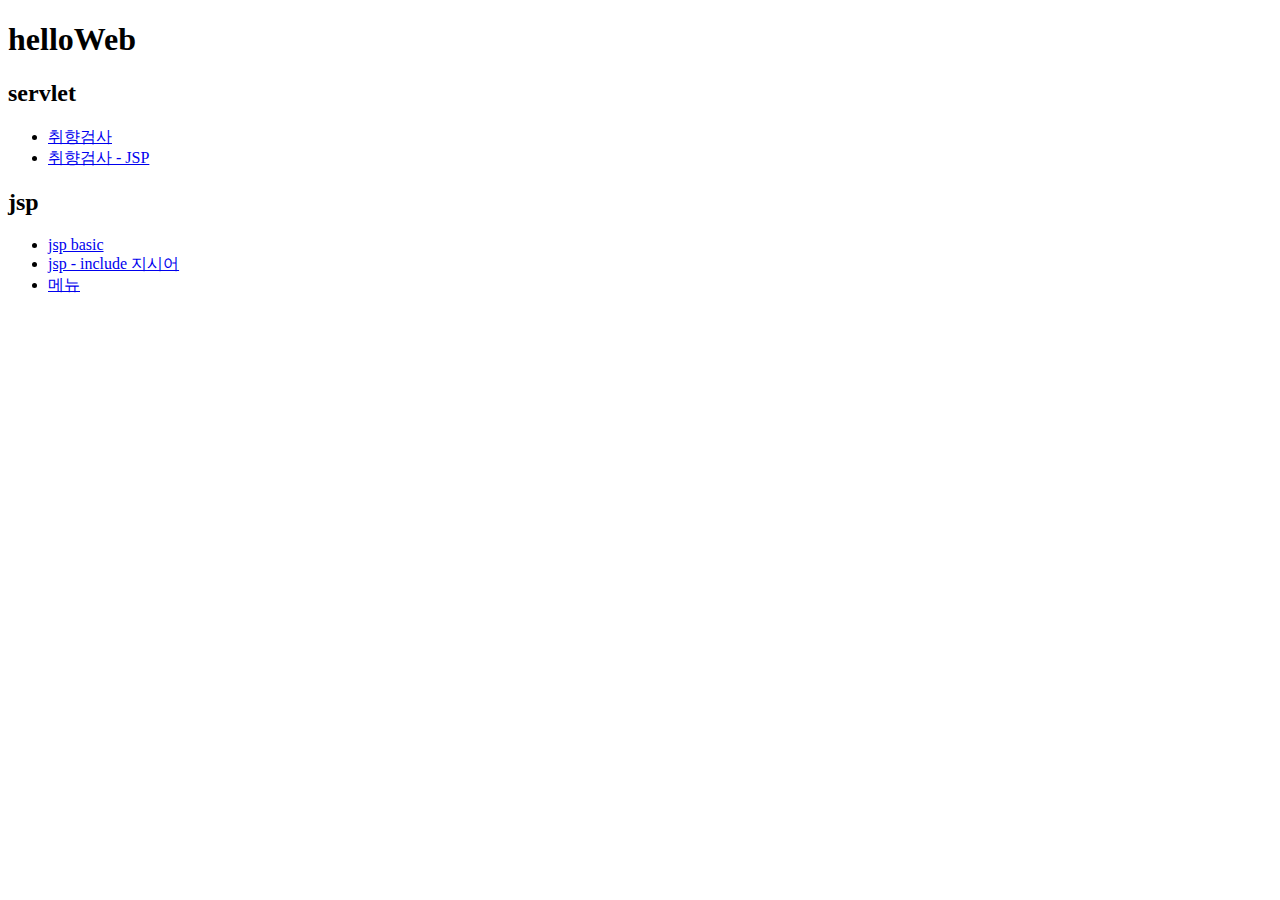
<file: 01_helloweb/src/main/webapp/index.html>
<!DOCTYPE html>
<html>
<head>
<meta charset="UTF-8">
<title>Insert title here</title>
</head>
<body>
	
	<h1>helloWeb</h1>
	<h2>servlet</h2>
	<!-- 
		/hello -> contextPath : 어플리케이션이 존재하는 경로
		
		browser에서 절대주소 작성 시 반드시 contextPath(webapp)부터 작성해 줘야 함.
		상대경로 방식으로 작성 시 : 현재 페이지(url)기준으로 보여지는 마지막 /의 위치가 현재값.
		정대경로는 항상 /contextPath로 시작
		상대경로는 /없이 시작함. 
		 
	 -->
	<ul>
		<li><a href="/hello/servlet/testPerson1.html">취향검사</a></li>
		<li><a href="servlet/testPerson2.html">취향검사 - JSP</a></li>
	</ul>

	<h2>jsp</h2>
	<ul>
		<li><a href="/hello/jsp/basic.jsp">jsp basic</a></li>
		<li><a href="/hello/jsp/include.jsp">jsp - include 지시어</a></li>
		<li><a href="/hello/menu/menu.jsp">메뉴</a></li>
	</ul>
	
</body>
</html>
</file>
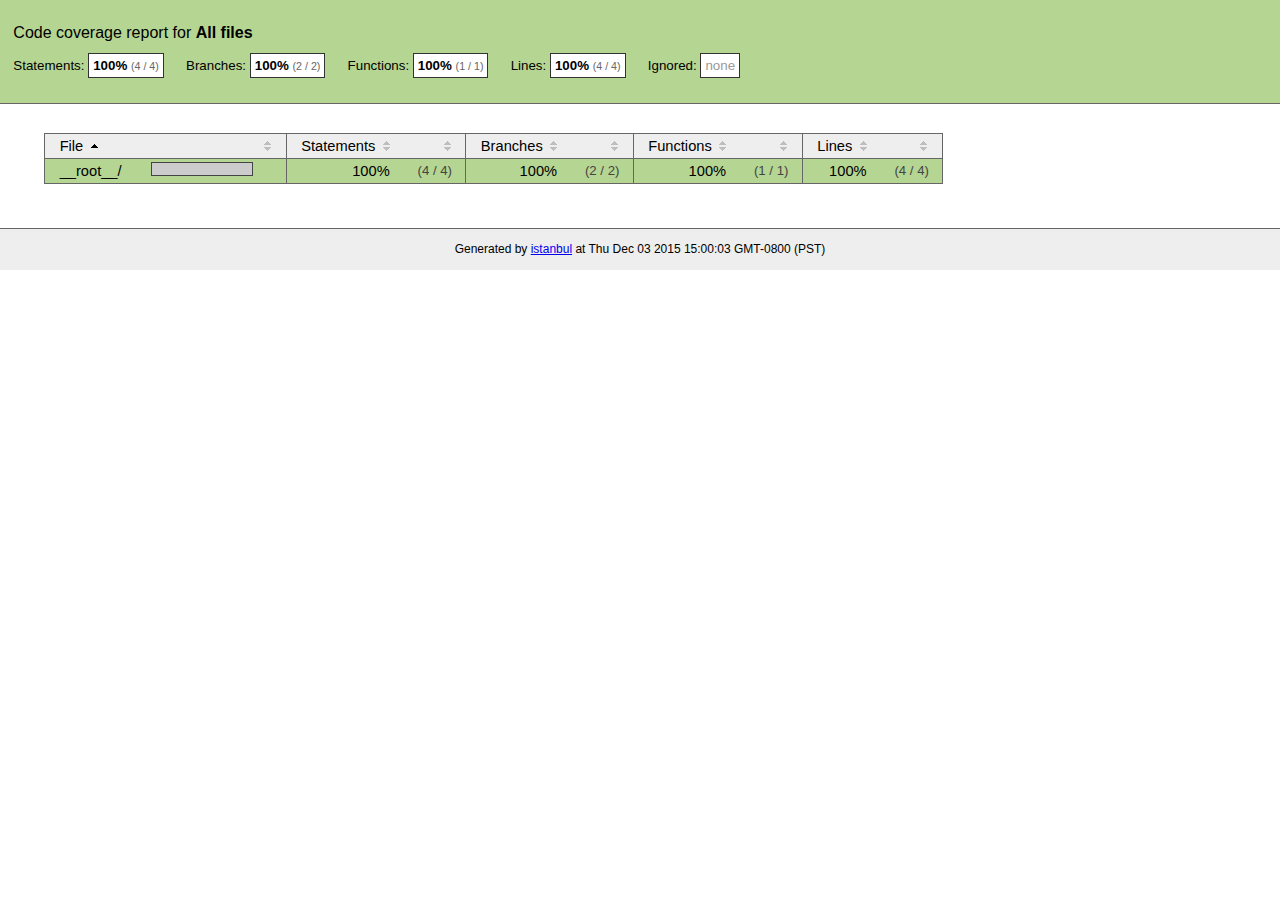
<file: .metadata/.plugins/org.eclipse.wildwebdeveloper.embedder.node/node-v16.13.0-win-x64/node_modules/npm/node_modules/unique-filename/coverage/index.html>
<!doctype html>
<html lang="en">
<head>
    <title>Code coverage report for All files</title>
    <meta charset="utf-8">
    <link rel="stylesheet" href="prettify.css">
    <link rel="stylesheet" href="base.css">
    <style type='text/css'>
        div.coverage-summary .sorter {
            background-image: url(sort-arrow-sprite.png);
        }
    </style>
</head>
<body>
<div class="header high">
    <h1>Code coverage report for <span class="entity">All files</span></h1>
    <h2>
        Statements: <span class="metric">100% <small>(4 / 4)</small></span> &nbsp;&nbsp;&nbsp;&nbsp;
        Branches: <span class="metric">100% <small>(2 / 2)</small></span> &nbsp;&nbsp;&nbsp;&nbsp;
        Functions: <span class="metric">100% <small>(1 / 1)</small></span> &nbsp;&nbsp;&nbsp;&nbsp;
        Lines: <span class="metric">100% <small>(4 / 4)</small></span> &nbsp;&nbsp;&nbsp;&nbsp;
        Ignored: <span class="metric"><span class="ignore-none">none</span></span> &nbsp;&nbsp;&nbsp;&nbsp;
    </h2>
    <div class="path"></div>
</div>
<div class="body">
<div class="coverage-summary">
<table>
<thead>
<tr>
   <th data-col="file" data-fmt="html" data-html="true" class="file">File</th>
   <th data-col="pic" data-type="number" data-fmt="html" data-html="true" class="pic"></th>
   <th data-col="statements" data-type="number" data-fmt="pct" class="pct">Statements</th>
   <th data-col="statements_raw" data-type="number" data-fmt="html" class="abs"></th>
   <th data-col="branches" data-type="number" data-fmt="pct" class="pct">Branches</th>
   <th data-col="branches_raw" data-type="number" data-fmt="html" class="abs"></th>
   <th data-col="functions" data-type="number" data-fmt="pct" class="pct">Functions</th>
   <th data-col="functions_raw" data-type="number" data-fmt="html" class="abs"></th>
   <th data-col="lines" data-type="number" data-fmt="pct" class="pct">Lines</th>
   <th data-col="lines_raw" data-type="number" data-fmt="html" class="abs"></th>
</tr>
</thead>
<tbody><tr>
	<td class="file high" data-value="__root__/"><a href="__root__/index.html">__root__/</a></td>
	<td data-value="100" class="pic high"><span class="cover-fill cover-full" style="width: 100px;"></span><span class="cover-empty" style="width:0px;"></span></td>
	<td data-value="100" class="pct high">100%</td>
	<td data-value="4" class="abs high">(4&nbsp;/&nbsp;4)</td>
	<td data-value="100" class="pct high">100%</td>
	<td data-value="2" class="abs high">(2&nbsp;/&nbsp;2)</td>
	<td data-value="100" class="pct high">100%</td>
	<td data-value="1" class="abs high">(1&nbsp;/&nbsp;1)</td>
	<td data-value="100" class="pct high">100%</td>
	<td data-value="4" class="abs high">(4&nbsp;/&nbsp;4)</td>
	</tr>

</tbody>
</table>
</div>
</div>
<div class="footer">
    <div class="meta">Generated by <a href="http://istanbul-js.org/" target="_blank">istanbul</a> at Thu Dec 03 2015 15:00:03 GMT-0800 (PST)</div>
</div>
<script src="prettify.js"></script>
<script>
window.onload = function () {
        if (typeof prettyPrint === 'function') {
            prettyPrint();
        }
};
</script>
<script src="sorter.js"></script>
</body>
</html>
</file>
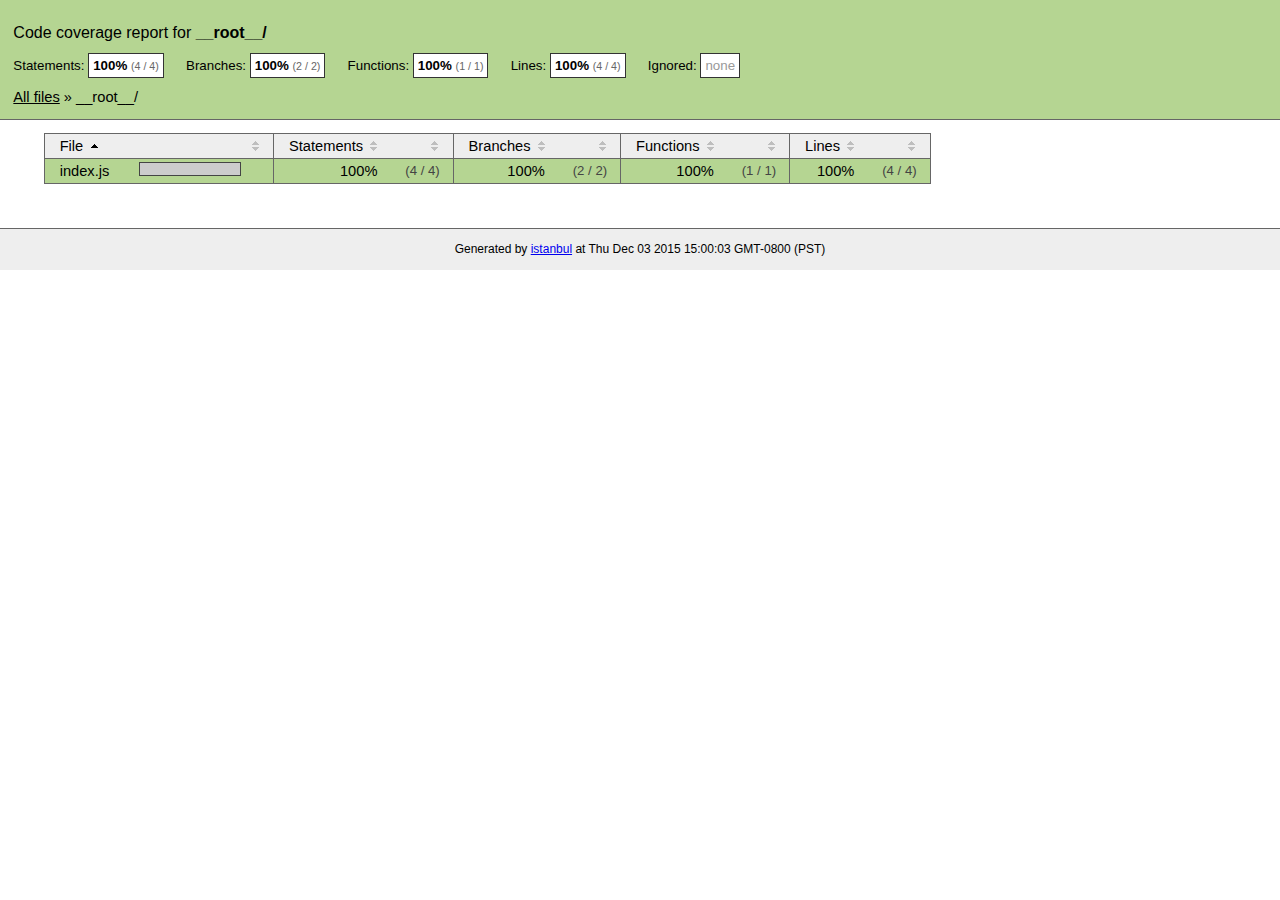
<file: .metadata/.plugins/org.eclipse.wildwebdeveloper.embedder.node/node-v16.13.0-win-x64/node_modules/npm/node_modules/unique-filename/coverage/__root__/index.html>
<!doctype html>
<html lang="en">
<head>
    <title>Code coverage report for __root__/</title>
    <meta charset="utf-8">
    <link rel="stylesheet" href="../prettify.css">
    <link rel="stylesheet" href="../base.css">
    <style type='text/css'>
        div.coverage-summary .sorter {
            background-image: url(../sort-arrow-sprite.png);
        }
    </style>
</head>
<body>
<div class="header high">
    <h1>Code coverage report for <span class="entity">__root__/</span></h1>
    <h2>
        Statements: <span class="metric">100% <small>(4 / 4)</small></span> &nbsp;&nbsp;&nbsp;&nbsp;
        Branches: <span class="metric">100% <small>(2 / 2)</small></span> &nbsp;&nbsp;&nbsp;&nbsp;
        Functions: <span class="metric">100% <small>(1 / 1)</small></span> &nbsp;&nbsp;&nbsp;&nbsp;
        Lines: <span class="metric">100% <small>(4 / 4)</small></span> &nbsp;&nbsp;&nbsp;&nbsp;
        Ignored: <span class="metric"><span class="ignore-none">none</span></span> &nbsp;&nbsp;&nbsp;&nbsp;
    </h2>
    <div class="path"><a href="../index.html">All files</a> &#187; __root__/</div>
</div>
<div class="body">
<div class="coverage-summary">
<table>
<thead>
<tr>
   <th data-col="file" data-fmt="html" data-html="true" class="file">File</th>
   <th data-col="pic" data-type="number" data-fmt="html" data-html="true" class="pic"></th>
   <th data-col="statements" data-type="number" data-fmt="pct" class="pct">Statements</th>
   <th data-col="statements_raw" data-type="number" data-fmt="html" class="abs"></th>
   <th data-col="branches" data-type="number" data-fmt="pct" class="pct">Branches</th>
   <th data-col="branches_raw" data-type="number" data-fmt="html" class="abs"></th>
   <th data-col="functions" data-type="number" data-fmt="pct" class="pct">Functions</th>
   <th data-col="functions_raw" data-type="number" data-fmt="html" class="abs"></th>
   <th data-col="lines" data-type="number" data-fmt="pct" class="pct">Lines</th>
   <th data-col="lines_raw" data-type="number" data-fmt="html" class="abs"></th>
</tr>
</thead>
<tbody><tr>
	<td class="file high" data-value="index.js"><a href="index.js.html">index.js</a></td>
	<td data-value="100" class="pic high"><span class="cover-fill cover-full" style="width: 100px;"></span><span class="cover-empty" style="width:0px;"></span></td>
	<td data-value="100" class="pct high">100%</td>
	<td data-value="4" class="abs high">(4&nbsp;/&nbsp;4)</td>
	<td data-value="100" class="pct high">100%</td>
	<td data-value="2" class="abs high">(2&nbsp;/&nbsp;2)</td>
	<td data-value="100" class="pct high">100%</td>
	<td data-value="1" class="abs high">(1&nbsp;/&nbsp;1)</td>
	<td data-value="100" class="pct high">100%</td>
	<td data-value="4" class="abs high">(4&nbsp;/&nbsp;4)</td>
	</tr>

</tbody>
</table>
</div>
</div>
<div class="footer">
    <div class="meta">Generated by <a href="http://istanbul-js.org/" target="_blank">istanbul</a> at Thu Dec 03 2015 15:00:03 GMT-0800 (PST)</div>
</div>
<script src="../prettify.js"></script>
<script>
window.onload = function () {
        if (typeof prettyPrint === 'function') {
            prettyPrint();
        }
};
</script>
<script src="../sorter.js"></script>
</body>
</html>
</file>
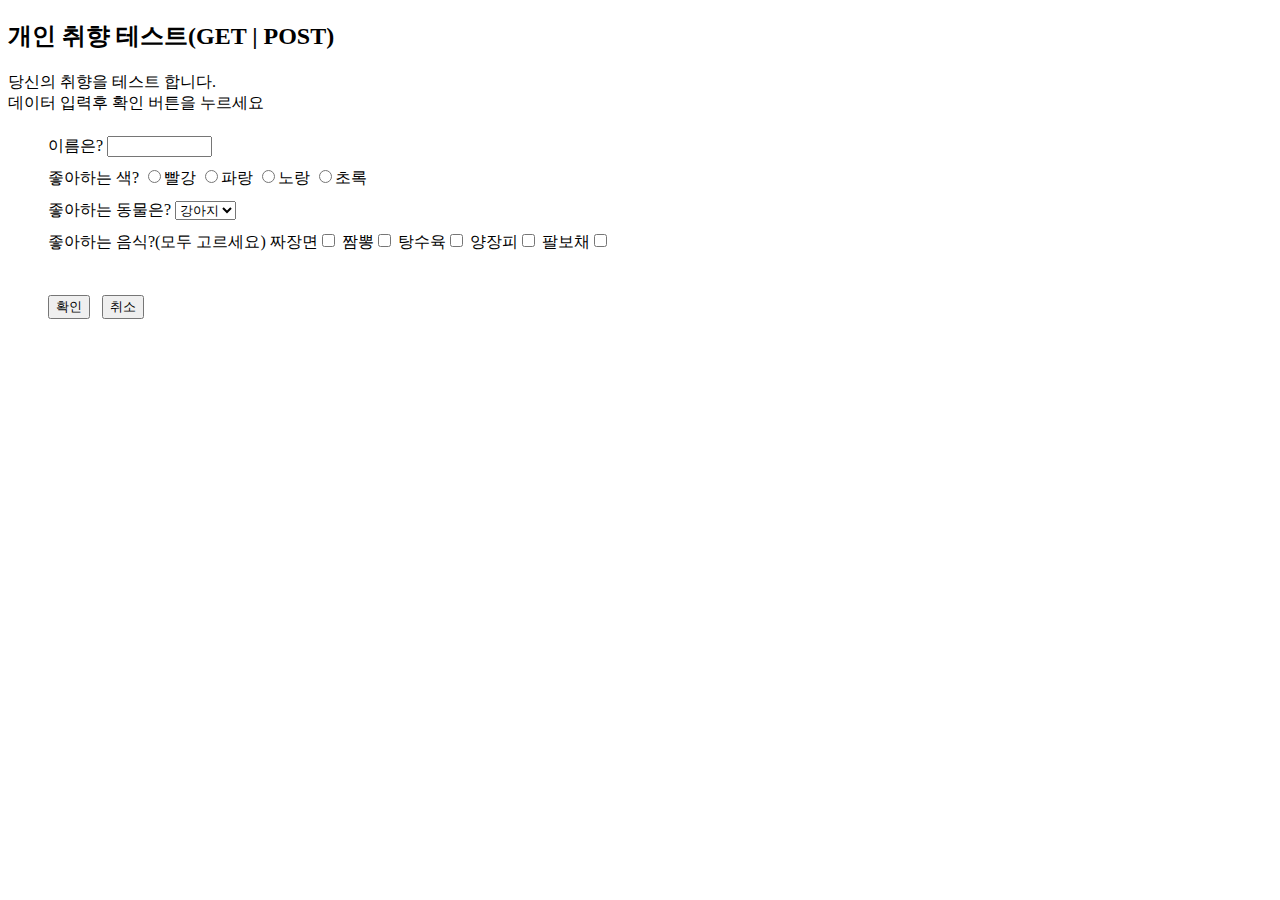
<file: 01_helloweb/src/main/webapp/servlet/testPerson1.html>
<!DOCTYPE html>
<html>
<head>
<meta charset="UTF-8">
<title>Insert title here</title>
</head>
<body>
<h2>개인 취향 테스트(GET | POST)</h2>
   당신의 취향을 테스트 합니다.<br/>
   데이터 입력후 확인 버튼을 누르세요<br/>

   
   <form name="personFrm" action="/hello/testPerson1.do" method="post"> 
    <ul style="list-style: none; line-height: 200%;">
      <li>이름은? 
         <input type="text" name="name" size="10" required/>
      </li>
      <li>좋아하는 색?
         <input type="radio" id="red" name="color" value="빨강" required/><label for="red">빨강</label>
         <input type="radio" id="blue" name="color" value="파랑" /><label for="blue">파랑</label>
         <input type="radio" id="yellow" name="color" value="노랑" /><label for="yellow">노랑</label>
         <input type="radio" id="green" name="color" value="초록" /><label for="green">초록</label>
      </li>
      <li>좋아하는 동물은?
         <select name="animal">
            <option value="강아지">강아지</option>
            <option value="고양이">고양이</option>
            <option value="병아리">병아리</option>
         </select>   
      </li>
      <li>좋아하는 음식?(모두 고르세요)
         <label for="food1">짜장면</label><input type="checkbox" name="food" id="food1" value="짜장면" />
         <label for="food2">짬뽕</label><input type="checkbox" name="food" id="food2" value="짬뽕" />
         <label for="food3">탕수육</label><input type="checkbox" name="food" id="food3" value="탕수육" />
         <label for="food4">양장피</label><input type="checkbox" name="food" id="food4" value="양장피" />
         <label for="food5">팔보채</label><input type="checkbox" name="food" id="food5" value="팔보채" /> 
      </li>
      <li>
         <br/>
         <input type="submit" id="btnOK" value="확인"  />&nbsp;&nbsp; 
         <input type="reset"  value="취소" />
      </li>
      
    </ul>
   
   </form>

</body>
</html>
</file>
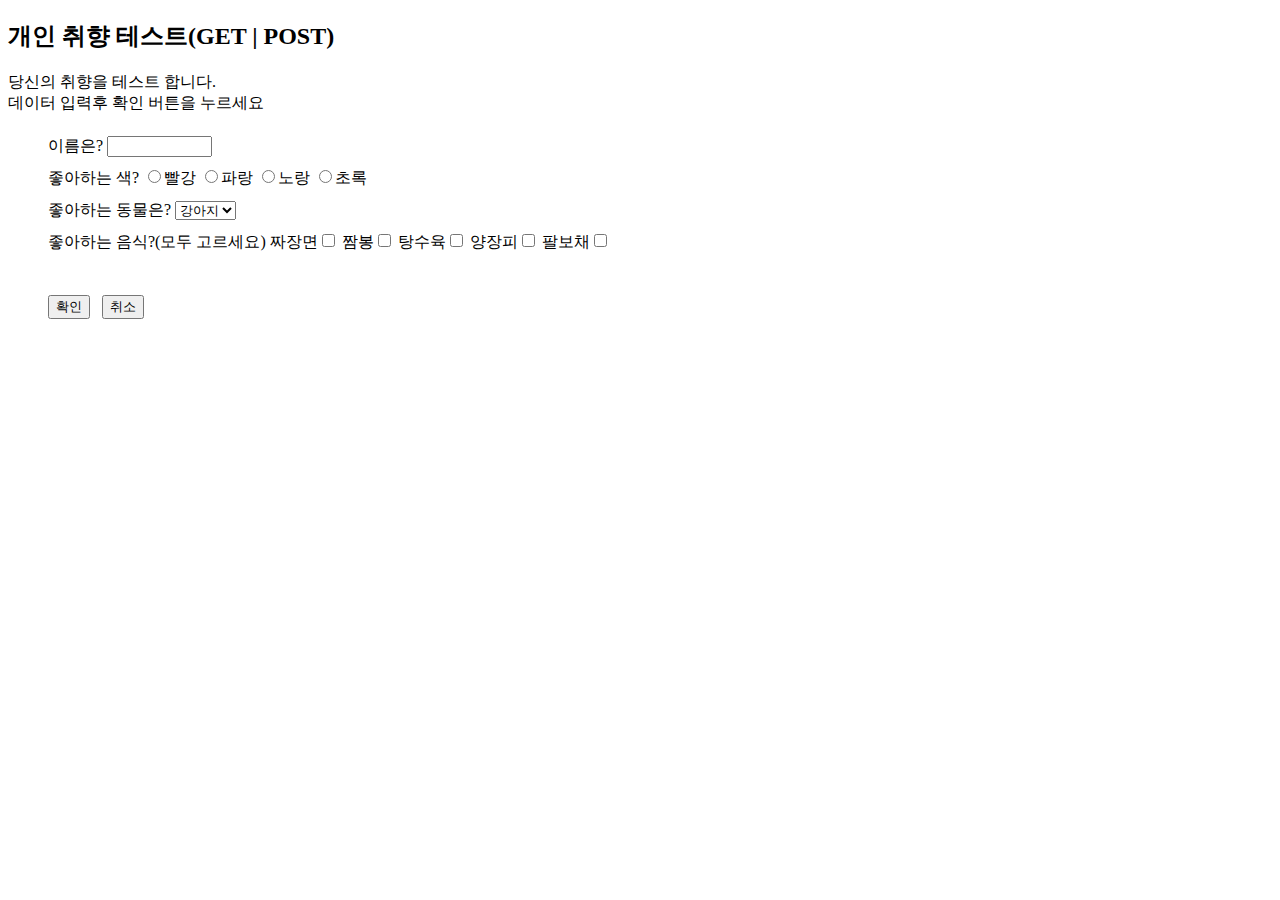
<file: 01_helloweb/src/main/webapp/servlet/testPerson2.html>
<!DOCTYPE html>
<html>
<head>
<meta charset="UTF-8">
<title>Insert title here</title>
</head>
<body>
<h2>개인 취향 테스트(GET | POST)</h2>
   당신의 취향을 테스트 합니다.<br/>
   데이터 입력후 확인 버튼을 누르세요<br/>

   
   <form name="personFrm" action="../testPerson2.do" method="post"> 
    <ul style="list-style: none; line-height: 200%;">
      <li>이름은? 
         <input type="text" name="name" size="10" required/>
      </li>
      <li>좋아하는 색?
         <input type="radio" id="red" name="color" value="빨강" required/><label for="red">빨강</label>
         <input type="radio" id="blue" name="color" value="파랑" /><label for="blue">파랑</label>
         <input type="radio" id="yellow" name="color" value="노랑" /><label for="yellow">노랑</label>
         <input type="radio" id="green" name="color" value="초록" /><label for="green">초록</label>
      </li>
      <li>좋아하는 동물은?
         <select name="animal">
            <option value="강아지">강아지</option>
            <option value="고양이">고양이</option>
            <option value="병아리">병아리</option>
         </select>   
      </li>
      <li>좋아하는 음식?(모두 고르세요)
         <label for="food1">짜장면</label><input type="checkbox" name="food" id="food1" value="짜장면" />
         <label for="food2">짬봉</label><input type="checkbox" name="food" id="food2" value="짬봉" />
         <label for="food3">탕수육</label><input type="checkbox" name="food" id="food3" value="탕수육" />
         <label for="food4">양장피</label><input type="checkbox" name="food" id="food4" value="양장피" />
         <label for="food5">팔보채</label><input type="checkbox" name="food" id="food5" value="팔보채" /> 
      </li>
      <li>
         <br/>
         <input type="submit" id="btnOK" value="확인"  />&nbsp;&nbsp; 
         <input type="reset"  value="취소" />
      </li>
      
    </ul>
   
   </form>
</body>
</html>
</file>
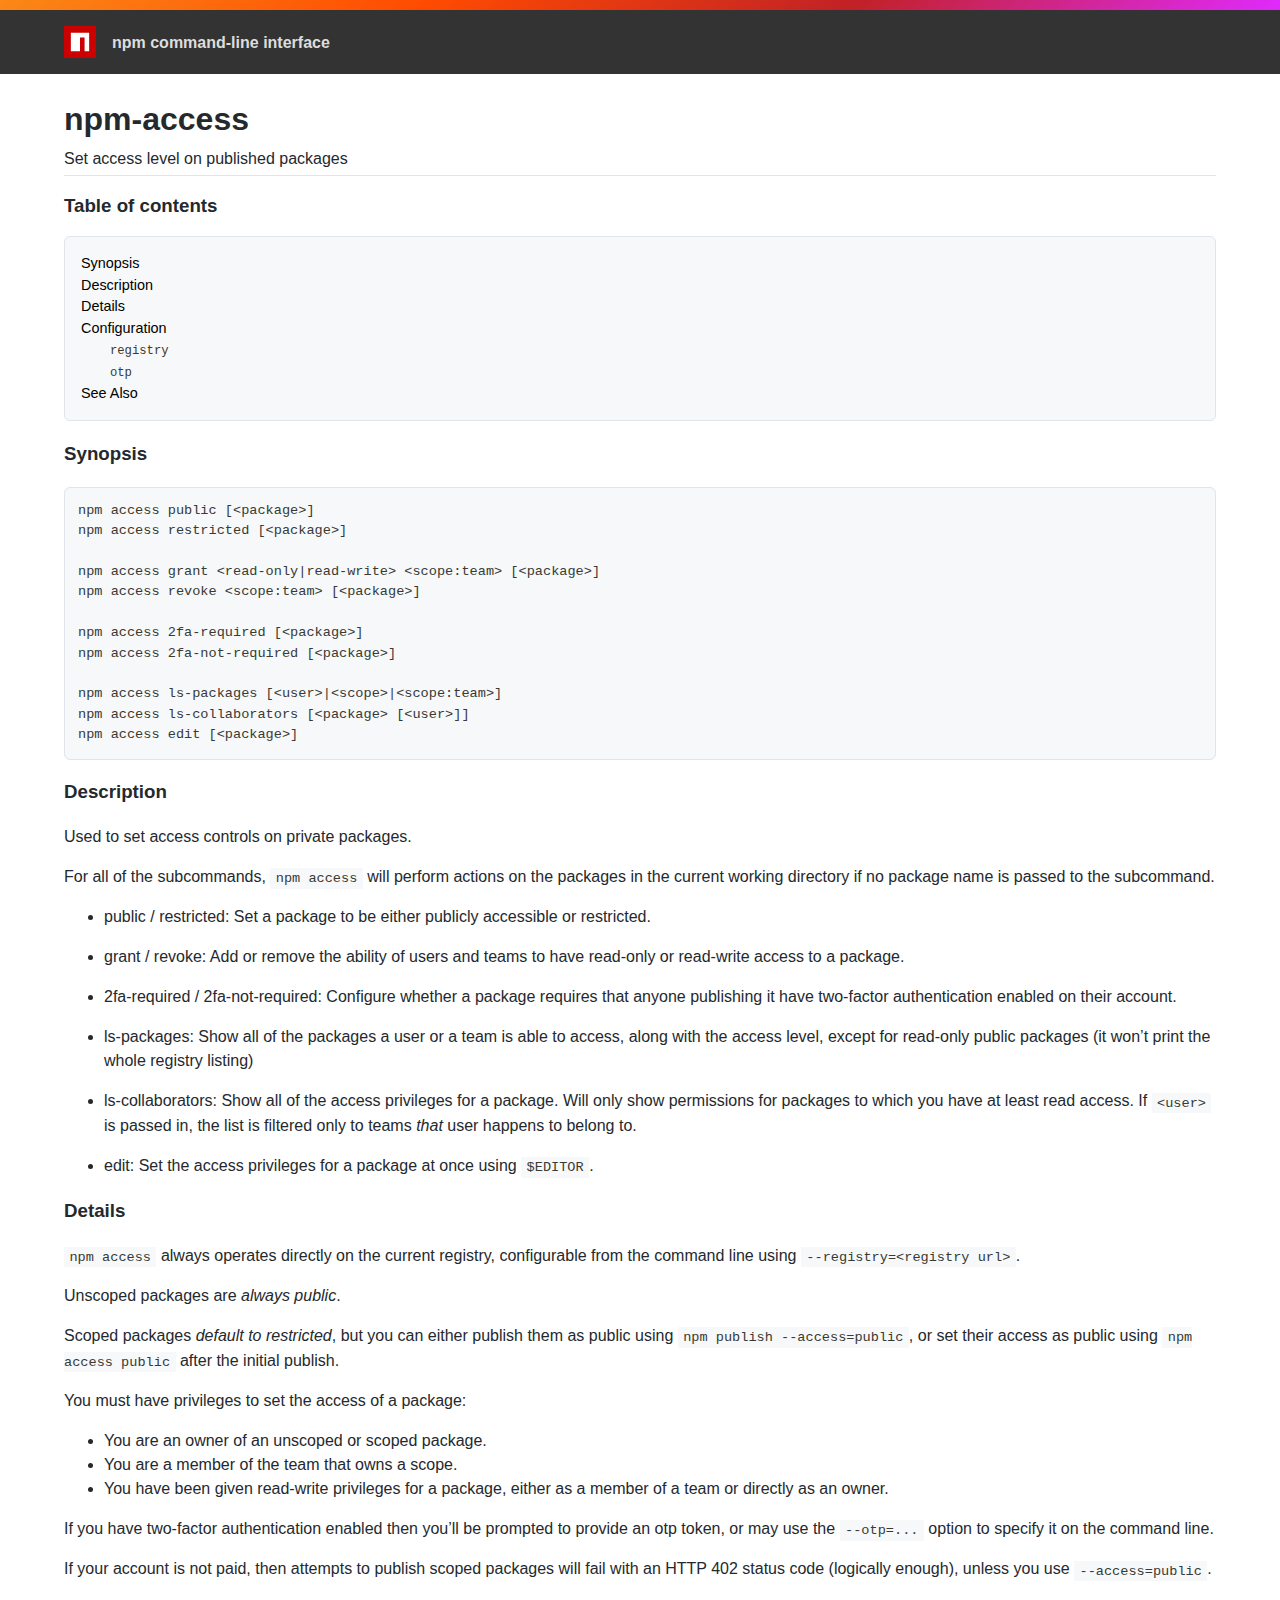
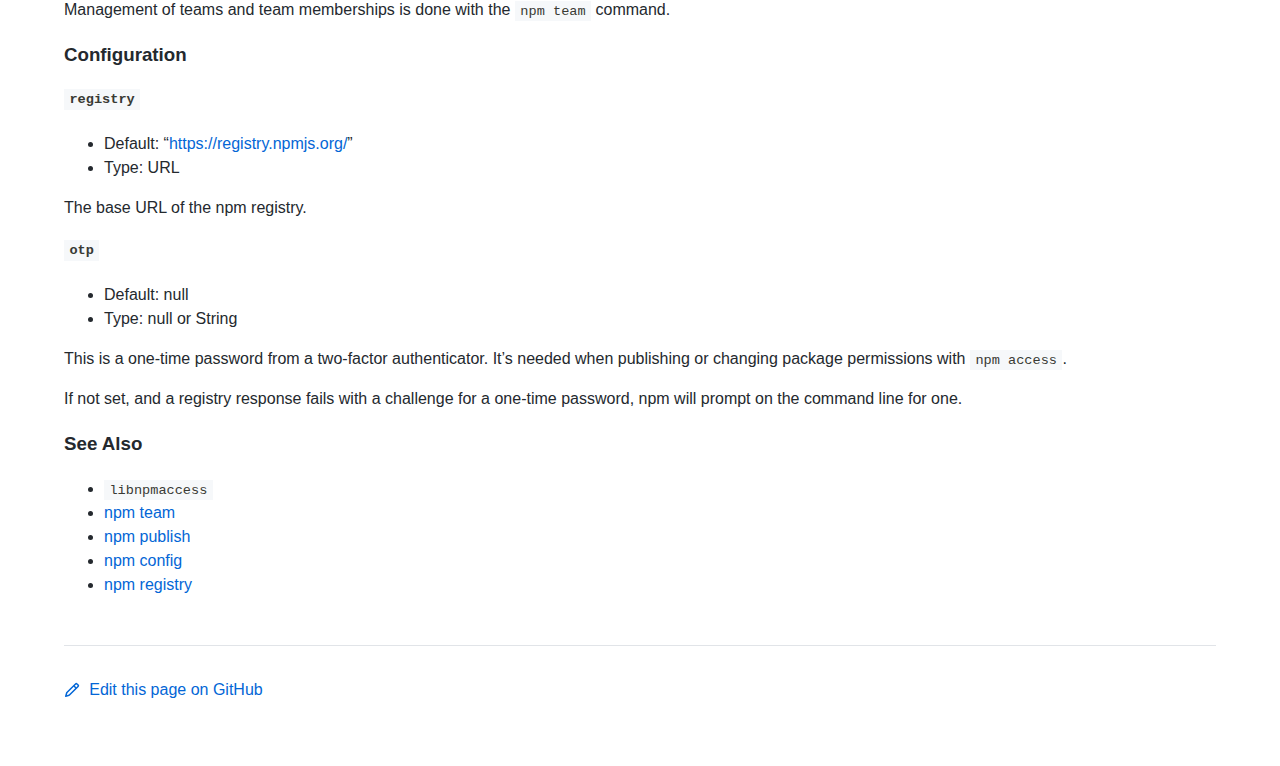
<file: .metadata/.plugins/org.eclipse.wildwebdeveloper.embedder.node/node-v16.13.0-win-x64/node_modules/npm/docs/output/commands/npm-access.html>
<html><head>
<title>npm-access</title>
<style>
body {
    background-color: #ffffff;
    color: #24292e;

    margin: 0;

    line-height: 1.5;

    font-family: -apple-system, BlinkMacSystemFont, "Segoe UI", Helvetica, Arial, sans-serif, "Apple Color Emoji", "Segoe UI Emoji";
}
#rainbar {
    height: 10px;
    background-image: linear-gradient(139deg, #fb8817, #ff4b01, #c12127, #e02aff);
}

a {
    text-decoration: none;
    color: #0366d6;
}
a:hover {
    text-decoration: underline;
}

pre {
    margin: 1em 0px;
    padding: 1em;
    border: solid 1px #e1e4e8;
    border-radius: 6px;

    display: block;
    overflow: auto;

    white-space: pre;

    background-color: #f6f8fa;
    color: #393a34;
}
code {
    font-family: SFMono-Regular, Consolas, "Liberation Mono", Menlo, Courier, monospace;
    font-size: 85%;
    padding: 0.2em 0.4em;
    background-color: #f6f8fa;
    color: #393a34;
}
pre > code {
    padding: 0;
    background-color: inherit;
    color: inherit;
}
h1, h2, h3 {
    font-weight: 600;
}

#logobar {
    background-color: #333333;
    margin: 0 auto;
    padding: 1em 4em;
}
#logobar .logo {
    float: left;
}
#logobar .title {
    font-weight: 600;
    color: #dddddd;
    float: left;
    margin: 5px 0 0 1em;
}
#logobar:after {
    content: "";
    display: block;
    clear: both;
}

#content {
    margin: 0 auto;
    padding: 0 4em;
}

#table_of_contents > h2 {
    font-size: 1.17em;
}
#table_of_contents ul:first-child {
    border: solid 1px #e1e4e8;
    border-radius: 6px;
    padding: 1em;
    background-color: #f6f8fa;
    color: #393a34;
}
#table_of_contents ul {
    list-style-type: none;
    padding-left: 1.5em;
}
#table_of_contents li {
    font-size: 0.9em;
}
#table_of_contents li a {
    color: #000000;
}

header.title {
    border-bottom: solid 1px #e1e4e8;
}
header.title > h1 {
    margin-bottom: 0.25em;
}
header.title > .description {
    display: block;
    margin-bottom: 0.5em;
    line-height: 1;
}

footer#edit {
    border-top: solid 1px #e1e4e8;
    margin: 3em 0 4em 0;
    padding-top: 2em;
}
</style>
</head>
<body>
<div id="banner">
<div id="rainbar"></div>
<div id="logobar">
<svg class="logo" role="img" height="32" width="32" viewBox="0 0 700 700">
<polygon fill="#cb0000" points="0,700 700,700 700,0 0,0"></polygon>
<polygon fill="#ffffff" points="150,550 350,550 350,250 450,250 450,550 550,550 550,150 150,150"></polygon>
</svg>
<div class="title">
npm command-line interface
</div>
</div>
</div>

<section id="content">
<header class="title">
<h1 id="npm-access">npm-access</h1>
<span class="description">Set access level on published packages</span>
</header>

<section id="table_of_contents">
<h2 id="table-of-contents">Table of contents</h2>
<div id="_table_of_contents"><ul><li><a href="#synopsis">Synopsis</a></li><li><a href="#description">Description</a></li><li><a href="#details">Details</a></li><li><a href="#configuration">Configuration</a></li><ul><li><a href="#registry"><code>registry</code></a></li><li><a href="#otp"><code>otp</code></a></li></ul><li><a href="#see-also">See Also</a></li></ul></div>
</section>

<div id="_content"><h3 id="synopsis">Synopsis</h3>
<pre lang="bash"><code>npm access public [&lt;package&gt;]
npm access restricted [&lt;package&gt;]

npm access grant &lt;read-only|read-write&gt; &lt;scope:team&gt; [&lt;package&gt;]
npm access revoke &lt;scope:team&gt; [&lt;package&gt;]

npm access 2fa-required [&lt;package&gt;]
npm access 2fa-not-required [&lt;package&gt;]

npm access ls-packages [&lt;user&gt;|&lt;scope&gt;|&lt;scope:team&gt;]
npm access ls-collaborators [&lt;package&gt; [&lt;user&gt;]]
npm access edit [&lt;package&gt;]
</code></pre>
<h3 id="description">Description</h3>
<p>Used to set access controls on private packages.</p>
<p>For all of the subcommands, <code>npm access</code> will perform actions on the packages
in the current working directory if no package name is passed to the
subcommand.</p>
<ul>
<li>
<p>public / restricted:
Set a package to be either publicly accessible or restricted.</p>
</li>
<li>
<p>grant / revoke:
Add or remove the ability of users and teams to have read-only or read-write
access to a package.</p>
</li>
<li>
<p>2fa-required / 2fa-not-required:
Configure whether a package requires that anyone publishing it have two-factor
authentication enabled on their account.</p>
</li>
<li>
<p>ls-packages:
Show all of the packages a user or a team is able to access, along with the
access level, except for read-only public packages (it won’t print the whole
registry listing)</p>
</li>
<li>
<p>ls-collaborators:
Show all of the access privileges for a package. Will only show permissions
for packages to which you have at least read access. If <code>&lt;user&gt;</code> is passed in,
the list is filtered only to teams <em>that</em> user happens to belong to.</p>
</li>
<li>
<p>edit:
Set the access privileges for a package at once using <code>$EDITOR</code>.</p>
</li>
</ul>
<h3 id="details">Details</h3>
<p><code>npm access</code> always operates directly on the current registry, configurable
from the command line using <code>--registry=&lt;registry url&gt;</code>.</p>
<p>Unscoped packages are <em>always public</em>.</p>
<p>Scoped packages <em>default to restricted</em>, but you can either publish them as
public using <code>npm publish --access=public</code>, or set their access as public using
<code>npm access public</code> after the initial publish.</p>
<p>You must have privileges to set the access of a package:</p>
<ul>
<li>You are an owner of an unscoped or scoped package.</li>
<li>You are a member of the team that owns a scope.</li>
<li>You have been given read-write privileges for a package, either as a member
of a team or directly as an owner.</li>
</ul>
<p>If you have two-factor authentication enabled then you’ll be prompted to
provide an otp token, or may use the <code>--otp=...</code> option to specify it on
the command line.</p>
<p>If your account is not paid, then attempts to publish scoped packages will
fail with an HTTP 402 status code (logically enough), unless you use
<code>--access=public</code>.</p>
<p>Management of teams and team memberships is done with the <code>npm team</code> command.</p>
<h3 id="configuration">Configuration</h3>
<!-- raw HTML omitted -->
<!-- raw HTML omitted -->
<!-- raw HTML omitted -->
<h4 id="registry"><code>registry</code></h4>
<ul>
<li>Default: “<a href="https://registry.npmjs.org/">https://registry.npmjs.org/</a>”</li>
<li>Type: URL</li>
</ul>
<p>The base URL of the npm registry.</p>
<!-- raw HTML omitted -->
<!-- raw HTML omitted -->
<h4 id="otp"><code>otp</code></h4>
<ul>
<li>Default: null</li>
<li>Type: null or String</li>
</ul>
<p>This is a one-time password from a two-factor authenticator. It’s needed
when publishing or changing package permissions with <code>npm access</code>.</p>
<p>If not set, and a registry response fails with a challenge for a one-time
password, npm will prompt on the command line for one.</p>
<!-- raw HTML omitted -->
<!-- raw HTML omitted -->
<!-- raw HTML omitted -->
<h3 id="see-also">See Also</h3>
<ul>
<li><a href="https://npm.im/libnpmaccess"><code>libnpmaccess</code></a></li>
<li><a href="../commands/npm-team.html">npm team</a></li>
<li><a href="../commands/npm-publish.html">npm publish</a></li>
<li><a href="../commands/npm-config.html">npm config</a></li>
<li><a href="../using-npm/registry.html">npm registry</a></li>
</ul>
</div>

<footer id="edit">
<a href="https://github.com/npm/cli/edit/latest/docs/content/commands/npm-access.md">
<svg role="img" viewBox="0 0 16 16" width="16" height="16" fill="currentcolor" style="vertical-align: text-bottom; margin-right: 0.3em;">
<path fill-rule="evenodd" d="M11.013 1.427a1.75 1.75 0 012.474 0l1.086 1.086a1.75 1.75 0 010 2.474l-8.61 8.61c-.21.21-.47.364-.756.445l-3.251.93a.75.75 0 01-.927-.928l.929-3.25a1.75 1.75 0 01.445-.758l8.61-8.61zm1.414 1.06a.25.25 0 00-.354 0L10.811 3.75l1.439 1.44 1.263-1.263a.25.25 0 000-.354l-1.086-1.086zM11.189 6.25L9.75 4.81l-6.286 6.287a.25.25 0 00-.064.108l-.558 1.953 1.953-.558a.249.249 0 00.108-.064l6.286-6.286z"></path>
</svg>
Edit this page on GitHub
</a>
</footer>
</section>



</body></html>
</file>
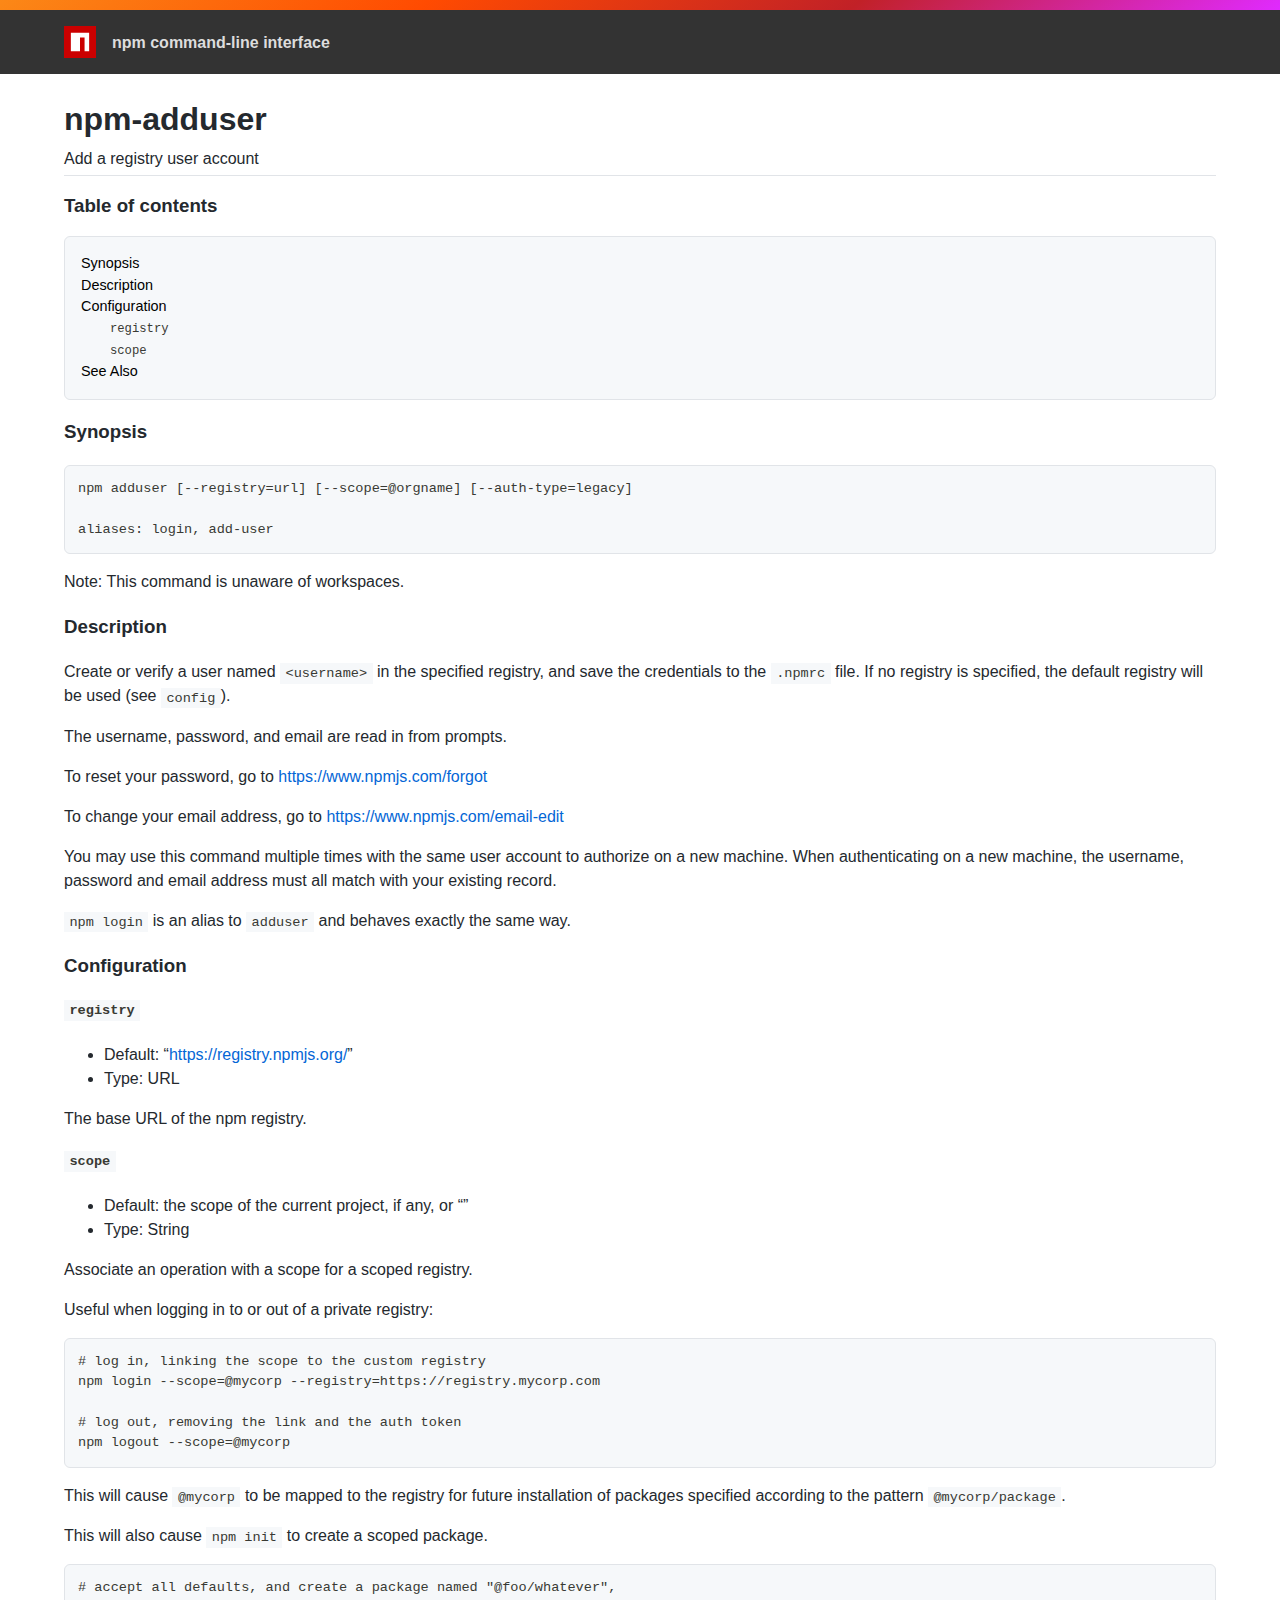
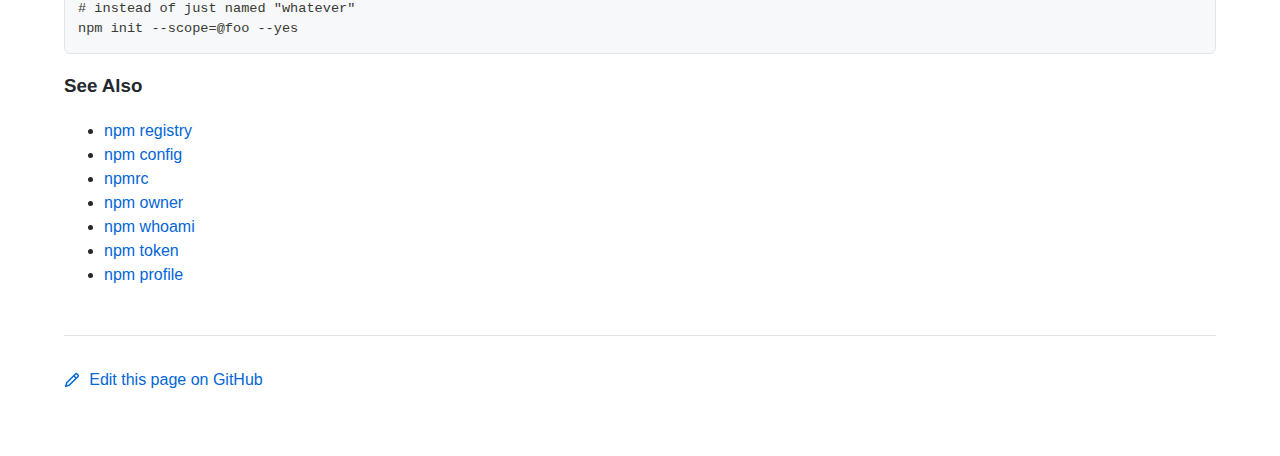
<file: .metadata/.plugins/org.eclipse.wildwebdeveloper.embedder.node/node-v16.13.0-win-x64/node_modules/npm/docs/output/commands/npm-adduser.html>
<html><head>
<title>npm-adduser</title>
<style>
body {
    background-color: #ffffff;
    color: #24292e;

    margin: 0;

    line-height: 1.5;

    font-family: -apple-system, BlinkMacSystemFont, "Segoe UI", Helvetica, Arial, sans-serif, "Apple Color Emoji", "Segoe UI Emoji";
}
#rainbar {
    height: 10px;
    background-image: linear-gradient(139deg, #fb8817, #ff4b01, #c12127, #e02aff);
}

a {
    text-decoration: none;
    color: #0366d6;
}
a:hover {
    text-decoration: underline;
}

pre {
    margin: 1em 0px;
    padding: 1em;
    border: solid 1px #e1e4e8;
    border-radius: 6px;

    display: block;
    overflow: auto;

    white-space: pre;

    background-color: #f6f8fa;
    color: #393a34;
}
code {
    font-family: SFMono-Regular, Consolas, "Liberation Mono", Menlo, Courier, monospace;
    font-size: 85%;
    padding: 0.2em 0.4em;
    background-color: #f6f8fa;
    color: #393a34;
}
pre > code {
    padding: 0;
    background-color: inherit;
    color: inherit;
}
h1, h2, h3 {
    font-weight: 600;
}

#logobar {
    background-color: #333333;
    margin: 0 auto;
    padding: 1em 4em;
}
#logobar .logo {
    float: left;
}
#logobar .title {
    font-weight: 600;
    color: #dddddd;
    float: left;
    margin: 5px 0 0 1em;
}
#logobar:after {
    content: "";
    display: block;
    clear: both;
}

#content {
    margin: 0 auto;
    padding: 0 4em;
}

#table_of_contents > h2 {
    font-size: 1.17em;
}
#table_of_contents ul:first-child {
    border: solid 1px #e1e4e8;
    border-radius: 6px;
    padding: 1em;
    background-color: #f6f8fa;
    color: #393a34;
}
#table_of_contents ul {
    list-style-type: none;
    padding-left: 1.5em;
}
#table_of_contents li {
    font-size: 0.9em;
}
#table_of_contents li a {
    color: #000000;
}

header.title {
    border-bottom: solid 1px #e1e4e8;
}
header.title > h1 {
    margin-bottom: 0.25em;
}
header.title > .description {
    display: block;
    margin-bottom: 0.5em;
    line-height: 1;
}

footer#edit {
    border-top: solid 1px #e1e4e8;
    margin: 3em 0 4em 0;
    padding-top: 2em;
}
</style>
</head>
<body>
<div id="banner">
<div id="rainbar"></div>
<div id="logobar">
<svg class="logo" role="img" height="32" width="32" viewBox="0 0 700 700">
<polygon fill="#cb0000" points="0,700 700,700 700,0 0,0"></polygon>
<polygon fill="#ffffff" points="150,550 350,550 350,250 450,250 450,550 550,550 550,150 150,150"></polygon>
</svg>
<div class="title">
npm command-line interface
</div>
</div>
</div>

<section id="content">
<header class="title">
<h1 id="npm-adduser">npm-adduser</h1>
<span class="description">Add a registry user account</span>
</header>

<section id="table_of_contents">
<h2 id="table-of-contents">Table of contents</h2>
<div id="_table_of_contents"><ul><li><a href="#synopsis">Synopsis</a></li><li><a href="#description">Description</a></li><li><a href="#configuration">Configuration</a></li><ul><li><a href="#registry"><code>registry</code></a></li><li><a href="#scope"><code>scope</code></a></li></ul><li><a href="#see-also">See Also</a></li></ul></div>
</section>

<div id="_content"><h3 id="synopsis">Synopsis</h3>
<pre lang="bash"><code>npm adduser [--registry=url] [--scope=@orgname] [--auth-type=legacy]

aliases: login, add-user
</code></pre>
<p>Note: This command is unaware of workspaces.</p>
<h3 id="description">Description</h3>
<p>Create or verify a user named <code>&lt;username&gt;</code> in the specified registry, and
save the credentials to the <code>.npmrc</code> file. If no registry is specified,
the default registry will be used (see <a href="../using-npm/config.html"><code>config</code></a>).</p>
<p>The username, password, and email are read in from prompts.</p>
<p>To reset your password, go to <a href="https://www.npmjs.com/forgot">https://www.npmjs.com/forgot</a></p>
<p>To change your email address, go to <a href="https://www.npmjs.com/email-edit">https://www.npmjs.com/email-edit</a></p>
<p>You may use this command multiple times with the same user account to
authorize on a new machine.  When authenticating on a new machine,
the username, password and email address must all match with
your existing record.</p>
<p><code>npm login</code> is an alias to <code>adduser</code> and behaves exactly the same way.</p>
<h3 id="configuration">Configuration</h3>
<!-- raw HTML omitted -->
<!-- raw HTML omitted -->
<!-- raw HTML omitted -->
<h4 id="registry"><code>registry</code></h4>
<ul>
<li>Default: “<a href="https://registry.npmjs.org/">https://registry.npmjs.org/</a>”</li>
<li>Type: URL</li>
</ul>
<p>The base URL of the npm registry.</p>
<!-- raw HTML omitted -->
<!-- raw HTML omitted -->
<h4 id="scope"><code>scope</code></h4>
<ul>
<li>Default: the scope of the current project, if any, or “”</li>
<li>Type: String</li>
</ul>
<p>Associate an operation with a scope for a scoped registry.</p>
<p>Useful when logging in to or out of a private registry:</p>
<pre><code># log in, linking the scope to the custom registry
npm login --scope=@mycorp --registry=https://registry.mycorp.com

# log out, removing the link and the auth token
npm logout --scope=@mycorp
</code></pre>
<p>This will cause <code>@mycorp</code> to be mapped to the registry for future
installation of packages specified according to the pattern
<code>@mycorp/package</code>.</p>
<p>This will also cause <code>npm init</code> to create a scoped package.</p>
<pre><code># accept all defaults, and create a package named "@foo/whatever",
# instead of just named "whatever"
npm init --scope=@foo --yes
</code></pre>
<!-- raw HTML omitted -->
<!-- raw HTML omitted -->
<!-- raw HTML omitted -->
<h3 id="see-also">See Also</h3>
<ul>
<li><a href="../using-npm/registry.html">npm registry</a></li>
<li><a href="../commands/npm-config.html">npm config</a></li>
<li><a href="../configuring-npm/npmrc.html">npmrc</a></li>
<li><a href="../commands/npm-owner.html">npm owner</a></li>
<li><a href="../commands/npm-whoami.html">npm whoami</a></li>
<li><a href="../commands/npm-token.html">npm token</a></li>
<li><a href="../commands/npm-profile.html">npm profile</a></li>
</ul>
</div>

<footer id="edit">
<a href="https://github.com/npm/cli/edit/latest/docs/content/commands/npm-adduser.md">
<svg role="img" viewBox="0 0 16 16" width="16" height="16" fill="currentcolor" style="vertical-align: text-bottom; margin-right: 0.3em;">
<path fill-rule="evenodd" d="M11.013 1.427a1.75 1.75 0 012.474 0l1.086 1.086a1.75 1.75 0 010 2.474l-8.61 8.61c-.21.21-.47.364-.756.445l-3.251.93a.75.75 0 01-.927-.928l.929-3.25a1.75 1.75 0 01.445-.758l8.61-8.61zm1.414 1.06a.25.25 0 00-.354 0L10.811 3.75l1.439 1.44 1.263-1.263a.25.25 0 000-.354l-1.086-1.086zM11.189 6.25L9.75 4.81l-6.286 6.287a.25.25 0 00-.064.108l-.558 1.953 1.953-.558a.249.249 0 00.108-.064l6.286-6.286z"></path>
</svg>
Edit this page on GitHub
</a>
</footer>
</section>



</body></html>
</file>
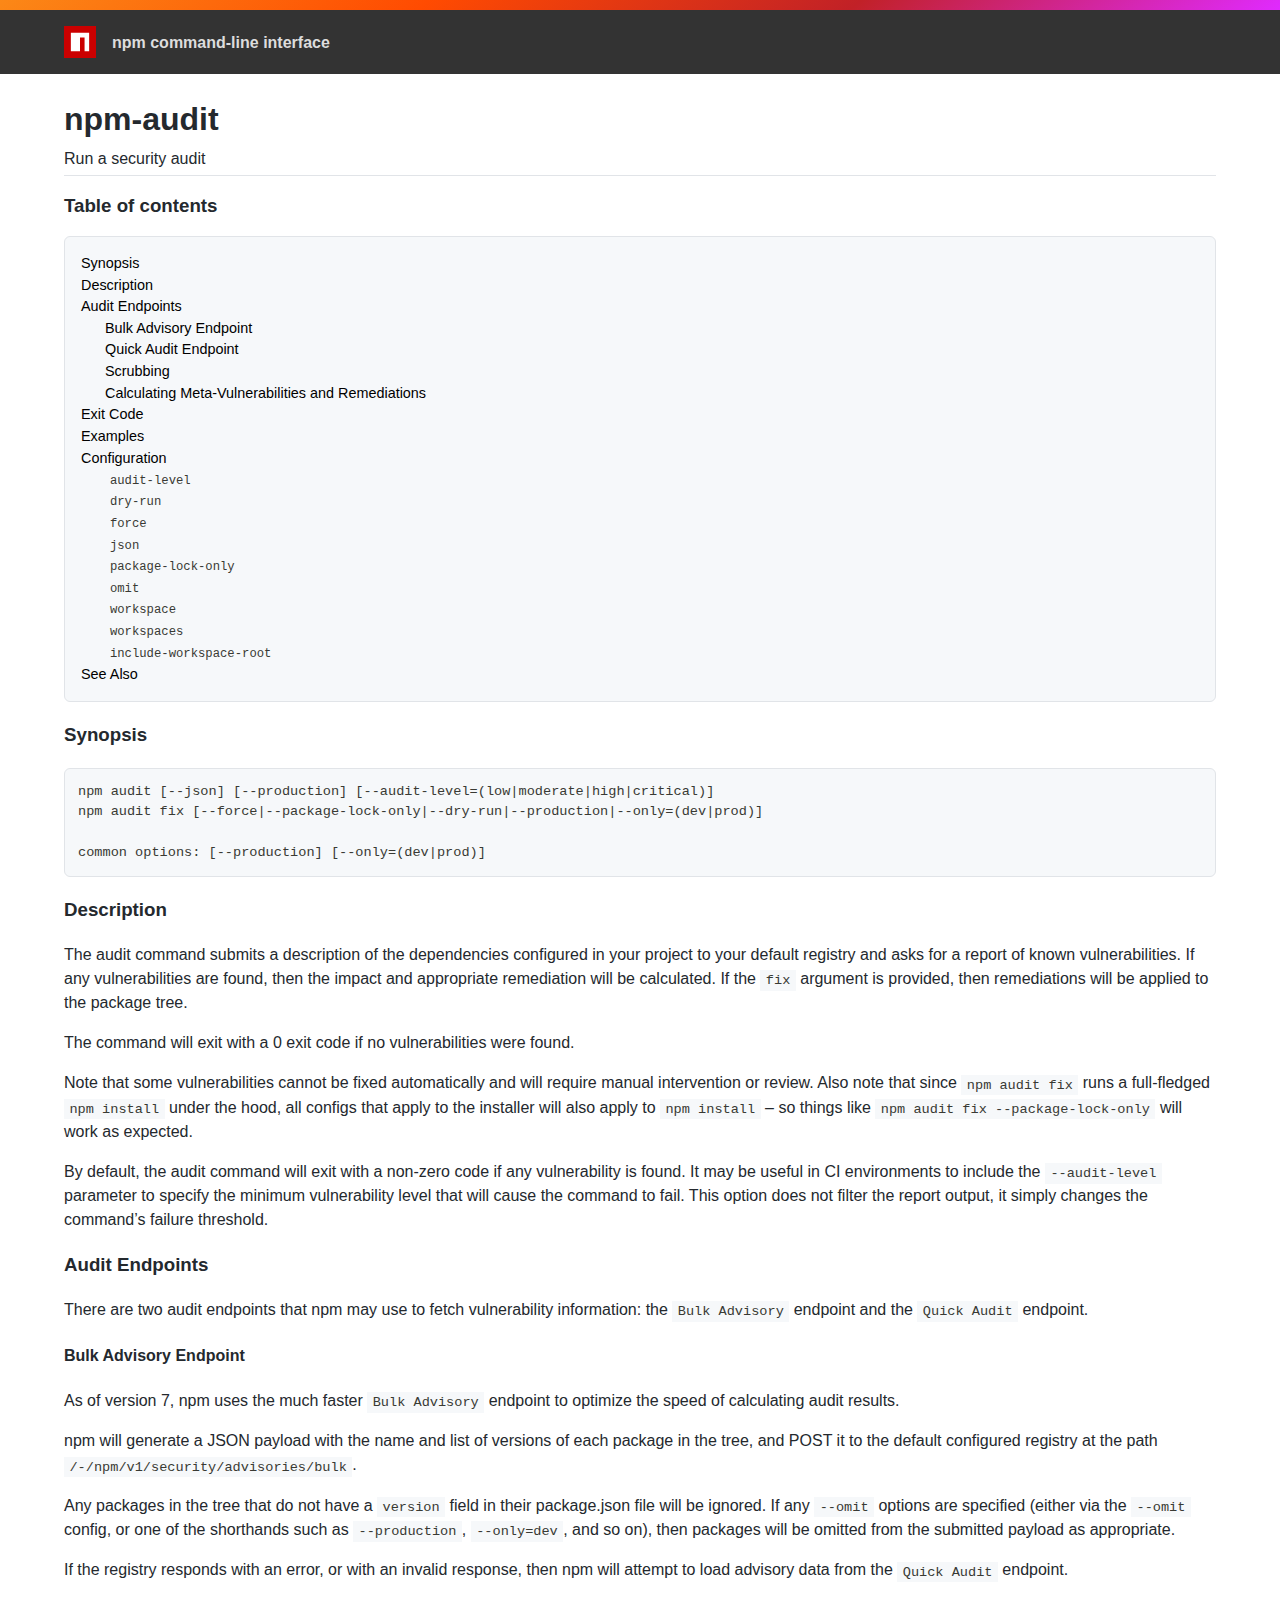
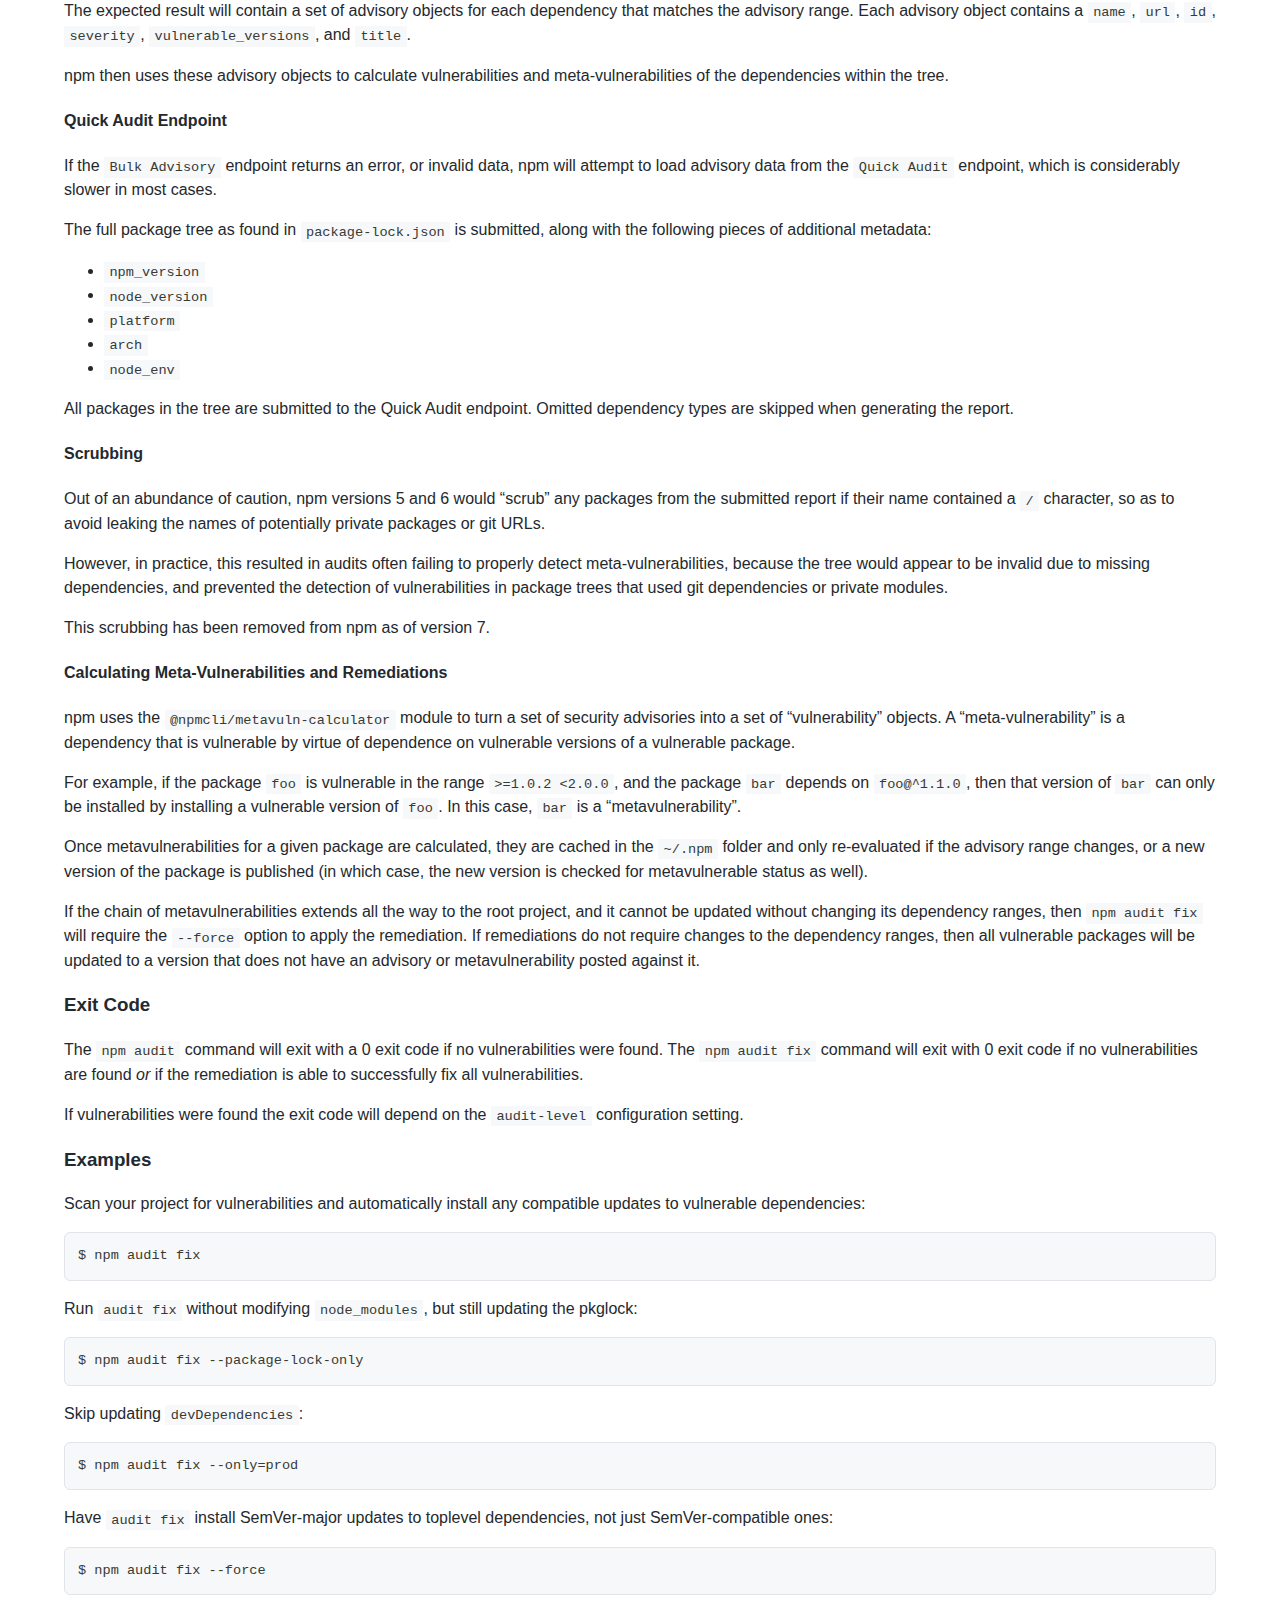
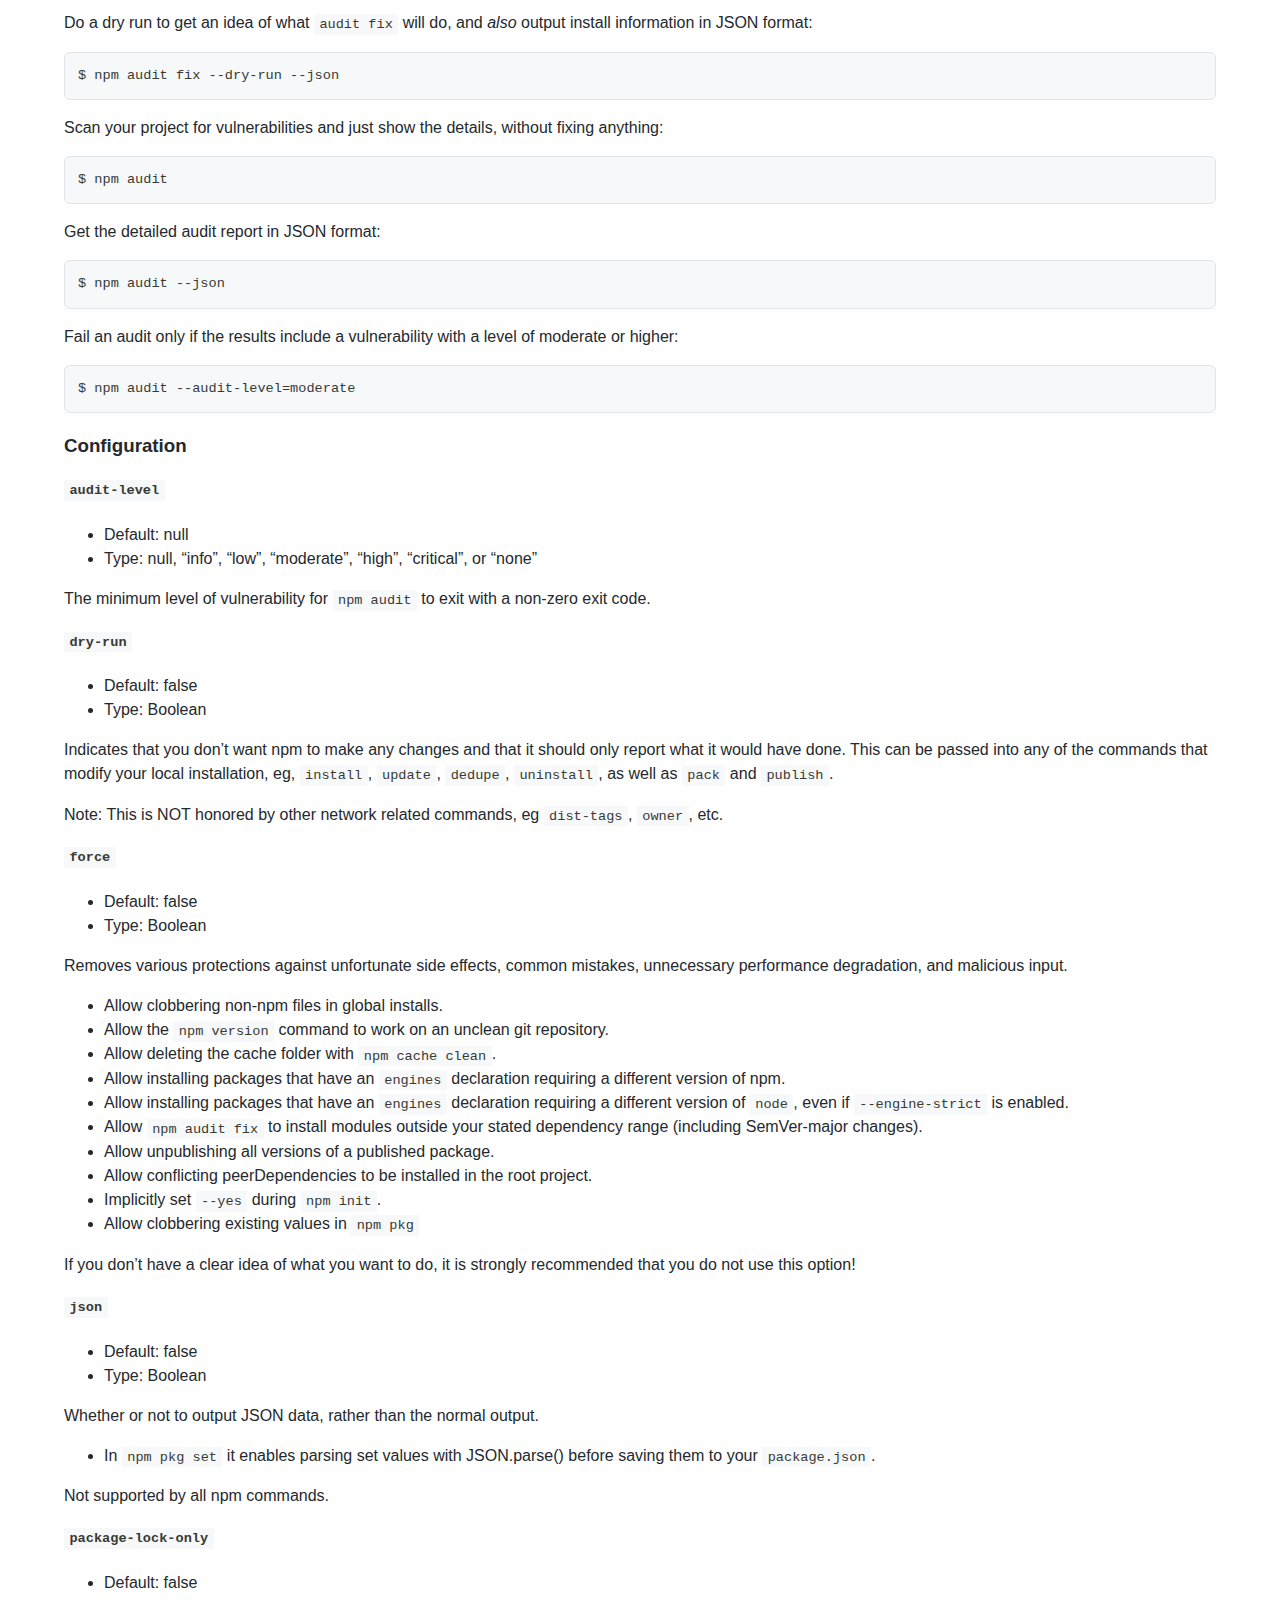
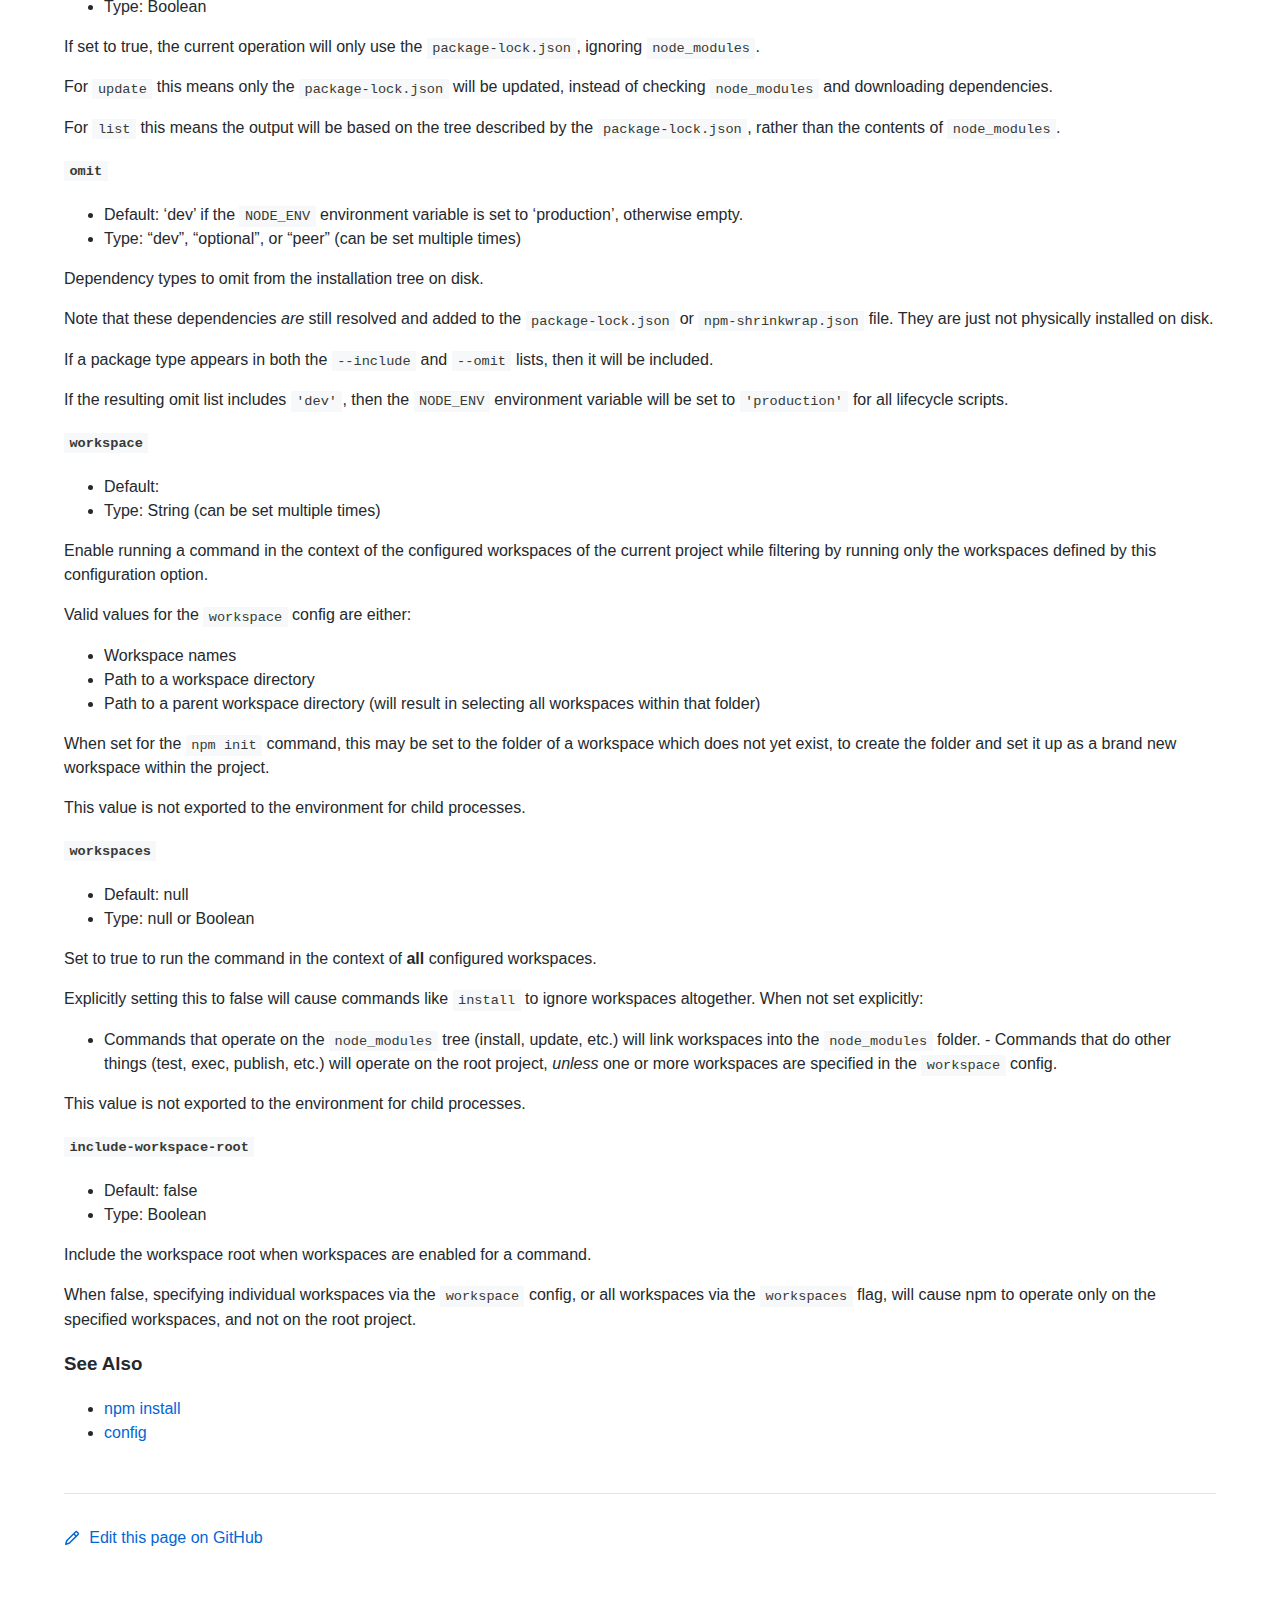
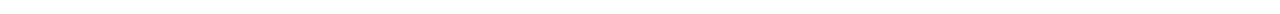
<file: .metadata/.plugins/org.eclipse.wildwebdeveloper.embedder.node/node-v16.13.0-win-x64/node_modules/npm/docs/output/commands/npm-audit.html>
<html><head>
<title>npm-audit</title>
<style>
body {
    background-color: #ffffff;
    color: #24292e;

    margin: 0;

    line-height: 1.5;

    font-family: -apple-system, BlinkMacSystemFont, "Segoe UI", Helvetica, Arial, sans-serif, "Apple Color Emoji", "Segoe UI Emoji";
}
#rainbar {
    height: 10px;
    background-image: linear-gradient(139deg, #fb8817, #ff4b01, #c12127, #e02aff);
}

a {
    text-decoration: none;
    color: #0366d6;
}
a:hover {
    text-decoration: underline;
}

pre {
    margin: 1em 0px;
    padding: 1em;
    border: solid 1px #e1e4e8;
    border-radius: 6px;

    display: block;
    overflow: auto;

    white-space: pre;

    background-color: #f6f8fa;
    color: #393a34;
}
code {
    font-family: SFMono-Regular, Consolas, "Liberation Mono", Menlo, Courier, monospace;
    font-size: 85%;
    padding: 0.2em 0.4em;
    background-color: #f6f8fa;
    color: #393a34;
}
pre > code {
    padding: 0;
    background-color: inherit;
    color: inherit;
}
h1, h2, h3 {
    font-weight: 600;
}

#logobar {
    background-color: #333333;
    margin: 0 auto;
    padding: 1em 4em;
}
#logobar .logo {
    float: left;
}
#logobar .title {
    font-weight: 600;
    color: #dddddd;
    float: left;
    margin: 5px 0 0 1em;
}
#logobar:after {
    content: "";
    display: block;
    clear: both;
}

#content {
    margin: 0 auto;
    padding: 0 4em;
}

#table_of_contents > h2 {
    font-size: 1.17em;
}
#table_of_contents ul:first-child {
    border: solid 1px #e1e4e8;
    border-radius: 6px;
    padding: 1em;
    background-color: #f6f8fa;
    color: #393a34;
}
#table_of_contents ul {
    list-style-type: none;
    padding-left: 1.5em;
}
#table_of_contents li {
    font-size: 0.9em;
}
#table_of_contents li a {
    color: #000000;
}

header.title {
    border-bottom: solid 1px #e1e4e8;
}
header.title > h1 {
    margin-bottom: 0.25em;
}
header.title > .description {
    display: block;
    margin-bottom: 0.5em;
    line-height: 1;
}

footer#edit {
    border-top: solid 1px #e1e4e8;
    margin: 3em 0 4em 0;
    padding-top: 2em;
}
</style>
</head>
<body>
<div id="banner">
<div id="rainbar"></div>
<div id="logobar">
<svg class="logo" role="img" height="32" width="32" viewBox="0 0 700 700">
<polygon fill="#cb0000" points="0,700 700,700 700,0 0,0"></polygon>
<polygon fill="#ffffff" points="150,550 350,550 350,250 450,250 450,550 550,550 550,150 150,150"></polygon>
</svg>
<div class="title">
npm command-line interface
</div>
</div>
</div>

<section id="content">
<header class="title">
<h1 id="npm-audit">npm-audit</h1>
<span class="description">Run a security audit</span>
</header>

<section id="table_of_contents">
<h2 id="table-of-contents">Table of contents</h2>
<div id="_table_of_contents"><ul><li><a href="#synopsis">Synopsis</a></li><li><a href="#description">Description</a></li><li><a href="#audit-endpoints">Audit Endpoints</a></li><ul><li><a href="#bulk-advisory-endpoint">Bulk Advisory Endpoint</a></li><li><a href="#quick-audit-endpoint">Quick Audit Endpoint</a></li><li><a href="#scrubbing">Scrubbing</a></li><li><a href="#calculating-meta-vulnerabilities-and-remediations">Calculating Meta-Vulnerabilities and Remediations</a></li></ul><li><a href="#exit-code">Exit Code</a></li><li><a href="#examples">Examples</a></li><li><a href="#configuration">Configuration</a></li><ul><li><a href="#audit-level"><code>audit-level</code></a></li><li><a href="#dry-run"><code>dry-run</code></a></li><li><a href="#force"><code>force</code></a></li><li><a href="#json"><code>json</code></a></li><li><a href="#package-lock-only"><code>package-lock-only</code></a></li><li><a href="#omit"><code>omit</code></a></li><li><a href="#workspace"><code>workspace</code></a></li><li><a href="#workspaces"><code>workspaces</code></a></li><li><a href="#include-workspace-root"><code>include-workspace-root</code></a></li></ul><li><a href="#see-also">See Also</a></li></ul></div>
</section>

<div id="_content"><h3 id="synopsis">Synopsis</h3>
<pre lang="bash"><code>npm audit [--json] [--production] [--audit-level=(low|moderate|high|critical)]
npm audit fix [--force|--package-lock-only|--dry-run|--production|--only=(dev|prod)]

common options: [--production] [--only=(dev|prod)]
</code></pre>
<h3 id="description">Description</h3>
<p>The audit command submits a description of the dependencies configured in
your project to your default registry and asks for a report of known
vulnerabilities.  If any vulnerabilities are found, then the impact and
appropriate remediation will be calculated.  If the <code>fix</code> argument is
provided, then remediations will be applied to the package tree.</p>
<p>The command will exit with a 0 exit code if no vulnerabilities were found.</p>
<p>Note that some vulnerabilities cannot be fixed automatically and will
require manual intervention or review.  Also note that since <code>npm audit fix</code> runs a full-fledged <code>npm install</code> under the hood, all configs that
apply to the installer will also apply to <code>npm install</code> – so things like
<code>npm audit fix --package-lock-only</code> will work as expected.</p>
<p>By default, the audit command will exit with a non-zero code if any
vulnerability is found. It may be useful in CI environments to include the
<code>--audit-level</code> parameter to specify the minimum vulnerability level that
will cause the command to fail. This option does not filter the report
output, it simply changes the command’s failure threshold.</p>
<h3 id="audit-endpoints">Audit Endpoints</h3>
<p>There are two audit endpoints that npm may use to fetch vulnerability
information: the <code>Bulk Advisory</code> endpoint and the <code>Quick Audit</code> endpoint.</p>
<h4 id="bulk-advisory-endpoint">Bulk Advisory Endpoint</h4>
<p>As of version 7, npm uses the much faster <code>Bulk Advisory</code> endpoint to
optimize the speed of calculating audit results.</p>
<p>npm will generate a JSON payload with the name and list of versions of each
package in the tree, and POST it to the default configured registry at
the path <code>/-/npm/v1/security/advisories/bulk</code>.</p>
<p>Any packages in the tree that do not have a <code>version</code> field in their
package.json file will be ignored.  If any <code>--omit</code> options are specified
(either via the <code>--omit</code> config, or one of the shorthands such as
<code>--production</code>, <code>--only=dev</code>, and so on), then packages will be omitted
from the submitted payload as appropriate.</p>
<p>If the registry responds with an error, or with an invalid response, then
npm will attempt to load advisory data from the <code>Quick Audit</code> endpoint.</p>
<p>The expected result will contain a set of advisory objects for each
dependency that matches the advisory range.  Each advisory object contains
a <code>name</code>, <code>url</code>, <code>id</code>, <code>severity</code>, <code>vulnerable_versions</code>, and <code>title</code>.</p>
<p>npm then uses these advisory objects to calculate vulnerabilities and
meta-vulnerabilities of the dependencies within the tree.</p>
<h4 id="quick-audit-endpoint">Quick Audit Endpoint</h4>
<p>If the <code>Bulk Advisory</code> endpoint returns an error, or invalid data, npm will
attempt to load advisory data from the <code>Quick Audit</code> endpoint, which is
considerably slower in most cases.</p>
<p>The full package tree as found in <code>package-lock.json</code> is submitted, along
with the following pieces of additional metadata:</p>
<ul>
<li><code>npm_version</code></li>
<li><code>node_version</code></li>
<li><code>platform</code></li>
<li><code>arch</code></li>
<li><code>node_env</code></li>
</ul>
<p>All packages in the tree are submitted to the Quick Audit endpoint.
Omitted dependency types are skipped when generating the report.</p>
<h4 id="scrubbing">Scrubbing</h4>
<p>Out of an abundance of caution, npm versions 5 and 6 would “scrub” any
packages from the submitted report if their name contained a <code>/</code> character,
so as to avoid leaking the names of potentially private packages or git
URLs.</p>
<p>However, in practice, this resulted in audits often failing to properly
detect meta-vulnerabilities, because the tree would appear to be invalid
due to missing dependencies, and prevented the detection of vulnerabilities
in package trees that used git dependencies or private modules.</p>
<p>This scrubbing has been removed from npm as of version 7.</p>
<h4 id="calculating-meta-vulnerabilities-and-remediations">Calculating Meta-Vulnerabilities and Remediations</h4>
<p>npm uses the
<a href="http://npm.im/@npmcli/metavuln-calculator"><code>@npmcli/metavuln-calculator</code></a>
module to turn a set of security advisories into a set of “vulnerability”
objects.  A “meta-vulnerability” is a dependency that is vulnerable by
virtue of dependence on vulnerable versions of a vulnerable package.</p>
<p>For example, if the package <code>foo</code> is vulnerable in the range <code>&gt;=1.0.2 &lt;2.0.0</code>, and the package <code>bar</code> depends on <code>foo@^1.1.0</code>, then that version
of <code>bar</code> can only be installed by installing a vulnerable version of <code>foo</code>.
In this case, <code>bar</code> is a “metavulnerability”.</p>
<p>Once metavulnerabilities for a given package are calculated, they are
cached in the <code>~/.npm</code> folder and only re-evaluated if the advisory range
changes, or a new version of the package is published (in which case, the
new version is checked for metavulnerable status as well).</p>
<p>If the chain of metavulnerabilities extends all the way to the root
project, and it cannot be updated without changing its dependency ranges,
then <code>npm audit fix</code> will require the <code>--force</code> option to apply the
remediation.  If remediations do not require changes to the dependency
ranges, then all vulnerable packages will be updated to a version that does
not have an advisory or metavulnerability posted against it.</p>
<h3 id="exit-code">Exit Code</h3>
<p>The <code>npm audit</code> command will exit with a 0 exit code if no vulnerabilities
were found.  The <code>npm audit fix</code> command will exit with 0 exit code if no
vulnerabilities are found <em>or</em> if the remediation is able to successfully
fix all vulnerabilities.</p>
<p>If vulnerabilities were found the exit code will depend on the
<code>audit-level</code> configuration setting.</p>
<h3 id="examples">Examples</h3>
<p>Scan your project for vulnerabilities and automatically install any compatible
updates to vulnerable dependencies:</p>
<pre lang="bash"><code>$ npm audit fix
</code></pre>
<p>Run <code>audit fix</code> without modifying <code>node_modules</code>, but still updating the
pkglock:</p>
<pre lang="bash"><code>$ npm audit fix --package-lock-only
</code></pre>
<p>Skip updating <code>devDependencies</code>:</p>
<pre lang="bash"><code>$ npm audit fix --only=prod
</code></pre>
<p>Have <code>audit fix</code> install SemVer-major updates to toplevel dependencies, not
just SemVer-compatible ones:</p>
<pre lang="bash"><code>$ npm audit fix --force
</code></pre>
<p>Do a dry run to get an idea of what <code>audit fix</code> will do, and <em>also</em> output
install information in JSON format:</p>
<pre lang="bash"><code>$ npm audit fix --dry-run --json
</code></pre>
<p>Scan your project for vulnerabilities and just show the details, without
fixing anything:</p>
<pre lang="bash"><code>$ npm audit
</code></pre>
<p>Get the detailed audit report in JSON format:</p>
<pre lang="bash"><code>$ npm audit --json
</code></pre>
<p>Fail an audit only if the results include a vulnerability with a level of moderate or higher:</p>
<pre lang="bash"><code>$ npm audit --audit-level=moderate
</code></pre>
<h3 id="configuration">Configuration</h3>
<!-- raw HTML omitted -->
<!-- raw HTML omitted -->
<!-- raw HTML omitted -->
<h4 id="audit-level"><code>audit-level</code></h4>
<ul>
<li>Default: null</li>
<li>Type: null, “info”, “low”, “moderate”, “high”, “critical”, or “none”</li>
</ul>
<p>The minimum level of vulnerability for <code>npm audit</code> to exit with a non-zero
exit code.</p>
<!-- raw HTML omitted -->
<!-- raw HTML omitted -->
<h4 id="dry-run"><code>dry-run</code></h4>
<ul>
<li>Default: false</li>
<li>Type: Boolean</li>
</ul>
<p>Indicates that you don’t want npm to make any changes and that it should
only report what it would have done. This can be passed into any of the
commands that modify your local installation, eg, <code>install</code>, <code>update</code>,
<code>dedupe</code>, <code>uninstall</code>, as well as <code>pack</code> and <code>publish</code>.</p>
<p>Note: This is NOT honored by other network related commands, eg <code>dist-tags</code>,
<code>owner</code>, etc.</p>
<!-- raw HTML omitted -->
<!-- raw HTML omitted -->
<h4 id="force"><code>force</code></h4>
<ul>
<li>Default: false</li>
<li>Type: Boolean</li>
</ul>
<p>Removes various protections against unfortunate side effects, common
mistakes, unnecessary performance degradation, and malicious input.</p>
<ul>
<li>Allow clobbering non-npm files in global installs.</li>
<li>Allow the <code>npm version</code> command to work on an unclean git repository.</li>
<li>Allow deleting the cache folder with <code>npm cache clean</code>.</li>
<li>Allow installing packages that have an <code>engines</code> declaration requiring a
different version of npm.</li>
<li>Allow installing packages that have an <code>engines</code> declaration requiring a
different version of <code>node</code>, even if <code>--engine-strict</code> is enabled.</li>
<li>Allow <code>npm audit fix</code> to install modules outside your stated dependency
range (including SemVer-major changes).</li>
<li>Allow unpublishing all versions of a published package.</li>
<li>Allow conflicting peerDependencies to be installed in the root project.</li>
<li>Implicitly set <code>--yes</code> during <code>npm init</code>.</li>
<li>Allow clobbering existing values in <code>npm pkg</code></li>
</ul>
<p>If you don’t have a clear idea of what you want to do, it is strongly
recommended that you do not use this option!</p>
<!-- raw HTML omitted -->
<!-- raw HTML omitted -->
<h4 id="json"><code>json</code></h4>
<ul>
<li>Default: false</li>
<li>Type: Boolean</li>
</ul>
<p>Whether or not to output JSON data, rather than the normal output.</p>
<ul>
<li>In <code>npm pkg set</code> it enables parsing set values with JSON.parse() before
saving them to your <code>package.json</code>.</li>
</ul>
<p>Not supported by all npm commands.</p>
<!-- raw HTML omitted -->
<!-- raw HTML omitted -->
<h4 id="package-lock-only"><code>package-lock-only</code></h4>
<ul>
<li>Default: false</li>
<li>Type: Boolean</li>
</ul>
<p>If set to true, the current operation will only use the <code>package-lock.json</code>,
ignoring <code>node_modules</code>.</p>
<p>For <code>update</code> this means only the <code>package-lock.json</code> will be updated,
instead of checking <code>node_modules</code> and downloading dependencies.</p>
<p>For <code>list</code> this means the output will be based on the tree described by the
<code>package-lock.json</code>, rather than the contents of <code>node_modules</code>.</p>
<!-- raw HTML omitted -->
<!-- raw HTML omitted -->
<h4 id="omit"><code>omit</code></h4>
<ul>
<li>Default: ‘dev’ if the <code>NODE_ENV</code> environment variable is set to
‘production’, otherwise empty.</li>
<li>Type: “dev”, “optional”, or “peer” (can be set multiple times)</li>
</ul>
<p>Dependency types to omit from the installation tree on disk.</p>
<p>Note that these dependencies <em>are</em> still resolved and added to the
<code>package-lock.json</code> or <code>npm-shrinkwrap.json</code> file. They are just not
physically installed on disk.</p>
<p>If a package type appears in both the <code>--include</code> and <code>--omit</code> lists, then
it will be included.</p>
<p>If the resulting omit list includes <code>'dev'</code>, then the <code>NODE_ENV</code> environment
variable will be set to <code>'production'</code> for all lifecycle scripts.</p>
<!-- raw HTML omitted -->
<!-- raw HTML omitted -->
<h4 id="workspace"><code>workspace</code></h4>
<ul>
<li>Default:</li>
<li>Type: String (can be set multiple times)</li>
</ul>
<p>Enable running a command in the context of the configured workspaces of the
current project while filtering by running only the workspaces defined by
this configuration option.</p>
<p>Valid values for the <code>workspace</code> config are either:</p>
<ul>
<li>Workspace names</li>
<li>Path to a workspace directory</li>
<li>Path to a parent workspace directory (will result in selecting all
workspaces within that folder)</li>
</ul>
<p>When set for the <code>npm init</code> command, this may be set to the folder of a
workspace which does not yet exist, to create the folder and set it up as a
brand new workspace within the project.</p>
<p>This value is not exported to the environment for child processes.</p>
<!-- raw HTML omitted -->
<!-- raw HTML omitted -->
<h4 id="workspaces"><code>workspaces</code></h4>
<ul>
<li>Default: null</li>
<li>Type: null or Boolean</li>
</ul>
<p>Set to true to run the command in the context of <strong>all</strong> configured
workspaces.</p>
<p>Explicitly setting this to false will cause commands like <code>install</code> to
ignore workspaces altogether. When not set explicitly:</p>
<ul>
<li>Commands that operate on the <code>node_modules</code> tree (install, update, etc.)
will link workspaces into the <code>node_modules</code> folder. - Commands that do
other things (test, exec, publish, etc.) will operate on the root project,
<em>unless</em> one or more workspaces are specified in the <code>workspace</code> config.</li>
</ul>
<p>This value is not exported to the environment for child processes.</p>
<!-- raw HTML omitted -->
<!-- raw HTML omitted -->
<h4 id="include-workspace-root"><code>include-workspace-root</code></h4>
<ul>
<li>Default: false</li>
<li>Type: Boolean</li>
</ul>
<p>Include the workspace root when workspaces are enabled for a command.</p>
<p>When false, specifying individual workspaces via the <code>workspace</code> config, or
all workspaces via the <code>workspaces</code> flag, will cause npm to operate only on
the specified workspaces, and not on the root project.</p>
<!-- raw HTML omitted -->
<!-- raw HTML omitted -->
<!-- raw HTML omitted -->
<h3 id="see-also">See Also</h3>
<ul>
<li><a href="../commands/npm-install.html">npm install</a></li>
<li><a href="../using-npm/config.html">config</a></li>
</ul>
</div>

<footer id="edit">
<a href="https://github.com/npm/cli/edit/latest/docs/content/commands/npm-audit.md">
<svg role="img" viewBox="0 0 16 16" width="16" height="16" fill="currentcolor" style="vertical-align: text-bottom; margin-right: 0.3em;">
<path fill-rule="evenodd" d="M11.013 1.427a1.75 1.75 0 012.474 0l1.086 1.086a1.75 1.75 0 010 2.474l-8.61 8.61c-.21.21-.47.364-.756.445l-3.251.93a.75.75 0 01-.927-.928l.929-3.25a1.75 1.75 0 01.445-.758l8.61-8.61zm1.414 1.06a.25.25 0 00-.354 0L10.811 3.75l1.439 1.44 1.263-1.263a.25.25 0 000-.354l-1.086-1.086zM11.189 6.25L9.75 4.81l-6.286 6.287a.25.25 0 00-.064.108l-.558 1.953 1.953-.558a.249.249 0 00.108-.064l6.286-6.286z"></path>
</svg>
Edit this page on GitHub
</a>
</footer>
</section>



</body></html>
</file>
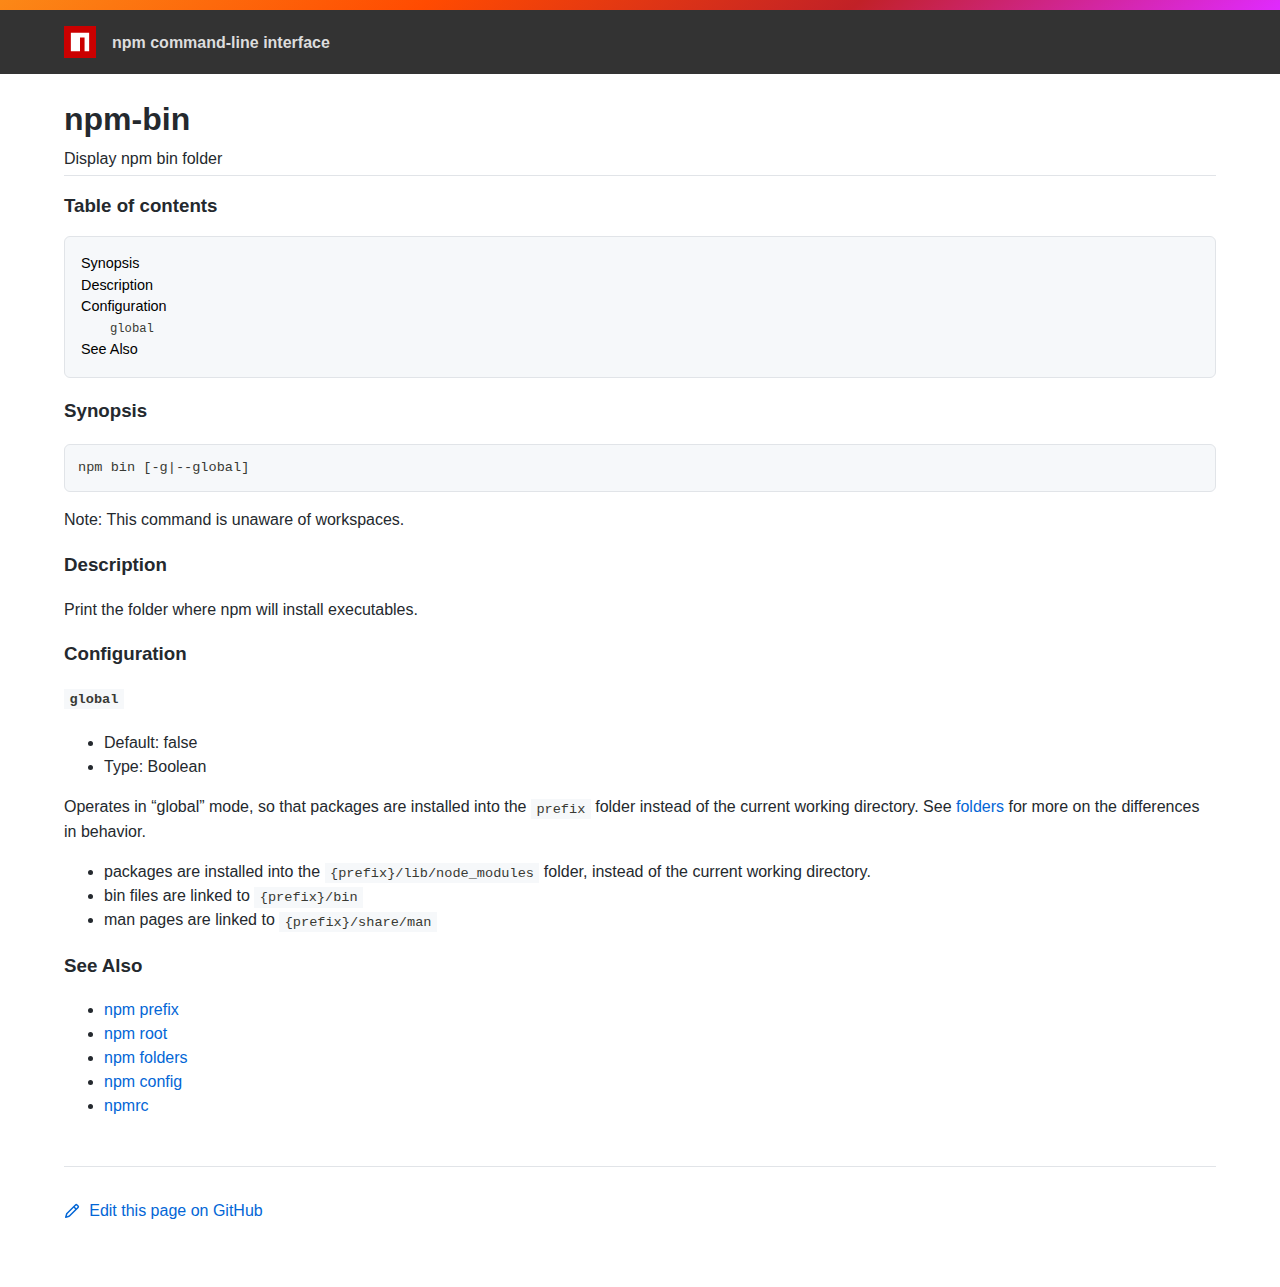
<file: .metadata/.plugins/org.eclipse.wildwebdeveloper.embedder.node/node-v16.13.0-win-x64/node_modules/npm/docs/output/commands/npm-bin.html>
<html><head>
<title>npm-bin</title>
<style>
body {
    background-color: #ffffff;
    color: #24292e;

    margin: 0;

    line-height: 1.5;

    font-family: -apple-system, BlinkMacSystemFont, "Segoe UI", Helvetica, Arial, sans-serif, "Apple Color Emoji", "Segoe UI Emoji";
}
#rainbar {
    height: 10px;
    background-image: linear-gradient(139deg, #fb8817, #ff4b01, #c12127, #e02aff);
}

a {
    text-decoration: none;
    color: #0366d6;
}
a:hover {
    text-decoration: underline;
}

pre {
    margin: 1em 0px;
    padding: 1em;
    border: solid 1px #e1e4e8;
    border-radius: 6px;

    display: block;
    overflow: auto;

    white-space: pre;

    background-color: #f6f8fa;
    color: #393a34;
}
code {
    font-family: SFMono-Regular, Consolas, "Liberation Mono", Menlo, Courier, monospace;
    font-size: 85%;
    padding: 0.2em 0.4em;
    background-color: #f6f8fa;
    color: #393a34;
}
pre > code {
    padding: 0;
    background-color: inherit;
    color: inherit;
}
h1, h2, h3 {
    font-weight: 600;
}

#logobar {
    background-color: #333333;
    margin: 0 auto;
    padding: 1em 4em;
}
#logobar .logo {
    float: left;
}
#logobar .title {
    font-weight: 600;
    color: #dddddd;
    float: left;
    margin: 5px 0 0 1em;
}
#logobar:after {
    content: "";
    display: block;
    clear: both;
}

#content {
    margin: 0 auto;
    padding: 0 4em;
}

#table_of_contents > h2 {
    font-size: 1.17em;
}
#table_of_contents ul:first-child {
    border: solid 1px #e1e4e8;
    border-radius: 6px;
    padding: 1em;
    background-color: #f6f8fa;
    color: #393a34;
}
#table_of_contents ul {
    list-style-type: none;
    padding-left: 1.5em;
}
#table_of_contents li {
    font-size: 0.9em;
}
#table_of_contents li a {
    color: #000000;
}

header.title {
    border-bottom: solid 1px #e1e4e8;
}
header.title > h1 {
    margin-bottom: 0.25em;
}
header.title > .description {
    display: block;
    margin-bottom: 0.5em;
    line-height: 1;
}

footer#edit {
    border-top: solid 1px #e1e4e8;
    margin: 3em 0 4em 0;
    padding-top: 2em;
}
</style>
</head>
<body>
<div id="banner">
<div id="rainbar"></div>
<div id="logobar">
<svg class="logo" role="img" height="32" width="32" viewBox="0 0 700 700">
<polygon fill="#cb0000" points="0,700 700,700 700,0 0,0"></polygon>
<polygon fill="#ffffff" points="150,550 350,550 350,250 450,250 450,550 550,550 550,150 150,150"></polygon>
</svg>
<div class="title">
npm command-line interface
</div>
</div>
</div>

<section id="content">
<header class="title">
<h1 id="npm-bin">npm-bin</h1>
<span class="description">Display npm bin folder</span>
</header>

<section id="table_of_contents">
<h2 id="table-of-contents">Table of contents</h2>
<div id="_table_of_contents"><ul><li><a href="#synopsis">Synopsis</a></li><li><a href="#description">Description</a></li><li><a href="#configuration">Configuration</a></li><ul><li><a href="#global"><code>global</code></a></li></ul><li><a href="#see-also">See Also</a></li></ul></div>
</section>

<div id="_content"><h3 id="synopsis">Synopsis</h3>
<pre lang="bash"><code>npm bin [-g|--global]
</code></pre>
<p>Note: This command is unaware of workspaces.</p>
<h3 id="description">Description</h3>
<p>Print the folder where npm will install executables.</p>
<h3 id="configuration">Configuration</h3>
<!-- raw HTML omitted -->
<!-- raw HTML omitted -->
<!-- raw HTML omitted -->
<h4 id="global"><code>global</code></h4>
<ul>
<li>Default: false</li>
<li>Type: Boolean</li>
</ul>
<p>Operates in “global” mode, so that packages are installed into the <code>prefix</code>
folder instead of the current working directory. See
<a href="../configuring-npm/folders.html">folders</a> for more on the differences in behavior.</p>
<ul>
<li>packages are installed into the <code>{prefix}/lib/node_modules</code> folder, instead
of the current working directory.</li>
<li>bin files are linked to <code>{prefix}/bin</code></li>
<li>man pages are linked to <code>{prefix}/share/man</code></li>
</ul>
<!-- raw HTML omitted -->
<!-- raw HTML omitted -->
<!-- raw HTML omitted -->
<h3 id="see-also">See Also</h3>
<ul>
<li><a href="../commands/npm-prefix.html">npm prefix</a></li>
<li><a href="../commands/npm-root.html">npm root</a></li>
<li><a href="../configuring-npm/folders.html">npm folders</a></li>
<li><a href="../commands/npm-config.html">npm config</a></li>
<li><a href="../configuring-npm/npmrc.html">npmrc</a></li>
</ul>
</div>

<footer id="edit">
<a href="https://github.com/npm/cli/edit/latest/docs/content/commands/npm-bin.md">
<svg role="img" viewBox="0 0 16 16" width="16" height="16" fill="currentcolor" style="vertical-align: text-bottom; margin-right: 0.3em;">
<path fill-rule="evenodd" d="M11.013 1.427a1.75 1.75 0 012.474 0l1.086 1.086a1.75 1.75 0 010 2.474l-8.61 8.61c-.21.21-.47.364-.756.445l-3.251.93a.75.75 0 01-.927-.928l.929-3.25a1.75 1.75 0 01.445-.758l8.61-8.61zm1.414 1.06a.25.25 0 00-.354 0L10.811 3.75l1.439 1.44 1.263-1.263a.25.25 0 000-.354l-1.086-1.086zM11.189 6.25L9.75 4.81l-6.286 6.287a.25.25 0 00-.064.108l-.558 1.953 1.953-.558a.249.249 0 00.108-.064l6.286-6.286z"></path>
</svg>
Edit this page on GitHub
</a>
</footer>
</section>



</body></html>
</file>
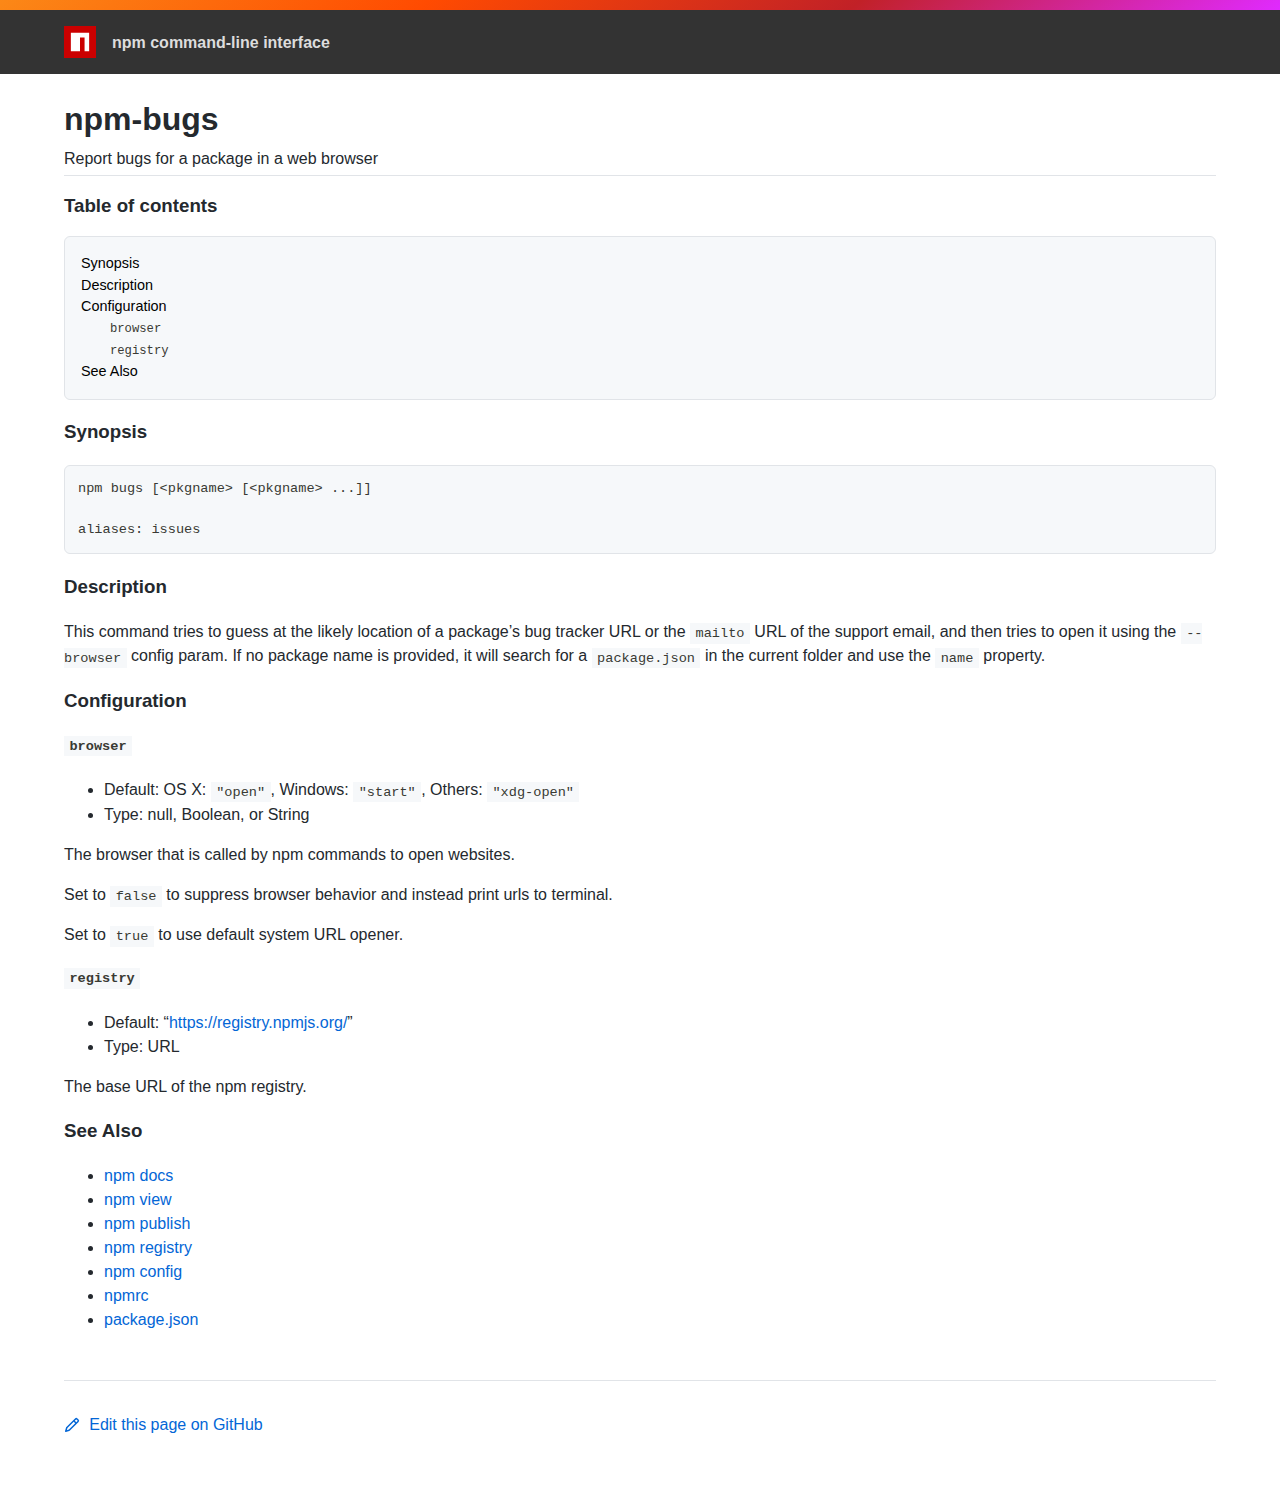
<file: .metadata/.plugins/org.eclipse.wildwebdeveloper.embedder.node/node-v16.13.0-win-x64/node_modules/npm/docs/output/commands/npm-bugs.html>
<html><head>
<title>npm-bugs</title>
<style>
body {
    background-color: #ffffff;
    color: #24292e;

    margin: 0;

    line-height: 1.5;

    font-family: -apple-system, BlinkMacSystemFont, "Segoe UI", Helvetica, Arial, sans-serif, "Apple Color Emoji", "Segoe UI Emoji";
}
#rainbar {
    height: 10px;
    background-image: linear-gradient(139deg, #fb8817, #ff4b01, #c12127, #e02aff);
}

a {
    text-decoration: none;
    color: #0366d6;
}
a:hover {
    text-decoration: underline;
}

pre {
    margin: 1em 0px;
    padding: 1em;
    border: solid 1px #e1e4e8;
    border-radius: 6px;

    display: block;
    overflow: auto;

    white-space: pre;

    background-color: #f6f8fa;
    color: #393a34;
}
code {
    font-family: SFMono-Regular, Consolas, "Liberation Mono", Menlo, Courier, monospace;
    font-size: 85%;
    padding: 0.2em 0.4em;
    background-color: #f6f8fa;
    color: #393a34;
}
pre > code {
    padding: 0;
    background-color: inherit;
    color: inherit;
}
h1, h2, h3 {
    font-weight: 600;
}

#logobar {
    background-color: #333333;
    margin: 0 auto;
    padding: 1em 4em;
}
#logobar .logo {
    float: left;
}
#logobar .title {
    font-weight: 600;
    color: #dddddd;
    float: left;
    margin: 5px 0 0 1em;
}
#logobar:after {
    content: "";
    display: block;
    clear: both;
}

#content {
    margin: 0 auto;
    padding: 0 4em;
}

#table_of_contents > h2 {
    font-size: 1.17em;
}
#table_of_contents ul:first-child {
    border: solid 1px #e1e4e8;
    border-radius: 6px;
    padding: 1em;
    background-color: #f6f8fa;
    color: #393a34;
}
#table_of_contents ul {
    list-style-type: none;
    padding-left: 1.5em;
}
#table_of_contents li {
    font-size: 0.9em;
}
#table_of_contents li a {
    color: #000000;
}

header.title {
    border-bottom: solid 1px #e1e4e8;
}
header.title > h1 {
    margin-bottom: 0.25em;
}
header.title > .description {
    display: block;
    margin-bottom: 0.5em;
    line-height: 1;
}

footer#edit {
    border-top: solid 1px #e1e4e8;
    margin: 3em 0 4em 0;
    padding-top: 2em;
}
</style>
</head>
<body>
<div id="banner">
<div id="rainbar"></div>
<div id="logobar">
<svg class="logo" role="img" height="32" width="32" viewBox="0 0 700 700">
<polygon fill="#cb0000" points="0,700 700,700 700,0 0,0"></polygon>
<polygon fill="#ffffff" points="150,550 350,550 350,250 450,250 450,550 550,550 550,150 150,150"></polygon>
</svg>
<div class="title">
npm command-line interface
</div>
</div>
</div>

<section id="content">
<header class="title">
<h1 id="npm-bugs">npm-bugs</h1>
<span class="description">Report bugs for a package in a web browser</span>
</header>

<section id="table_of_contents">
<h2 id="table-of-contents">Table of contents</h2>
<div id="_table_of_contents"><ul><li><a href="#synopsis">Synopsis</a></li><li><a href="#description">Description</a></li><li><a href="#configuration">Configuration</a></li><ul><li><a href="#browser"><code>browser</code></a></li><li><a href="#registry"><code>registry</code></a></li></ul><li><a href="#see-also">See Also</a></li></ul></div>
</section>

<div id="_content"><h3 id="synopsis">Synopsis</h3>
<pre lang="bash"><code>npm bugs [&lt;pkgname&gt; [&lt;pkgname&gt; ...]]

aliases: issues
</code></pre>
<h3 id="description">Description</h3>
<p>This command tries to guess at the likely location of a package’s bug
tracker URL or the <code>mailto</code> URL of the support email, and then tries to
open it using the <code>--browser</code> config param. If no package name is provided, it
will search for a <code>package.json</code> in the current folder and use the <code>name</code> property.</p>
<h3 id="configuration">Configuration</h3>
<!-- raw HTML omitted -->
<!-- raw HTML omitted -->
<!-- raw HTML omitted -->
<h4 id="browser"><code>browser</code></h4>
<ul>
<li>Default: OS X: <code>"open"</code>, Windows: <code>"start"</code>, Others: <code>"xdg-open"</code></li>
<li>Type: null, Boolean, or String</li>
</ul>
<p>The browser that is called by npm commands to open websites.</p>
<p>Set to <code>false</code> to suppress browser behavior and instead print urls to
terminal.</p>
<p>Set to <code>true</code> to use default system URL opener.</p>
<!-- raw HTML omitted -->
<!-- raw HTML omitted -->
<h4 id="registry"><code>registry</code></h4>
<ul>
<li>Default: “<a href="https://registry.npmjs.org/">https://registry.npmjs.org/</a>”</li>
<li>Type: URL</li>
</ul>
<p>The base URL of the npm registry.</p>
<!-- raw HTML omitted -->
<!-- raw HTML omitted -->
<!-- raw HTML omitted -->
<h3 id="see-also">See Also</h3>
<ul>
<li><a href="../commands/npm-docs.html">npm docs</a></li>
<li><a href="../commands/npm-view.html">npm view</a></li>
<li><a href="../commands/npm-publish.html">npm publish</a></li>
<li><a href="../using-npm/registry.html">npm registry</a></li>
<li><a href="../commands/npm-config.html">npm config</a></li>
<li><a href="../configuring-npm/npmrc.html">npmrc</a></li>
<li><a href="../configuring-npm/package-json.html">package.json</a></li>
</ul>
</div>

<footer id="edit">
<a href="https://github.com/npm/cli/edit/latest/docs/content/commands/npm-bugs.md">
<svg role="img" viewBox="0 0 16 16" width="16" height="16" fill="currentcolor" style="vertical-align: text-bottom; margin-right: 0.3em;">
<path fill-rule="evenodd" d="M11.013 1.427a1.75 1.75 0 012.474 0l1.086 1.086a1.75 1.75 0 010 2.474l-8.61 8.61c-.21.21-.47.364-.756.445l-3.251.93a.75.75 0 01-.927-.928l.929-3.25a1.75 1.75 0 01.445-.758l8.61-8.61zm1.414 1.06a.25.25 0 00-.354 0L10.811 3.75l1.439 1.44 1.263-1.263a.25.25 0 000-.354l-1.086-1.086zM11.189 6.25L9.75 4.81l-6.286 6.287a.25.25 0 00-.064.108l-.558 1.953 1.953-.558a.249.249 0 00.108-.064l6.286-6.286z"></path>
</svg>
Edit this page on GitHub
</a>
</footer>
</section>



</body></html>
</file>
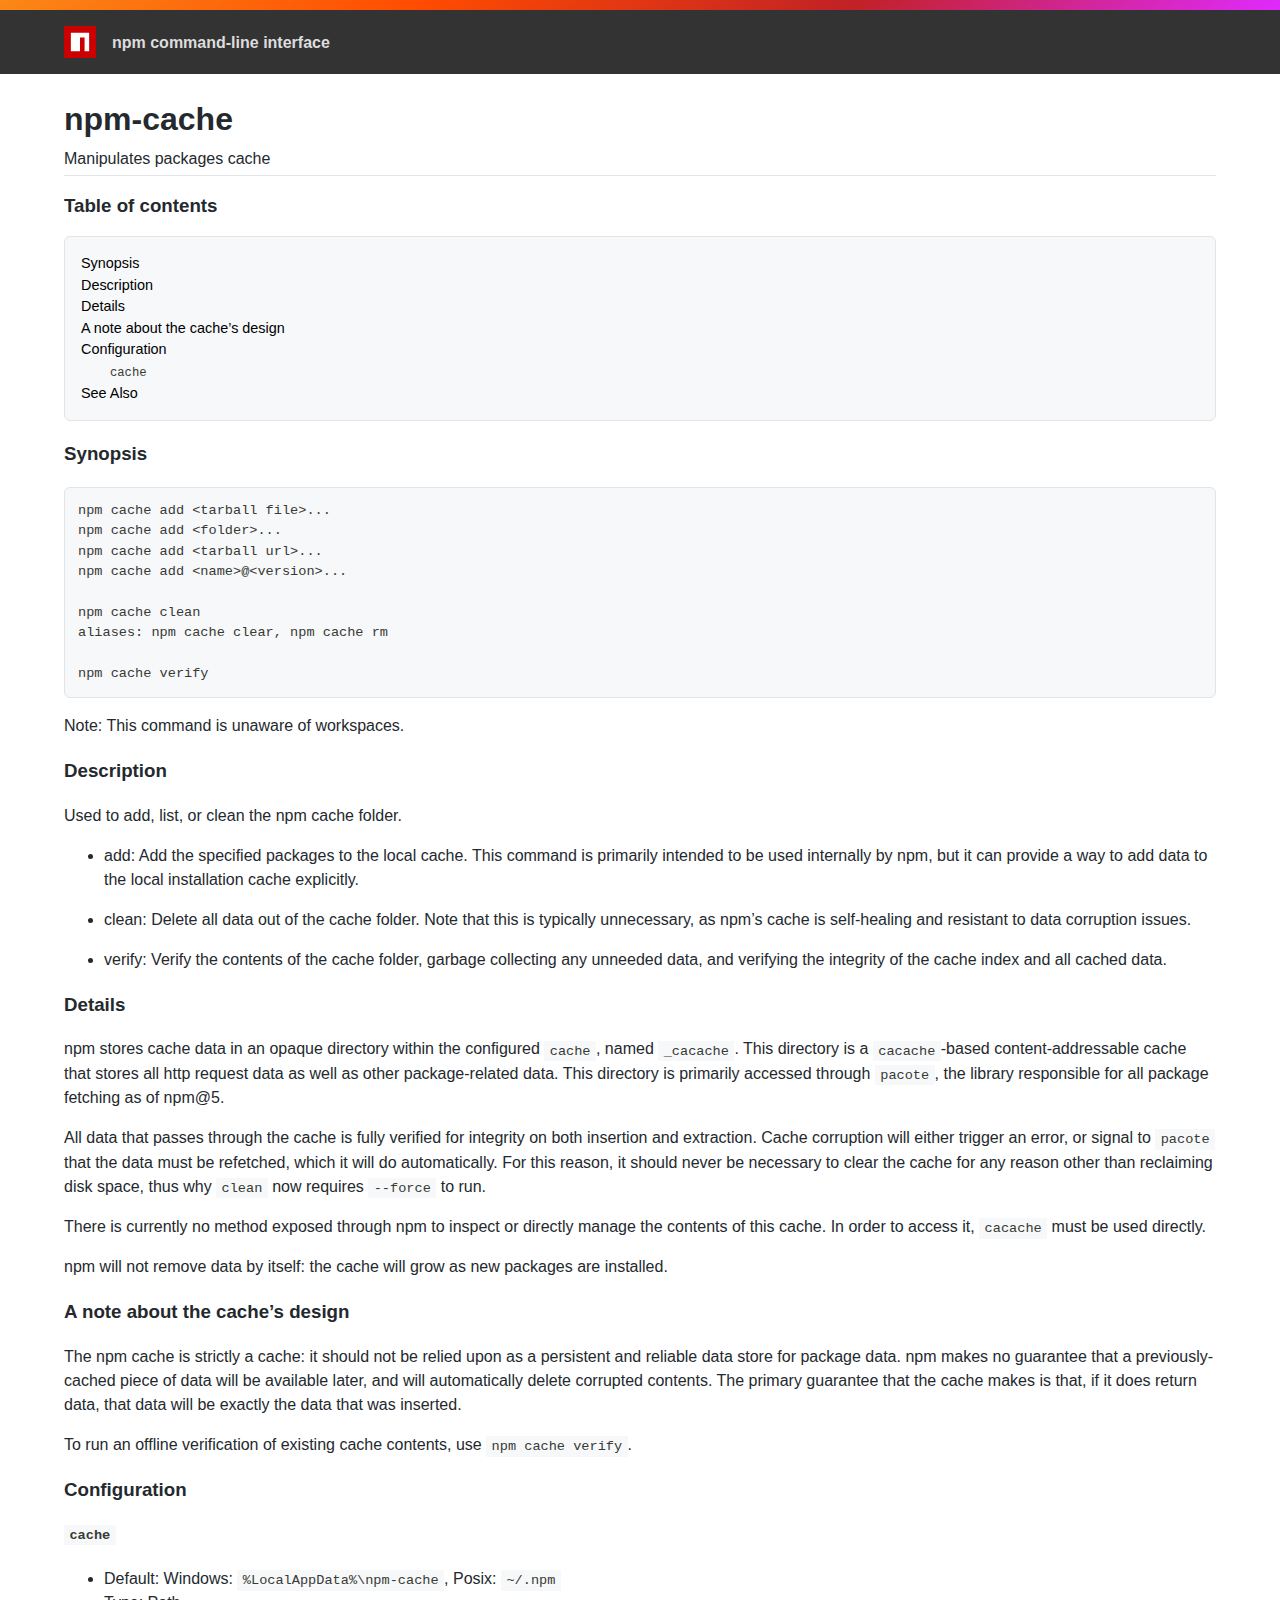
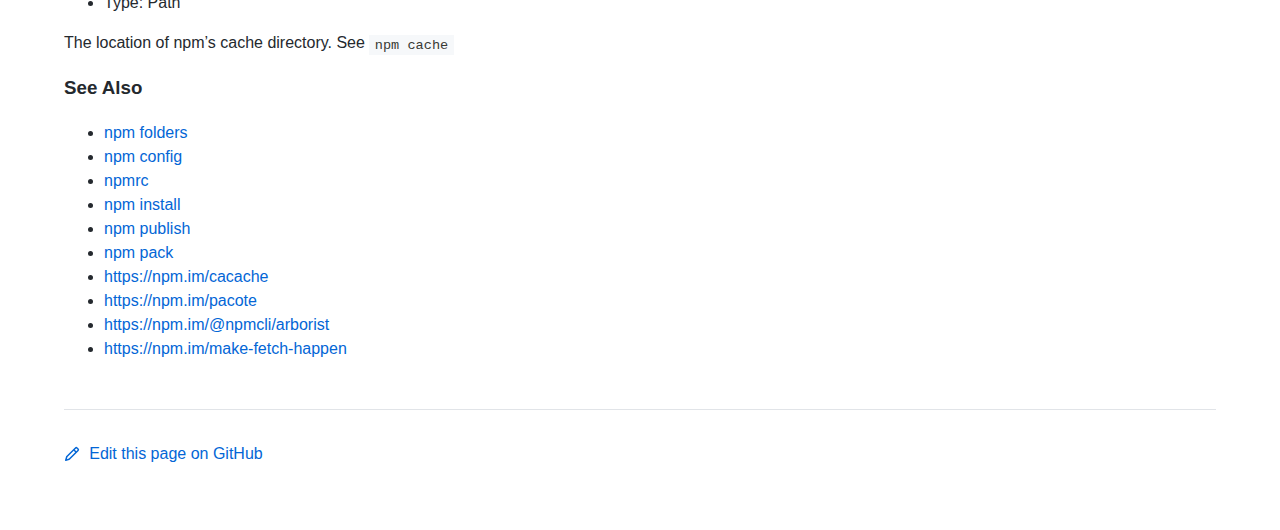
<file: .metadata/.plugins/org.eclipse.wildwebdeveloper.embedder.node/node-v16.13.0-win-x64/node_modules/npm/docs/output/commands/npm-cache.html>
<html><head>
<title>npm-cache</title>
<style>
body {
    background-color: #ffffff;
    color: #24292e;

    margin: 0;

    line-height: 1.5;

    font-family: -apple-system, BlinkMacSystemFont, "Segoe UI", Helvetica, Arial, sans-serif, "Apple Color Emoji", "Segoe UI Emoji";
}
#rainbar {
    height: 10px;
    background-image: linear-gradient(139deg, #fb8817, #ff4b01, #c12127, #e02aff);
}

a {
    text-decoration: none;
    color: #0366d6;
}
a:hover {
    text-decoration: underline;
}

pre {
    margin: 1em 0px;
    padding: 1em;
    border: solid 1px #e1e4e8;
    border-radius: 6px;

    display: block;
    overflow: auto;

    white-space: pre;

    background-color: #f6f8fa;
    color: #393a34;
}
code {
    font-family: SFMono-Regular, Consolas, "Liberation Mono", Menlo, Courier, monospace;
    font-size: 85%;
    padding: 0.2em 0.4em;
    background-color: #f6f8fa;
    color: #393a34;
}
pre > code {
    padding: 0;
    background-color: inherit;
    color: inherit;
}
h1, h2, h3 {
    font-weight: 600;
}

#logobar {
    background-color: #333333;
    margin: 0 auto;
    padding: 1em 4em;
}
#logobar .logo {
    float: left;
}
#logobar .title {
    font-weight: 600;
    color: #dddddd;
    float: left;
    margin: 5px 0 0 1em;
}
#logobar:after {
    content: "";
    display: block;
    clear: both;
}

#content {
    margin: 0 auto;
    padding: 0 4em;
}

#table_of_contents > h2 {
    font-size: 1.17em;
}
#table_of_contents ul:first-child {
    border: solid 1px #e1e4e8;
    border-radius: 6px;
    padding: 1em;
    background-color: #f6f8fa;
    color: #393a34;
}
#table_of_contents ul {
    list-style-type: none;
    padding-left: 1.5em;
}
#table_of_contents li {
    font-size: 0.9em;
}
#table_of_contents li a {
    color: #000000;
}

header.title {
    border-bottom: solid 1px #e1e4e8;
}
header.title > h1 {
    margin-bottom: 0.25em;
}
header.title > .description {
    display: block;
    margin-bottom: 0.5em;
    line-height: 1;
}

footer#edit {
    border-top: solid 1px #e1e4e8;
    margin: 3em 0 4em 0;
    padding-top: 2em;
}
</style>
</head>
<body>
<div id="banner">
<div id="rainbar"></div>
<div id="logobar">
<svg class="logo" role="img" height="32" width="32" viewBox="0 0 700 700">
<polygon fill="#cb0000" points="0,700 700,700 700,0 0,0"></polygon>
<polygon fill="#ffffff" points="150,550 350,550 350,250 450,250 450,550 550,550 550,150 150,150"></polygon>
</svg>
<div class="title">
npm command-line interface
</div>
</div>
</div>

<section id="content">
<header class="title">
<h1 id="npm-cache">npm-cache</h1>
<span class="description">Manipulates packages cache</span>
</header>

<section id="table_of_contents">
<h2 id="table-of-contents">Table of contents</h2>
<div id="_table_of_contents"><ul><li><a href="#synopsis">Synopsis</a></li><li><a href="#description">Description</a></li><li><a href="#details">Details</a></li><li><a href="#a-note-about-the-caches-design">A note about the cache’s design</a></li><li><a href="#configuration">Configuration</a></li><ul><li><a href="#cache"><code>cache</code></a></li></ul><li><a href="#see-also">See Also</a></li></ul></div>
</section>

<div id="_content"><h3 id="synopsis">Synopsis</h3>
<pre lang="bash"><code>npm cache add &lt;tarball file&gt;...
npm cache add &lt;folder&gt;...
npm cache add &lt;tarball url&gt;...
npm cache add &lt;name&gt;@&lt;version&gt;...

npm cache clean
aliases: npm cache clear, npm cache rm

npm cache verify
</code></pre>
<p>Note: This command is unaware of workspaces.</p>
<h3 id="description">Description</h3>
<p>Used to add, list, or clean the npm cache folder.</p>
<ul>
<li>
<p>add:
Add the specified packages to the local cache.  This command is primarily
intended to be used internally by npm, but it can provide a way to
add data to the local installation cache explicitly.</p>
</li>
<li>
<p>clean:
Delete all data out of the cache folder.  Note that this is typically
unnecessary, as npm’s cache is self-healing and resistant to data
corruption issues.</p>
</li>
<li>
<p>verify:
Verify the contents of the cache folder, garbage collecting any unneeded
data, and verifying the integrity of the cache index and all cached data.</p>
</li>
</ul>
<h3 id="details">Details</h3>
<p>npm stores cache data in an opaque directory within the configured <code>cache</code>,
named <code>_cacache</code>. This directory is a
<a href="http://npm.im/cacache"><code>cacache</code></a>-based content-addressable cache that
stores all http request data as well as other package-related data. This
directory is primarily accessed through <code>pacote</code>, the library responsible
for all package fetching as of npm@5.</p>
<p>All data that passes through the cache is fully verified for integrity on
both insertion and extraction. Cache corruption will either trigger an
error, or signal to <code>pacote</code> that the data must be refetched, which it will
do automatically. For this reason, it should never be necessary to clear
the cache for any reason other than reclaiming disk space, thus why <code>clean</code>
now requires <code>--force</code> to run.</p>
<p>There is currently no method exposed through npm to inspect or directly
manage the contents of this cache. In order to access it, <code>cacache</code> must be
used directly.</p>
<p>npm will not remove data by itself: the cache will grow as new packages are
installed.</p>
<h3 id="a-note-about-the-caches-design">A note about the cache’s design</h3>
<p>The npm cache is strictly a cache: it should not be relied upon as a
persistent and reliable data store for package data. npm makes no guarantee
that a previously-cached piece of data will be available later, and will
automatically delete corrupted contents. The primary guarantee that the
cache makes is that, if it does return data, that data will be exactly the
data that was inserted.</p>
<p>To run an offline verification of existing cache contents, use <code>npm cache verify</code>.</p>
<h3 id="configuration">Configuration</h3>
<!-- raw HTML omitted -->
<!-- raw HTML omitted -->
<!-- raw HTML omitted -->
<h4 id="cache"><code>cache</code></h4>
<ul>
<li>Default: Windows: <code>%LocalAppData%\npm-cache</code>, Posix: <code>~/.npm</code></li>
<li>Type: Path</li>
</ul>
<p>The location of npm’s cache directory. See <a href="../commands/npm-cache.html"><code>npm cache</code></a></p>
<!-- raw HTML omitted -->
<!-- raw HTML omitted -->
<!-- raw HTML omitted -->
<h3 id="see-also">See Also</h3>
<ul>
<li><a href="../configuring-npm/folders.html">npm folders</a></li>
<li><a href="../commands/npm-config.html">npm config</a></li>
<li><a href="../configuring-npm/npmrc.html">npmrc</a></li>
<li><a href="../commands/npm-install.html">npm install</a></li>
<li><a href="../commands/npm-publish.html">npm publish</a></li>
<li><a href="../commands/npm-pack.html">npm pack</a></li>
<li><a href="https://npm.im/cacache">https://npm.im/cacache</a></li>
<li><a href="https://npm.im/pacote">https://npm.im/pacote</a></li>
<li><a href="https://npm.im/@npmcli/arborist">https://npm.im/@npmcli/arborist</a></li>
<li><a href="https://npm.im/make-fetch-happen">https://npm.im/make-fetch-happen</a></li>
</ul>
</div>

<footer id="edit">
<a href="https://github.com/npm/cli/edit/latest/docs/content/commands/npm-cache.md">
<svg role="img" viewBox="0 0 16 16" width="16" height="16" fill="currentcolor" style="vertical-align: text-bottom; margin-right: 0.3em;">
<path fill-rule="evenodd" d="M11.013 1.427a1.75 1.75 0 012.474 0l1.086 1.086a1.75 1.75 0 010 2.474l-8.61 8.61c-.21.21-.47.364-.756.445l-3.251.93a.75.75 0 01-.927-.928l.929-3.25a1.75 1.75 0 01.445-.758l8.61-8.61zm1.414 1.06a.25.25 0 00-.354 0L10.811 3.75l1.439 1.44 1.263-1.263a.25.25 0 000-.354l-1.086-1.086zM11.189 6.25L9.75 4.81l-6.286 6.287a.25.25 0 00-.064.108l-.558 1.953 1.953-.558a.249.249 0 00.108-.064l6.286-6.286z"></path>
</svg>
Edit this page on GitHub
</a>
</footer>
</section>



</body></html>
</file>
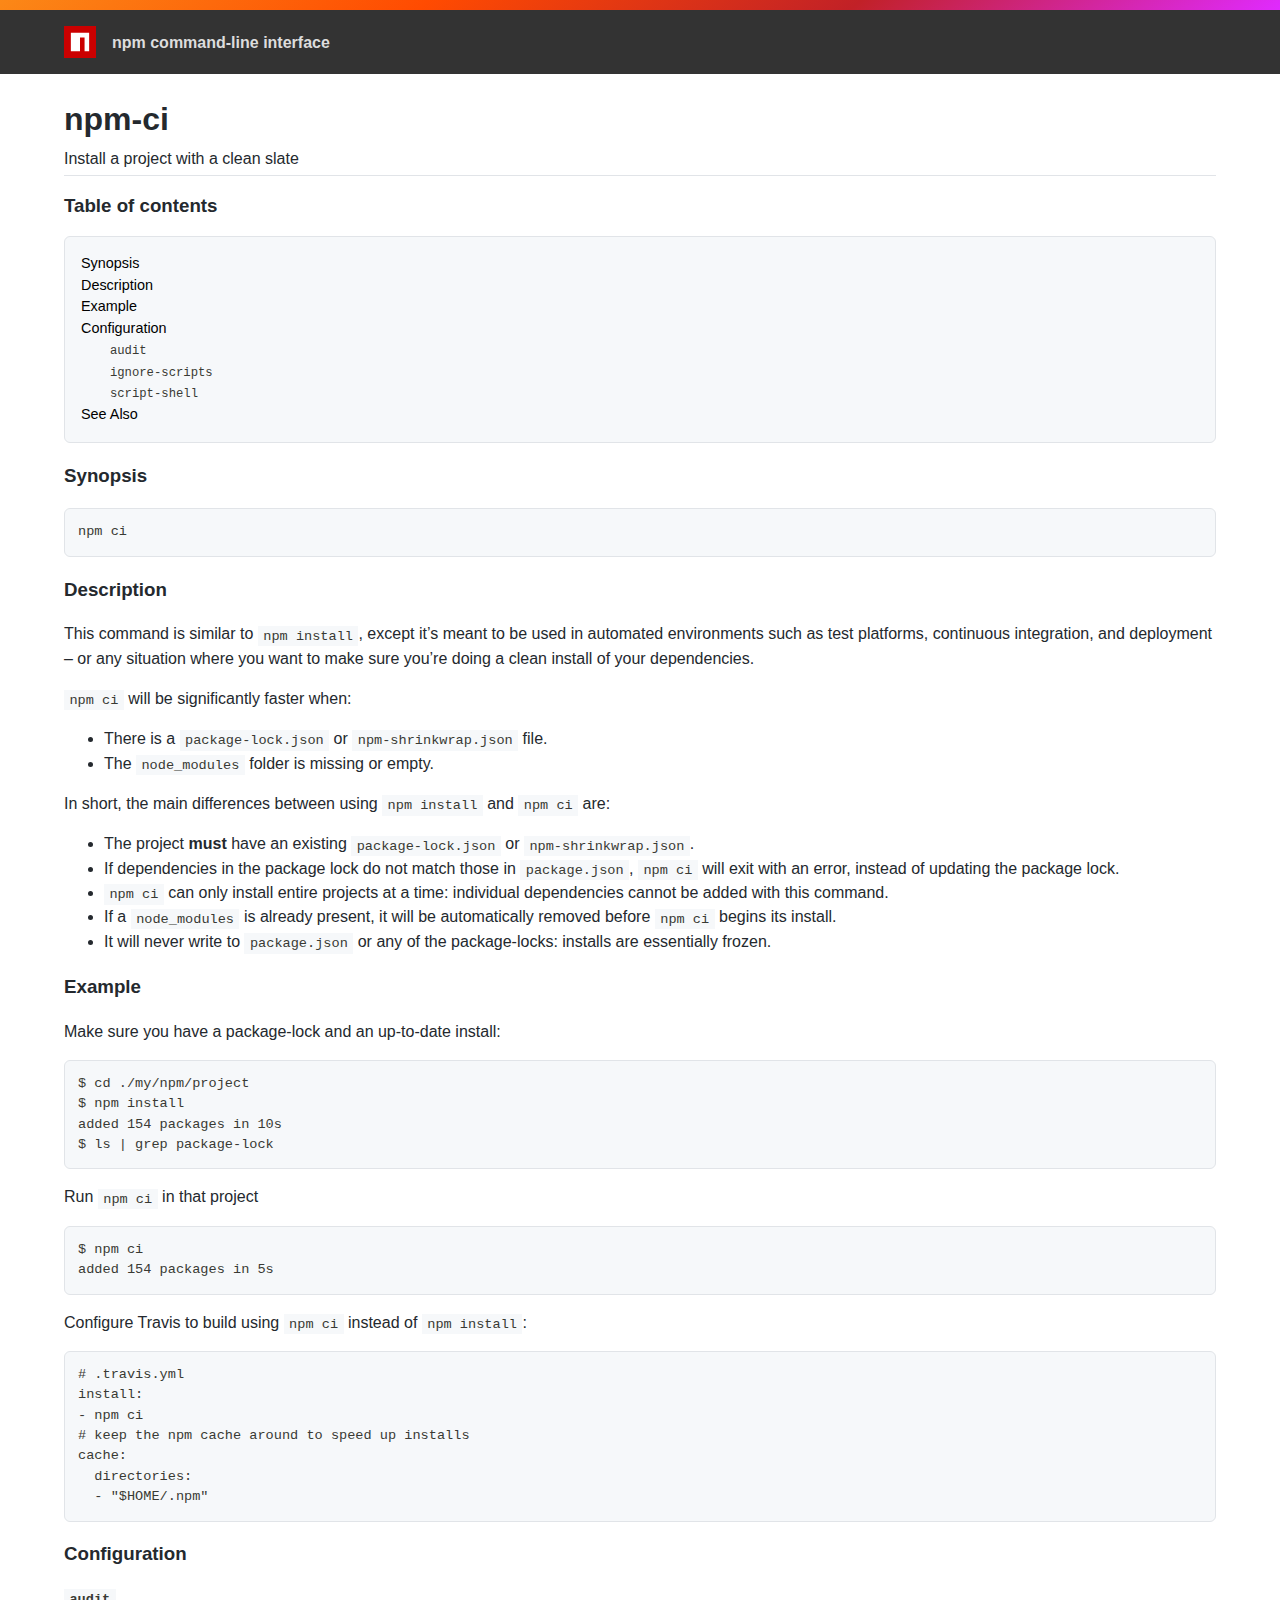
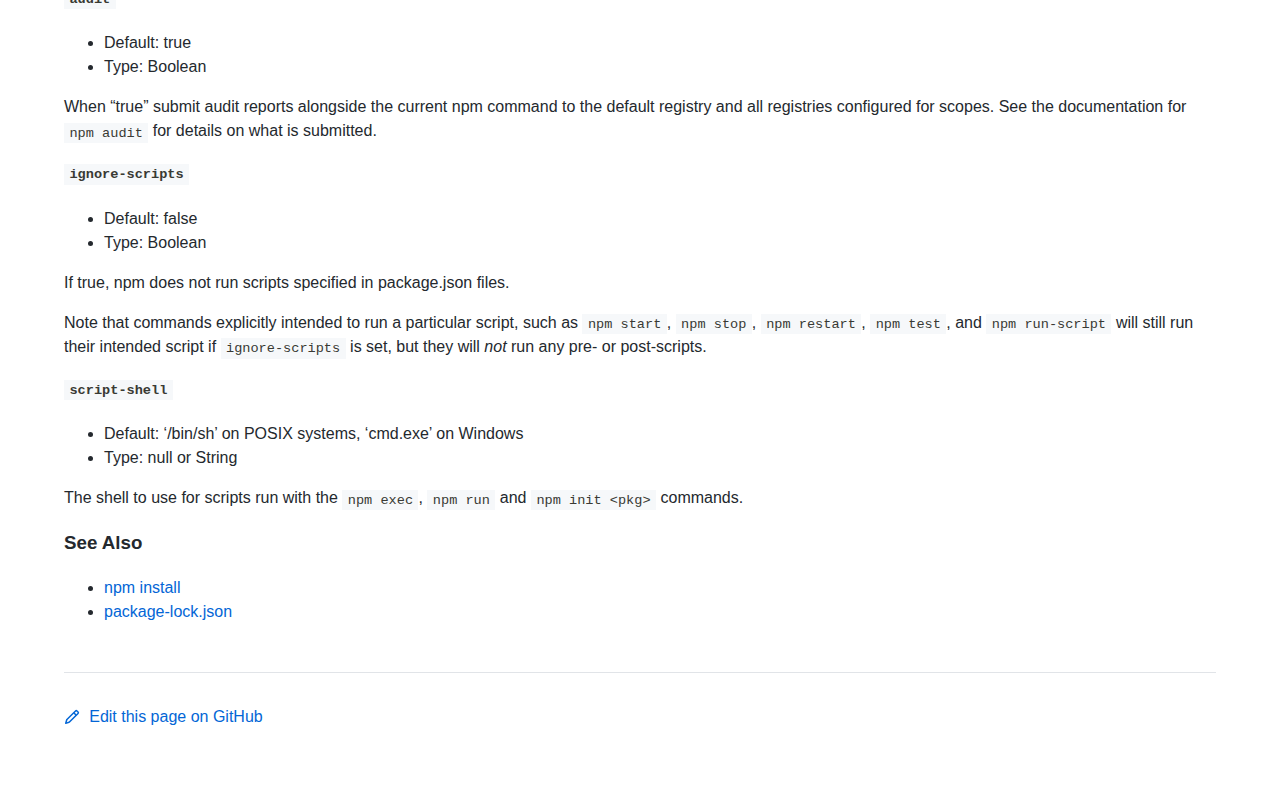
<file: .metadata/.plugins/org.eclipse.wildwebdeveloper.embedder.node/node-v16.13.0-win-x64/node_modules/npm/docs/output/commands/npm-ci.html>
<html><head>
<title>npm-ci</title>
<style>
body {
    background-color: #ffffff;
    color: #24292e;

    margin: 0;

    line-height: 1.5;

    font-family: -apple-system, BlinkMacSystemFont, "Segoe UI", Helvetica, Arial, sans-serif, "Apple Color Emoji", "Segoe UI Emoji";
}
#rainbar {
    height: 10px;
    background-image: linear-gradient(139deg, #fb8817, #ff4b01, #c12127, #e02aff);
}

a {
    text-decoration: none;
    color: #0366d6;
}
a:hover {
    text-decoration: underline;
}

pre {
    margin: 1em 0px;
    padding: 1em;
    border: solid 1px #e1e4e8;
    border-radius: 6px;

    display: block;
    overflow: auto;

    white-space: pre;

    background-color: #f6f8fa;
    color: #393a34;
}
code {
    font-family: SFMono-Regular, Consolas, "Liberation Mono", Menlo, Courier, monospace;
    font-size: 85%;
    padding: 0.2em 0.4em;
    background-color: #f6f8fa;
    color: #393a34;
}
pre > code {
    padding: 0;
    background-color: inherit;
    color: inherit;
}
h1, h2, h3 {
    font-weight: 600;
}

#logobar {
    background-color: #333333;
    margin: 0 auto;
    padding: 1em 4em;
}
#logobar .logo {
    float: left;
}
#logobar .title {
    font-weight: 600;
    color: #dddddd;
    float: left;
    margin: 5px 0 0 1em;
}
#logobar:after {
    content: "";
    display: block;
    clear: both;
}

#content {
    margin: 0 auto;
    padding: 0 4em;
}

#table_of_contents > h2 {
    font-size: 1.17em;
}
#table_of_contents ul:first-child {
    border: solid 1px #e1e4e8;
    border-radius: 6px;
    padding: 1em;
    background-color: #f6f8fa;
    color: #393a34;
}
#table_of_contents ul {
    list-style-type: none;
    padding-left: 1.5em;
}
#table_of_contents li {
    font-size: 0.9em;
}
#table_of_contents li a {
    color: #000000;
}

header.title {
    border-bottom: solid 1px #e1e4e8;
}
header.title > h1 {
    margin-bottom: 0.25em;
}
header.title > .description {
    display: block;
    margin-bottom: 0.5em;
    line-height: 1;
}

footer#edit {
    border-top: solid 1px #e1e4e8;
    margin: 3em 0 4em 0;
    padding-top: 2em;
}
</style>
</head>
<body>
<div id="banner">
<div id="rainbar"></div>
<div id="logobar">
<svg class="logo" role="img" height="32" width="32" viewBox="0 0 700 700">
<polygon fill="#cb0000" points="0,700 700,700 700,0 0,0"></polygon>
<polygon fill="#ffffff" points="150,550 350,550 350,250 450,250 450,550 550,550 550,150 150,150"></polygon>
</svg>
<div class="title">
npm command-line interface
</div>
</div>
</div>

<section id="content">
<header class="title">
<h1 id="npm-ci">npm-ci</h1>
<span class="description">Install a project with a clean slate</span>
</header>

<section id="table_of_contents">
<h2 id="table-of-contents">Table of contents</h2>
<div id="_table_of_contents"><ul><li><a href="#synopsis">Synopsis</a></li><li><a href="#description">Description</a></li><li><a href="#example">Example</a></li><li><a href="#configuration">Configuration</a></li><ul><li><a href="#audit"><code>audit</code></a></li><li><a href="#ignore-scripts"><code>ignore-scripts</code></a></li><li><a href="#script-shell"><code>script-shell</code></a></li></ul><li><a href="#see-also">See Also</a></li></ul></div>
</section>

<div id="_content"><h3 id="synopsis">Synopsis</h3>
<pre lang="bash"><code>npm ci
</code></pre>
<h3 id="description">Description</h3>
<p>This command is similar to <a href="../commands/npm-install.html"><code>npm install</code></a>, except
it’s meant to be used in automated environments such as test platforms,
continuous integration, and deployment – or any situation where you want
to make sure you’re doing a clean install of your dependencies.</p>
<p><code>npm ci</code> will be significantly faster when:</p>
<ul>
<li>There is a <code>package-lock.json</code> or <code>npm-shrinkwrap.json</code> file.</li>
<li>The <code>node_modules</code> folder is missing or empty.</li>
</ul>
<p>In short, the main differences between using <code>npm install</code> and <code>npm ci</code> are:</p>
<ul>
<li>The project <strong>must</strong> have an existing <code>package-lock.json</code> or
<code>npm-shrinkwrap.json</code>.</li>
<li>If dependencies in the package lock do not match those in <code>package.json</code>,
<code>npm ci</code> will exit with an error, instead of updating the package lock.</li>
<li><code>npm ci</code> can only install entire projects at a time: individual
dependencies cannot be added with this command.</li>
<li>If a <code>node_modules</code> is already present, it will be automatically removed
before <code>npm ci</code> begins its install.</li>
<li>It will never write to <code>package.json</code> or any of the package-locks:
installs are essentially frozen.</li>
</ul>
<h3 id="example">Example</h3>
<p>Make sure you have a package-lock and an up-to-date install:</p>
<pre lang="bash"><code>$ cd ./my/npm/project
$ npm install
added 154 packages in 10s
$ ls | grep package-lock
</code></pre>
<p>Run <code>npm ci</code> in that project</p>
<pre lang="bash"><code>$ npm ci
added 154 packages in 5s
</code></pre>
<p>Configure Travis to build using <code>npm ci</code> instead of <code>npm install</code>:</p>
<pre lang="bash"><code># .travis.yml
install:
- npm ci
# keep the npm cache around to speed up installs
cache:
  directories:
  - "$HOME/.npm"
</code></pre>
<h3 id="configuration">Configuration</h3>
<!-- raw HTML omitted -->
<!-- raw HTML omitted -->
<!-- raw HTML omitted -->
<h4 id="audit"><code>audit</code></h4>
<ul>
<li>Default: true</li>
<li>Type: Boolean</li>
</ul>
<p>When “true” submit audit reports alongside the current npm command to the
default registry and all registries configured for scopes. See the
documentation for <a href="../commands/npm-audit.html"><code>npm audit</code></a> for details on what is
submitted.</p>
<!-- raw HTML omitted -->
<!-- raw HTML omitted -->
<h4 id="ignore-scripts"><code>ignore-scripts</code></h4>
<ul>
<li>Default: false</li>
<li>Type: Boolean</li>
</ul>
<p>If true, npm does not run scripts specified in package.json files.</p>
<p>Note that commands explicitly intended to run a particular script, such as
<code>npm start</code>, <code>npm stop</code>, <code>npm restart</code>, <code>npm test</code>, and <code>npm run-script</code>
will still run their intended script if <code>ignore-scripts</code> is set, but they
will <em>not</em> run any pre- or post-scripts.</p>
<!-- raw HTML omitted -->
<!-- raw HTML omitted -->
<h4 id="script-shell"><code>script-shell</code></h4>
<ul>
<li>Default: ‘/bin/sh’ on POSIX systems, ‘cmd.exe’ on Windows</li>
<li>Type: null or String</li>
</ul>
<p>The shell to use for scripts run with the <code>npm exec</code>, <code>npm run</code> and <code>npm init &lt;pkg&gt;</code> commands.</p>
<!-- raw HTML omitted -->
<!-- raw HTML omitted -->
<!-- raw HTML omitted -->
<h3 id="see-also">See Also</h3>
<ul>
<li><a href="../commands/npm-install.html">npm install</a></li>
<li><a href="../configuring-npm/package-lock-json.html">package-lock.json</a></li>
</ul>
</div>

<footer id="edit">
<a href="https://github.com/npm/cli/edit/latest/docs/content/commands/npm-ci.md">
<svg role="img" viewBox="0 0 16 16" width="16" height="16" fill="currentcolor" style="vertical-align: text-bottom; margin-right: 0.3em;">
<path fill-rule="evenodd" d="M11.013 1.427a1.75 1.75 0 012.474 0l1.086 1.086a1.75 1.75 0 010 2.474l-8.61 8.61c-.21.21-.47.364-.756.445l-3.251.93a.75.75 0 01-.927-.928l.929-3.25a1.75 1.75 0 01.445-.758l8.61-8.61zm1.414 1.06a.25.25 0 00-.354 0L10.811 3.75l1.439 1.44 1.263-1.263a.25.25 0 000-.354l-1.086-1.086zM11.189 6.25L9.75 4.81l-6.286 6.287a.25.25 0 00-.064.108l-.558 1.953 1.953-.558a.249.249 0 00.108-.064l6.286-6.286z"></path>
</svg>
Edit this page on GitHub
</a>
</footer>
</section>



</body></html>
</file>
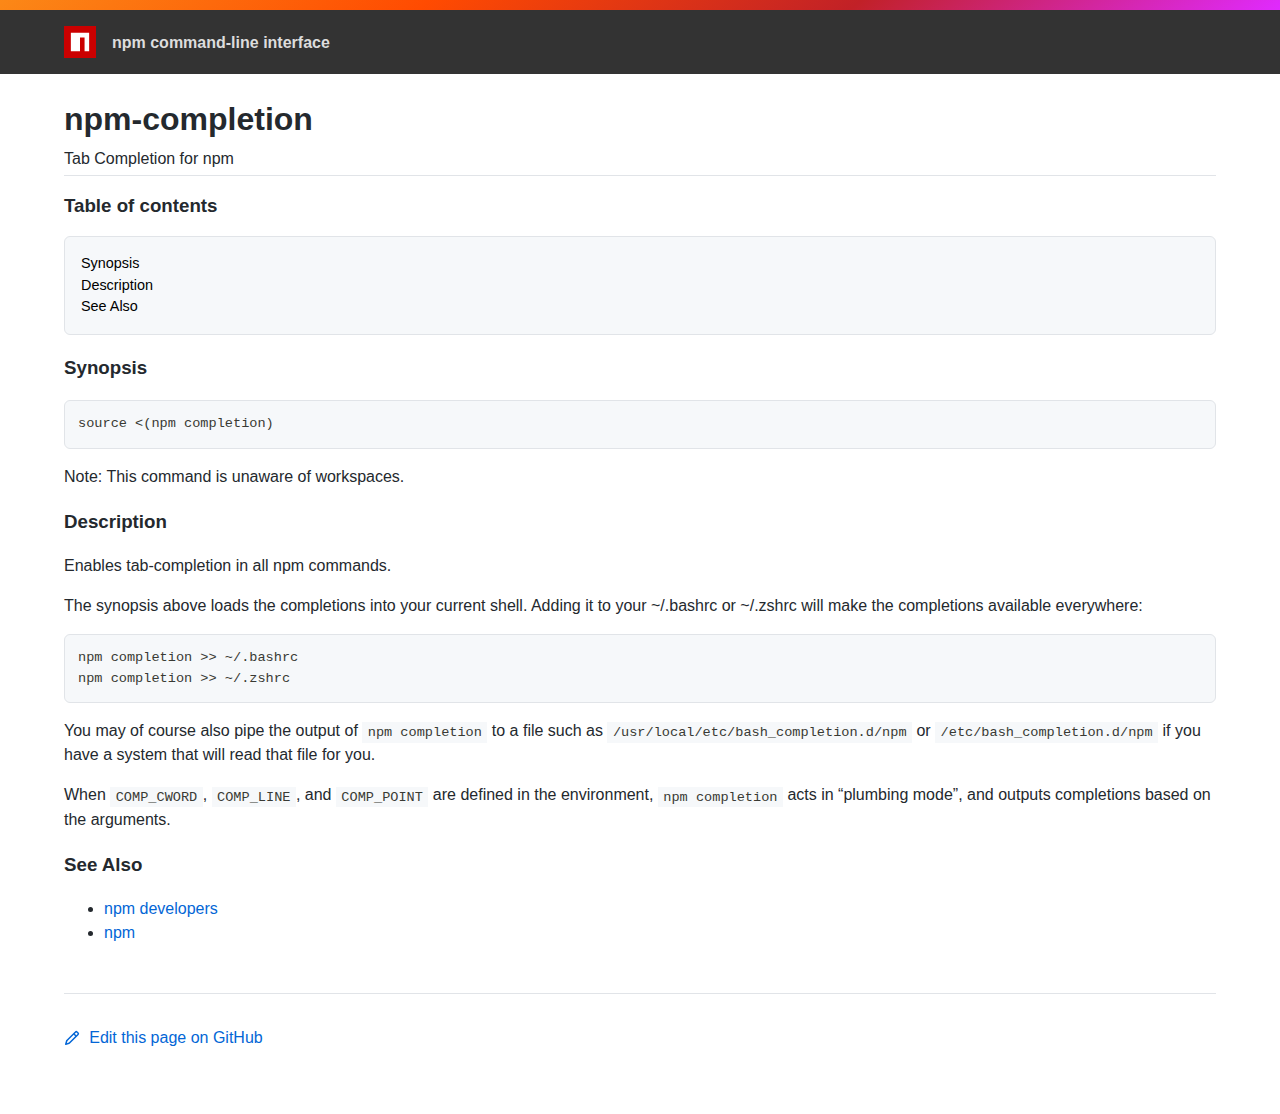
<file: .metadata/.plugins/org.eclipse.wildwebdeveloper.embedder.node/node-v16.13.0-win-x64/node_modules/npm/docs/output/commands/npm-completion.html>
<html><head>
<title>npm-completion</title>
<style>
body {
    background-color: #ffffff;
    color: #24292e;

    margin: 0;

    line-height: 1.5;

    font-family: -apple-system, BlinkMacSystemFont, "Segoe UI", Helvetica, Arial, sans-serif, "Apple Color Emoji", "Segoe UI Emoji";
}
#rainbar {
    height: 10px;
    background-image: linear-gradient(139deg, #fb8817, #ff4b01, #c12127, #e02aff);
}

a {
    text-decoration: none;
    color: #0366d6;
}
a:hover {
    text-decoration: underline;
}

pre {
    margin: 1em 0px;
    padding: 1em;
    border: solid 1px #e1e4e8;
    border-radius: 6px;

    display: block;
    overflow: auto;

    white-space: pre;

    background-color: #f6f8fa;
    color: #393a34;
}
code {
    font-family: SFMono-Regular, Consolas, "Liberation Mono", Menlo, Courier, monospace;
    font-size: 85%;
    padding: 0.2em 0.4em;
    background-color: #f6f8fa;
    color: #393a34;
}
pre > code {
    padding: 0;
    background-color: inherit;
    color: inherit;
}
h1, h2, h3 {
    font-weight: 600;
}

#logobar {
    background-color: #333333;
    margin: 0 auto;
    padding: 1em 4em;
}
#logobar .logo {
    float: left;
}
#logobar .title {
    font-weight: 600;
    color: #dddddd;
    float: left;
    margin: 5px 0 0 1em;
}
#logobar:after {
    content: "";
    display: block;
    clear: both;
}

#content {
    margin: 0 auto;
    padding: 0 4em;
}

#table_of_contents > h2 {
    font-size: 1.17em;
}
#table_of_contents ul:first-child {
    border: solid 1px #e1e4e8;
    border-radius: 6px;
    padding: 1em;
    background-color: #f6f8fa;
    color: #393a34;
}
#table_of_contents ul {
    list-style-type: none;
    padding-left: 1.5em;
}
#table_of_contents li {
    font-size: 0.9em;
}
#table_of_contents li a {
    color: #000000;
}

header.title {
    border-bottom: solid 1px #e1e4e8;
}
header.title > h1 {
    margin-bottom: 0.25em;
}
header.title > .description {
    display: block;
    margin-bottom: 0.5em;
    line-height: 1;
}

footer#edit {
    border-top: solid 1px #e1e4e8;
    margin: 3em 0 4em 0;
    padding-top: 2em;
}
</style>
</head>
<body>
<div id="banner">
<div id="rainbar"></div>
<div id="logobar">
<svg class="logo" role="img" height="32" width="32" viewBox="0 0 700 700">
<polygon fill="#cb0000" points="0,700 700,700 700,0 0,0"></polygon>
<polygon fill="#ffffff" points="150,550 350,550 350,250 450,250 450,550 550,550 550,150 150,150"></polygon>
</svg>
<div class="title">
npm command-line interface
</div>
</div>
</div>

<section id="content">
<header class="title">
<h1 id="npm-completion">npm-completion</h1>
<span class="description">Tab Completion for npm</span>
</header>

<section id="table_of_contents">
<h2 id="table-of-contents">Table of contents</h2>
<div id="_table_of_contents"><ul><li><a href="#synopsis">Synopsis</a></li><li><a href="#description">Description</a></li><li><a href="#see-also">See Also</a></li></ul></div>
</section>

<div id="_content"><h3 id="synopsis">Synopsis</h3>
<pre lang="bash"><code>source &lt;(npm completion)
</code></pre>
<p>Note: This command is unaware of workspaces.</p>
<h3 id="description">Description</h3>
<p>Enables tab-completion in all npm commands.</p>
<p>The synopsis above
loads the completions into your current shell.  Adding it to
your ~/.bashrc or ~/.zshrc will make the completions available
everywhere:</p>
<pre lang="bash"><code>npm completion &gt;&gt; ~/.bashrc
npm completion &gt;&gt; ~/.zshrc
</code></pre>
<p>You may of course also pipe the output of <code>npm completion</code> to a file
such as <code>/usr/local/etc/bash_completion.d/npm</code> or
<code>/etc/bash_completion.d/npm</code> if you have a system that will read
that file for you.</p>
<p>When <code>COMP_CWORD</code>, <code>COMP_LINE</code>, and <code>COMP_POINT</code> are defined in the
environment, <code>npm completion</code> acts in “plumbing mode”, and outputs
completions based on the arguments.</p>
<h3 id="see-also">See Also</h3>
<ul>
<li><a href="../using-npm/developers.html">npm developers</a></li>
<li><a href="../commands/npm.html">npm</a></li>
</ul>
</div>

<footer id="edit">
<a href="https://github.com/npm/cli/edit/latest/docs/content/commands/npm-completion.md">
<svg role="img" viewBox="0 0 16 16" width="16" height="16" fill="currentcolor" style="vertical-align: text-bottom; margin-right: 0.3em;">
<path fill-rule="evenodd" d="M11.013 1.427a1.75 1.75 0 012.474 0l1.086 1.086a1.75 1.75 0 010 2.474l-8.61 8.61c-.21.21-.47.364-.756.445l-3.251.93a.75.75 0 01-.927-.928l.929-3.25a1.75 1.75 0 01.445-.758l8.61-8.61zm1.414 1.06a.25.25 0 00-.354 0L10.811 3.75l1.439 1.44 1.263-1.263a.25.25 0 000-.354l-1.086-1.086zM11.189 6.25L9.75 4.81l-6.286 6.287a.25.25 0 00-.064.108l-.558 1.953 1.953-.558a.249.249 0 00.108-.064l6.286-6.286z"></path>
</svg>
Edit this page on GitHub
</a>
</footer>
</section>



</body></html>
</file>
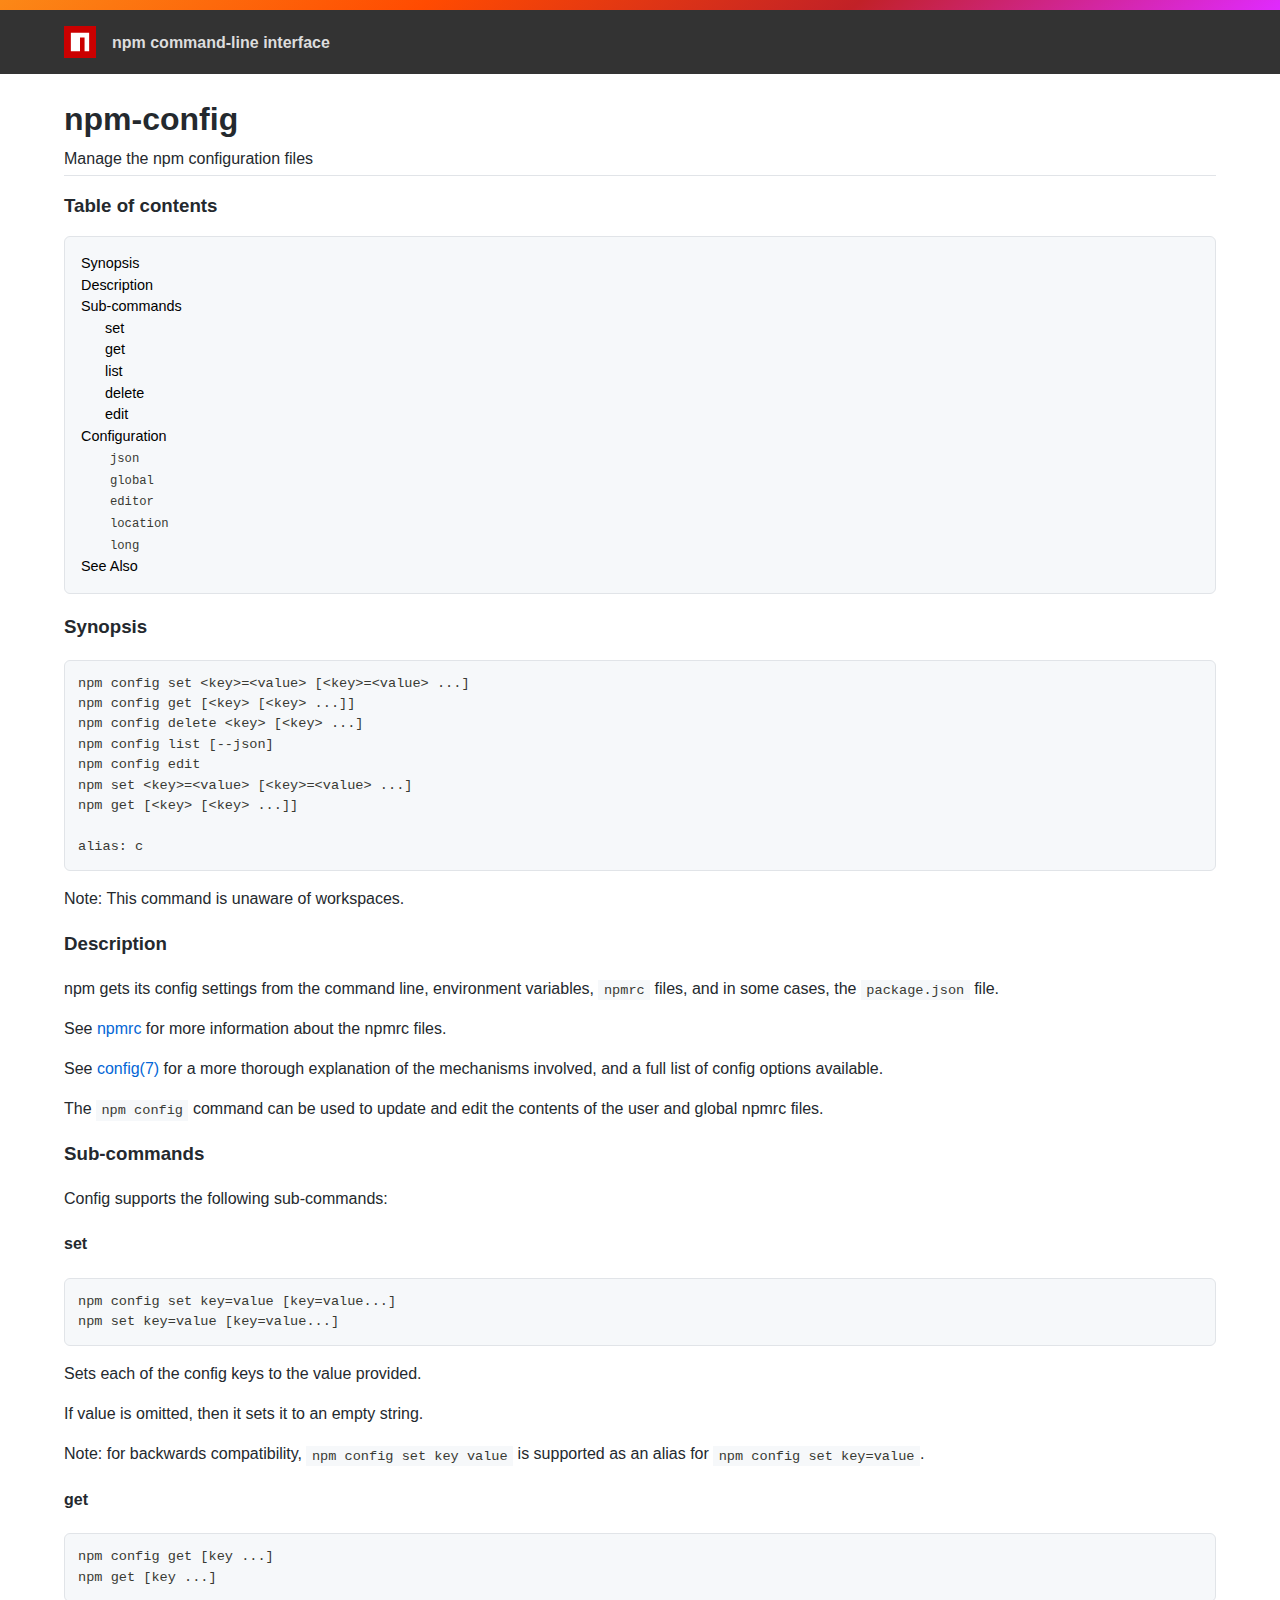
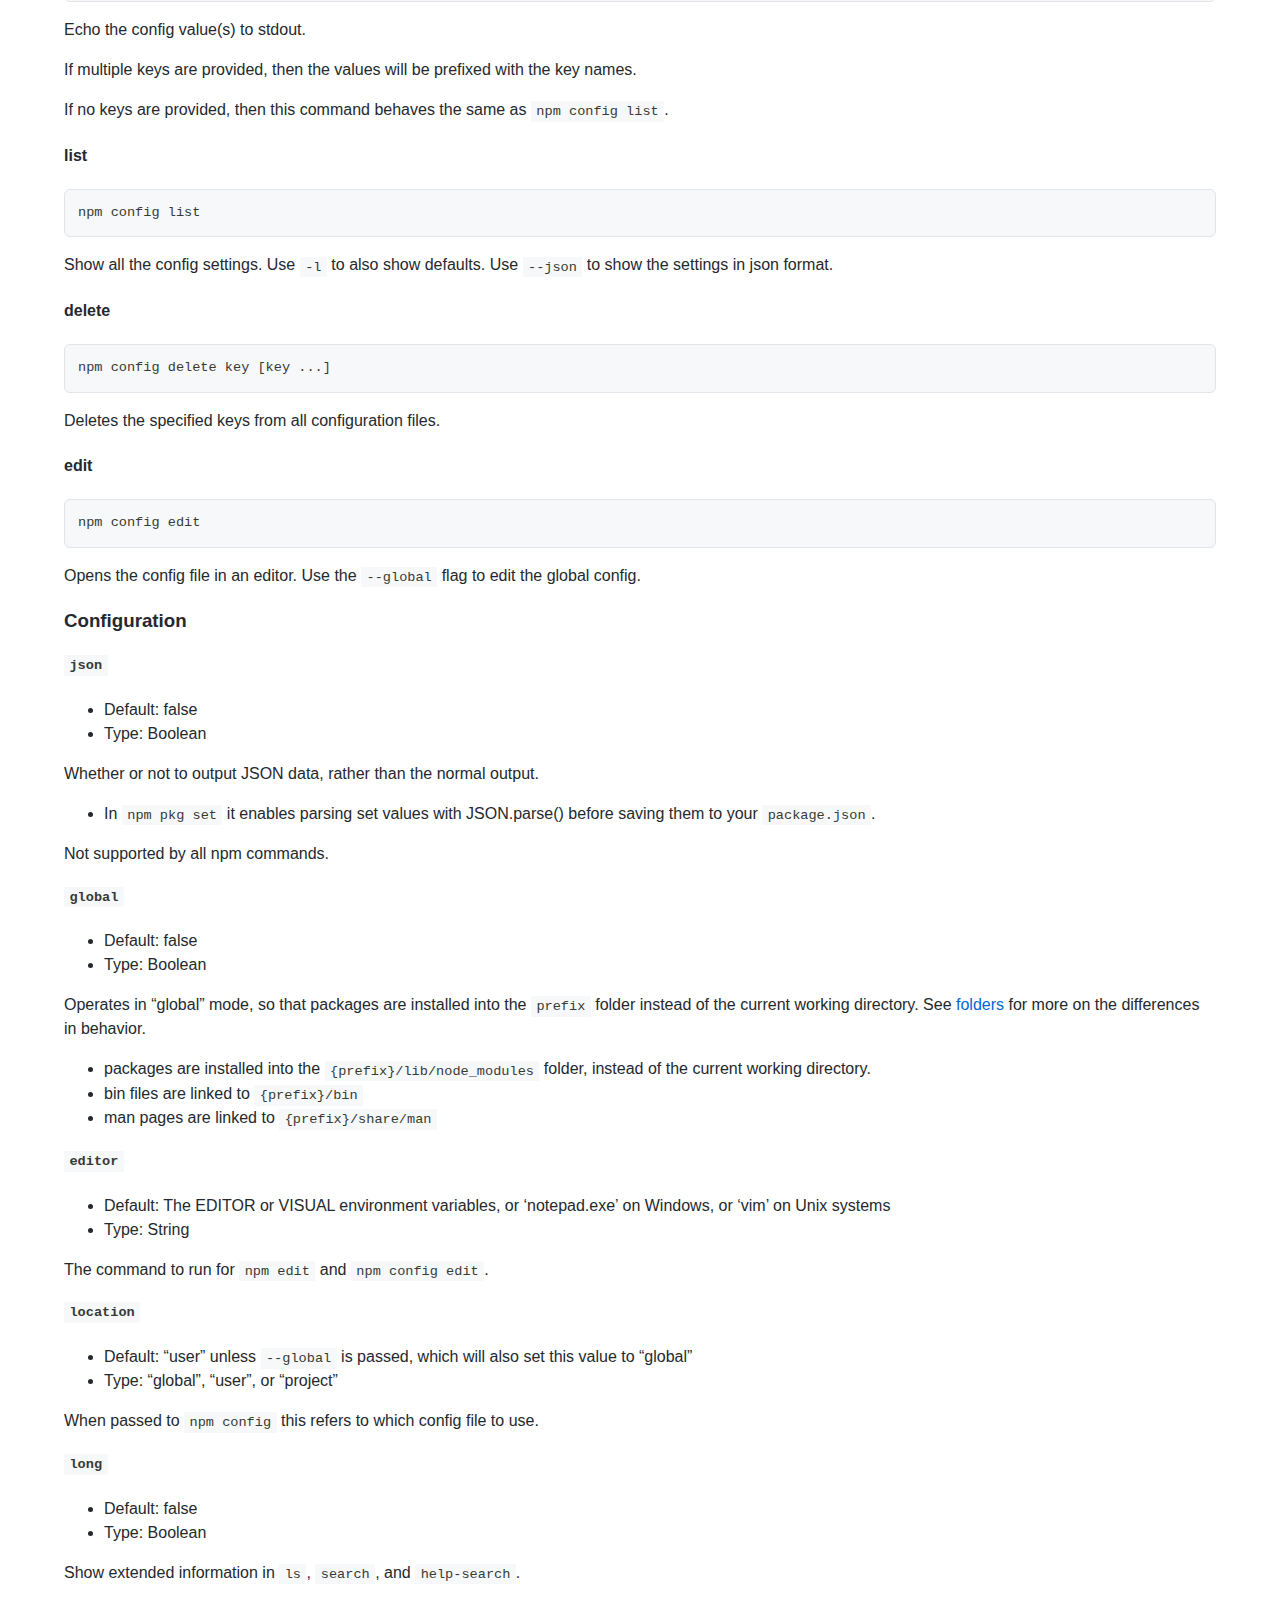
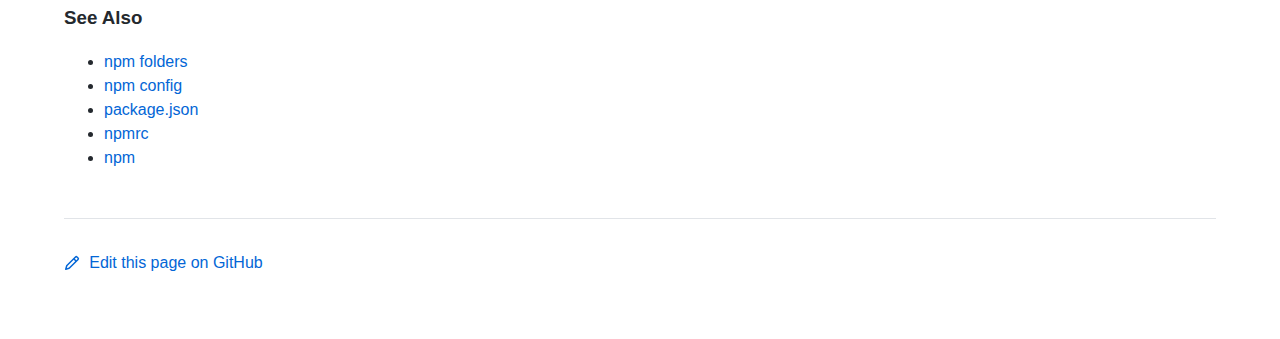
<file: .metadata/.plugins/org.eclipse.wildwebdeveloper.embedder.node/node-v16.13.0-win-x64/node_modules/npm/docs/output/commands/npm-config.html>
<html><head>
<title>npm-config</title>
<style>
body {
    background-color: #ffffff;
    color: #24292e;

    margin: 0;

    line-height: 1.5;

    font-family: -apple-system, BlinkMacSystemFont, "Segoe UI", Helvetica, Arial, sans-serif, "Apple Color Emoji", "Segoe UI Emoji";
}
#rainbar {
    height: 10px;
    background-image: linear-gradient(139deg, #fb8817, #ff4b01, #c12127, #e02aff);
}

a {
    text-decoration: none;
    color: #0366d6;
}
a:hover {
    text-decoration: underline;
}

pre {
    margin: 1em 0px;
    padding: 1em;
    border: solid 1px #e1e4e8;
    border-radius: 6px;

    display: block;
    overflow: auto;

    white-space: pre;

    background-color: #f6f8fa;
    color: #393a34;
}
code {
    font-family: SFMono-Regular, Consolas, "Liberation Mono", Menlo, Courier, monospace;
    font-size: 85%;
    padding: 0.2em 0.4em;
    background-color: #f6f8fa;
    color: #393a34;
}
pre > code {
    padding: 0;
    background-color: inherit;
    color: inherit;
}
h1, h2, h3 {
    font-weight: 600;
}

#logobar {
    background-color: #333333;
    margin: 0 auto;
    padding: 1em 4em;
}
#logobar .logo {
    float: left;
}
#logobar .title {
    font-weight: 600;
    color: #dddddd;
    float: left;
    margin: 5px 0 0 1em;
}
#logobar:after {
    content: "";
    display: block;
    clear: both;
}

#content {
    margin: 0 auto;
    padding: 0 4em;
}

#table_of_contents > h2 {
    font-size: 1.17em;
}
#table_of_contents ul:first-child {
    border: solid 1px #e1e4e8;
    border-radius: 6px;
    padding: 1em;
    background-color: #f6f8fa;
    color: #393a34;
}
#table_of_contents ul {
    list-style-type: none;
    padding-left: 1.5em;
}
#table_of_contents li {
    font-size: 0.9em;
}
#table_of_contents li a {
    color: #000000;
}

header.title {
    border-bottom: solid 1px #e1e4e8;
}
header.title > h1 {
    margin-bottom: 0.25em;
}
header.title > .description {
    display: block;
    margin-bottom: 0.5em;
    line-height: 1;
}

footer#edit {
    border-top: solid 1px #e1e4e8;
    margin: 3em 0 4em 0;
    padding-top: 2em;
}
</style>
</head>
<body>
<div id="banner">
<div id="rainbar"></div>
<div id="logobar">
<svg class="logo" role="img" height="32" width="32" viewBox="0 0 700 700">
<polygon fill="#cb0000" points="0,700 700,700 700,0 0,0"></polygon>
<polygon fill="#ffffff" points="150,550 350,550 350,250 450,250 450,550 550,550 550,150 150,150"></polygon>
</svg>
<div class="title">
npm command-line interface
</div>
</div>
</div>

<section id="content">
<header class="title">
<h1 id="npm-config">npm-config</h1>
<span class="description">Manage the npm configuration files</span>
</header>

<section id="table_of_contents">
<h2 id="table-of-contents">Table of contents</h2>
<div id="_table_of_contents"><ul><li><a href="#synopsis">Synopsis</a></li><li><a href="#description">Description</a></li><li><a href="#sub-commands">Sub-commands</a></li><ul><li><a href="#set">set</a></li><li><a href="#get">get</a></li><li><a href="#list">list</a></li><li><a href="#delete">delete</a></li><li><a href="#edit2">edit</a></li></ul><li><a href="#configuration">Configuration</a></li><ul><li><a href="#json"><code>json</code></a></li><li><a href="#global"><code>global</code></a></li><li><a href="#editor"><code>editor</code></a></li><li><a href="#location"><code>location</code></a></li><li><a href="#long"><code>long</code></a></li></ul><li><a href="#see-also">See Also</a></li></ul></div>
</section>

<div id="_content"><h3 id="synopsis">Synopsis</h3>
<pre lang="bash"><code>npm config set &lt;key&gt;=&lt;value&gt; [&lt;key&gt;=&lt;value&gt; ...]
npm config get [&lt;key&gt; [&lt;key&gt; ...]]
npm config delete &lt;key&gt; [&lt;key&gt; ...]
npm config list [--json]
npm config edit
npm set &lt;key&gt;=&lt;value&gt; [&lt;key&gt;=&lt;value&gt; ...]
npm get [&lt;key&gt; [&lt;key&gt; ...]]

alias: c
</code></pre>
<p>Note: This command is unaware of workspaces.</p>
<h3 id="description">Description</h3>
<p>npm gets its config settings from the command line, environment
variables, <code>npmrc</code> files, and in some cases, the <code>package.json</code> file.</p>
<p>See <a href="../configuring-npm/npmrc.html">npmrc</a> for more information about the npmrc
files.</p>
<p>See <a href="../using-npm/config.html">config(7)</a> for a more thorough explanation of the
mechanisms involved, and a full list of config options available.</p>
<p>The <code>npm config</code> command can be used to update and edit the contents
of the user and global npmrc files.</p>
<h3 id="sub-commands">Sub-commands</h3>
<p>Config supports the following sub-commands:</p>
<h4 id="set">set</h4>
<pre lang="bash"><code>npm config set key=value [key=value...]
npm set key=value [key=value...]
</code></pre>
<p>Sets each of the config keys to the value provided.</p>
<p>If value is omitted, then it sets it to an empty string.</p>
<p>Note: for backwards compatibility, <code>npm config set key value</code> is supported
as an alias for <code>npm config set key=value</code>.</p>
<h4 id="get">get</h4>
<pre lang="bash"><code>npm config get [key ...]
npm get [key ...]
</code></pre>
<p>Echo the config value(s) to stdout.</p>
<p>If multiple keys are provided, then the values will be prefixed with the
key names.</p>
<p>If no keys are provided, then this command behaves the same as <code>npm config list</code>.</p>
<h4 id="list">list</h4>
<pre lang="bash"><code>npm config list
</code></pre>
<p>Show all the config settings. Use <code>-l</code> to also show defaults. Use <code>--json</code>
to show the settings in json format.</p>
<h4 id="delete">delete</h4>
<pre lang="bash"><code>npm config delete key [key ...]
</code></pre>
<p>Deletes the specified keys from all configuration files.</p>
<h4 id="edit2">edit</h4>
<pre lang="bash"><code>npm config edit
</code></pre>
<p>Opens the config file in an editor.  Use the <code>--global</code> flag to edit the
global config.</p>
<h3 id="configuration">Configuration</h3>
<!-- raw HTML omitted -->
<!-- raw HTML omitted -->
<!-- raw HTML omitted -->
<h4 id="json"><code>json</code></h4>
<ul>
<li>Default: false</li>
<li>Type: Boolean</li>
</ul>
<p>Whether or not to output JSON data, rather than the normal output.</p>
<ul>
<li>In <code>npm pkg set</code> it enables parsing set values with JSON.parse() before
saving them to your <code>package.json</code>.</li>
</ul>
<p>Not supported by all npm commands.</p>
<!-- raw HTML omitted -->
<!-- raw HTML omitted -->
<h4 id="global"><code>global</code></h4>
<ul>
<li>Default: false</li>
<li>Type: Boolean</li>
</ul>
<p>Operates in “global” mode, so that packages are installed into the <code>prefix</code>
folder instead of the current working directory. See
<a href="../configuring-npm/folders.html">folders</a> for more on the differences in behavior.</p>
<ul>
<li>packages are installed into the <code>{prefix}/lib/node_modules</code> folder, instead
of the current working directory.</li>
<li>bin files are linked to <code>{prefix}/bin</code></li>
<li>man pages are linked to <code>{prefix}/share/man</code></li>
</ul>
<!-- raw HTML omitted -->
<!-- raw HTML omitted -->
<h4 id="editor"><code>editor</code></h4>
<ul>
<li>Default: The EDITOR or VISUAL environment variables, or ‘notepad.exe’ on
Windows, or ‘vim’ on Unix systems</li>
<li>Type: String</li>
</ul>
<p>The command to run for <code>npm edit</code> and <code>npm config edit</code>.</p>
<!-- raw HTML omitted -->
<!-- raw HTML omitted -->
<h4 id="location"><code>location</code></h4>
<ul>
<li>Default: “user” unless <code>--global</code> is passed, which will also set this value
to “global”</li>
<li>Type: “global”, “user”, or “project”</li>
</ul>
<p>When passed to <code>npm config</code> this refers to which config file to use.</p>
<!-- raw HTML omitted -->
<!-- raw HTML omitted -->
<h4 id="long"><code>long</code></h4>
<ul>
<li>Default: false</li>
<li>Type: Boolean</li>
</ul>
<p>Show extended information in <code>ls</code>, <code>search</code>, and <code>help-search</code>.</p>
<!-- raw HTML omitted -->
<!-- raw HTML omitted -->
<!-- raw HTML omitted -->
<h3 id="see-also">See Also</h3>
<ul>
<li><a href="../configuring-npm/folders.html">npm folders</a></li>
<li><a href="../commands/npm-config.html">npm config</a></li>
<li><a href="../configuring-npm/package-json.html">package.json</a></li>
<li><a href="../configuring-npm/npmrc.html">npmrc</a></li>
<li><a href="../commands/npm.html">npm</a></li>
</ul>
</div>

<footer id="edit">
<a href="https://github.com/npm/cli/edit/latest/docs/content/commands/npm-config.md">
<svg role="img" viewBox="0 0 16 16" width="16" height="16" fill="currentcolor" style="vertical-align: text-bottom; margin-right: 0.3em;">
<path fill-rule="evenodd" d="M11.013 1.427a1.75 1.75 0 012.474 0l1.086 1.086a1.75 1.75 0 010 2.474l-8.61 8.61c-.21.21-.47.364-.756.445l-3.251.93a.75.75 0 01-.927-.928l.929-3.25a1.75 1.75 0 01.445-.758l8.61-8.61zm1.414 1.06a.25.25 0 00-.354 0L10.811 3.75l1.439 1.44 1.263-1.263a.25.25 0 000-.354l-1.086-1.086zM11.189 6.25L9.75 4.81l-6.286 6.287a.25.25 0 00-.064.108l-.558 1.953 1.953-.558a.249.249 0 00.108-.064l6.286-6.286z"></path>
</svg>
Edit this page on GitHub
</a>
</footer>
</section>



</body></html>
</file>
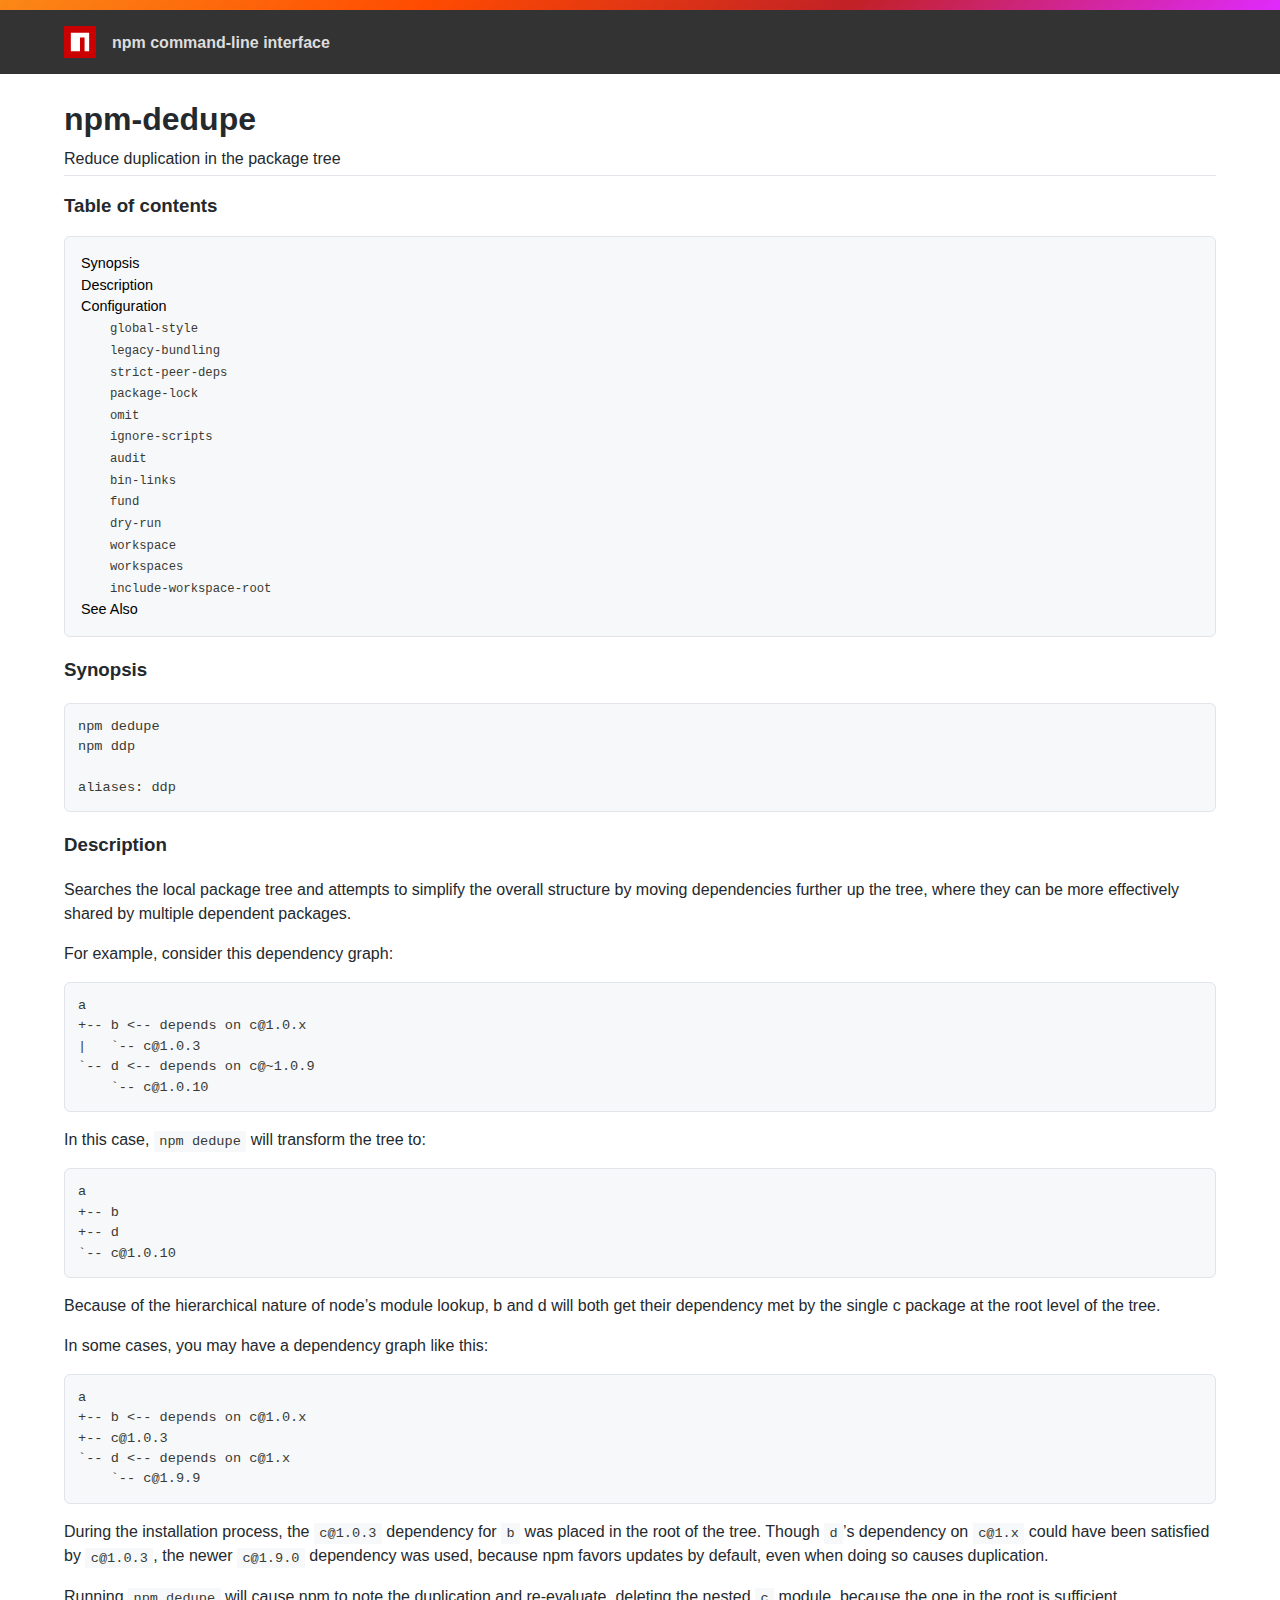
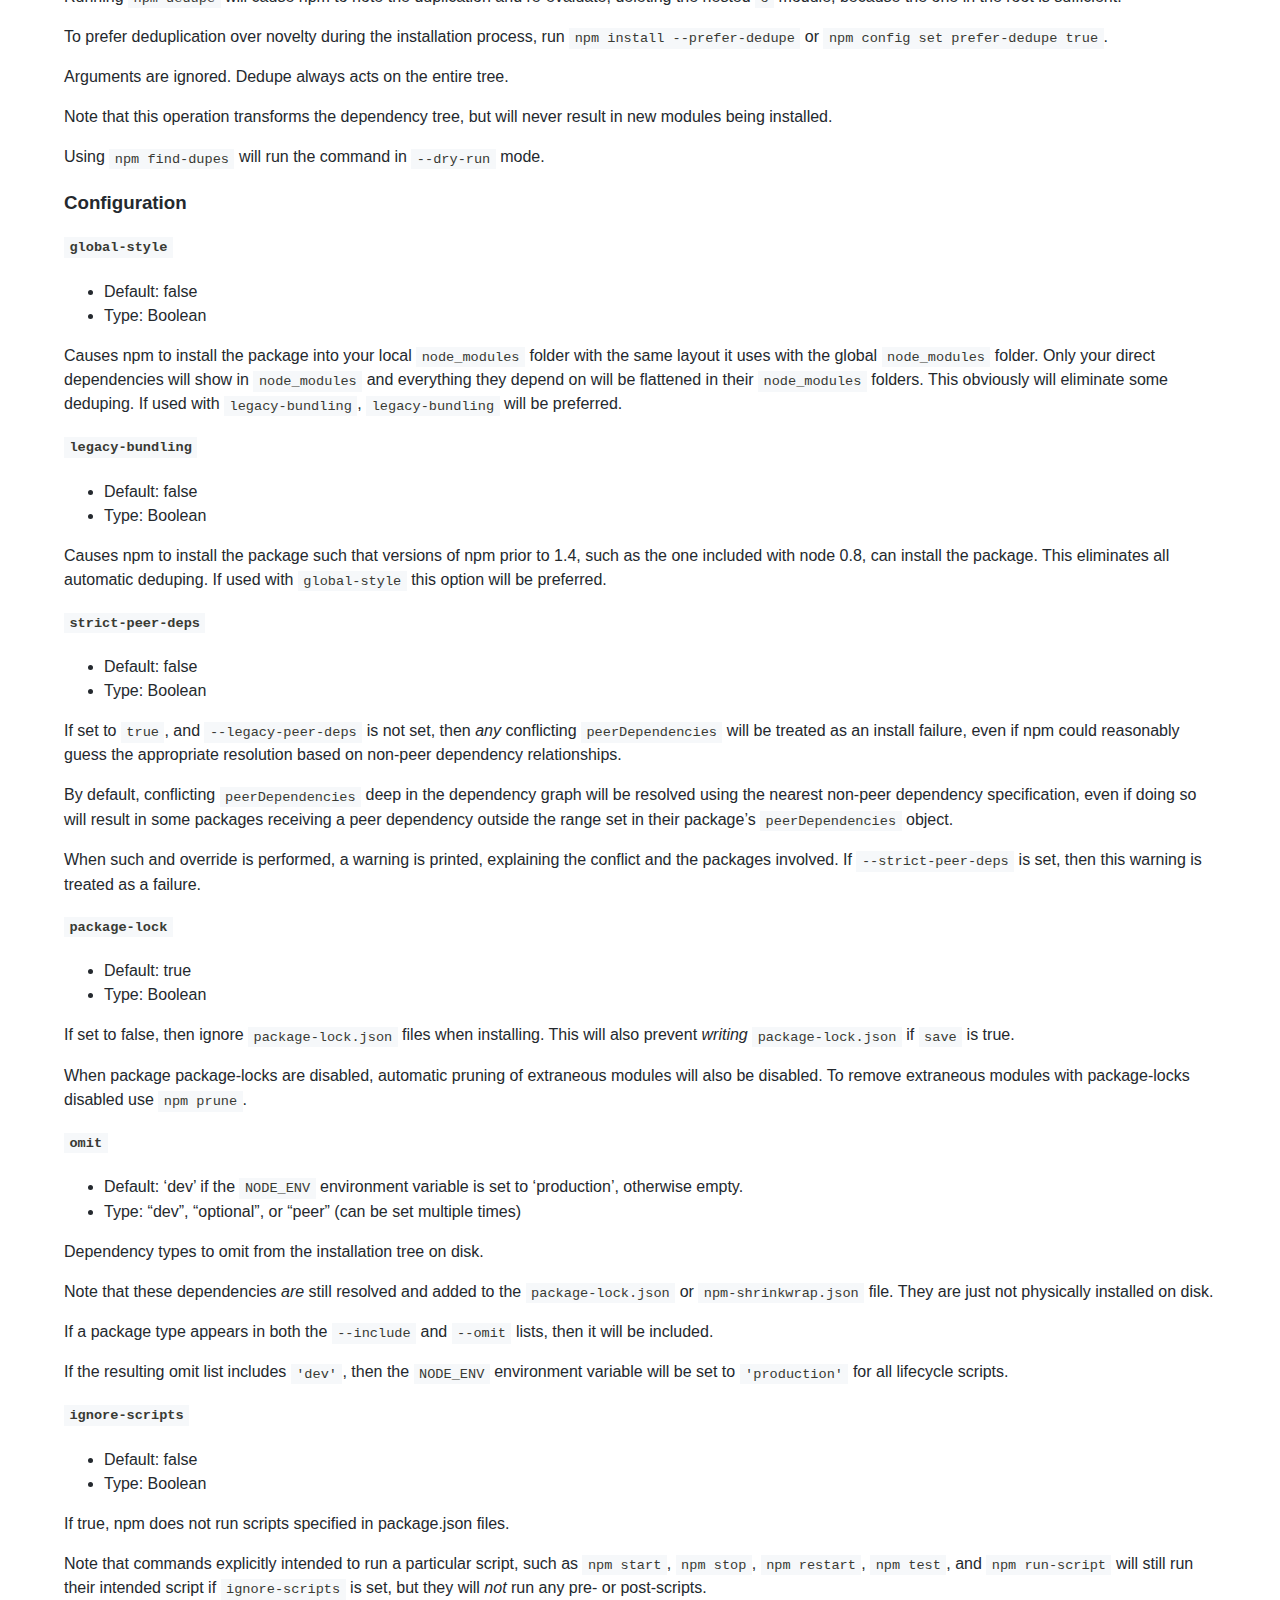
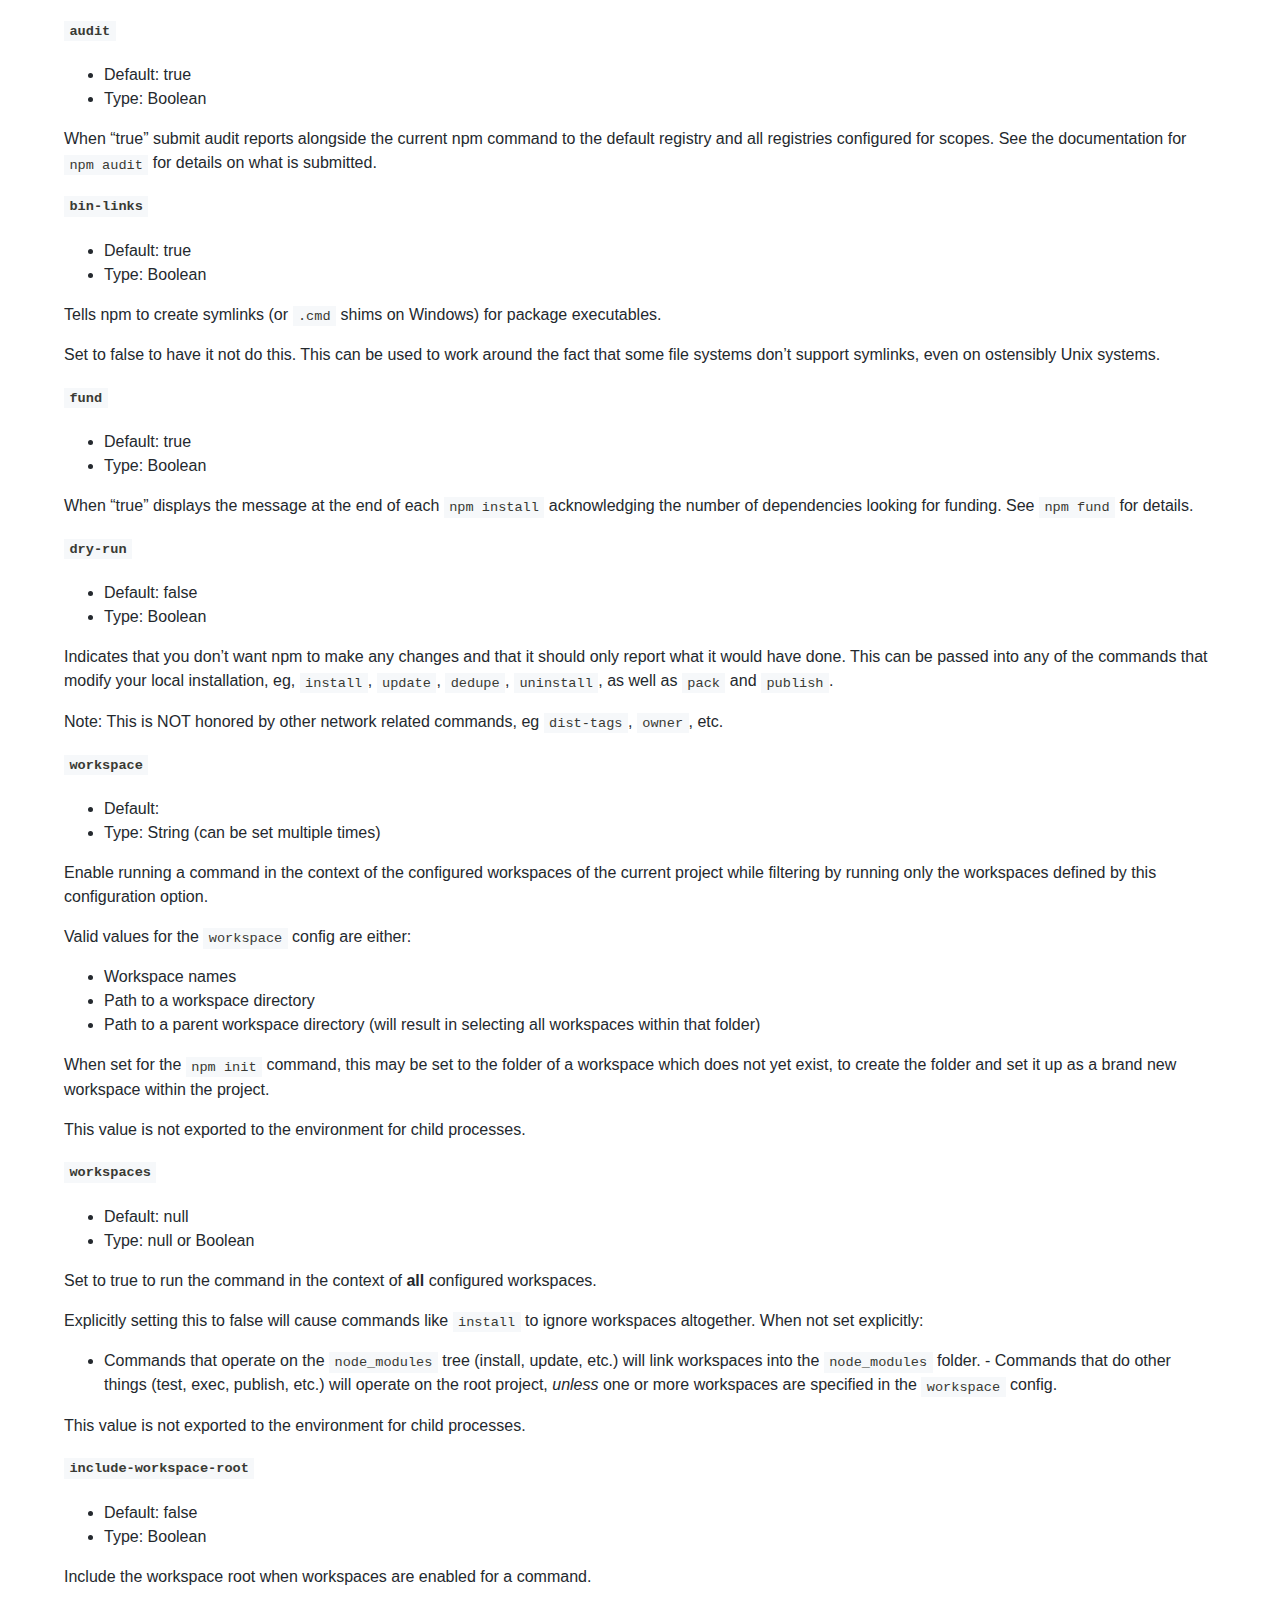
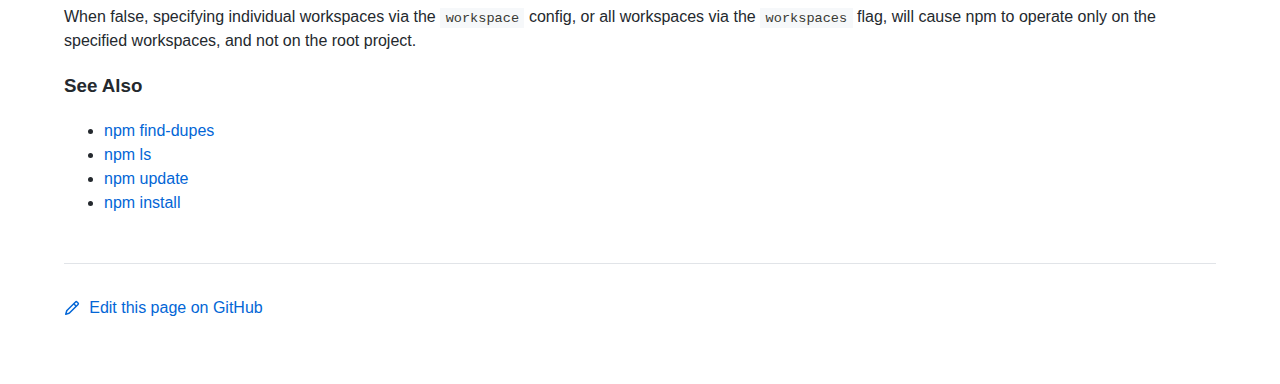
<file: .metadata/.plugins/org.eclipse.wildwebdeveloper.embedder.node/node-v16.13.0-win-x64/node_modules/npm/docs/output/commands/npm-dedupe.html>
<html><head>
<title>npm-dedupe</title>
<style>
body {
    background-color: #ffffff;
    color: #24292e;

    margin: 0;

    line-height: 1.5;

    font-family: -apple-system, BlinkMacSystemFont, "Segoe UI", Helvetica, Arial, sans-serif, "Apple Color Emoji", "Segoe UI Emoji";
}
#rainbar {
    height: 10px;
    background-image: linear-gradient(139deg, #fb8817, #ff4b01, #c12127, #e02aff);
}

a {
    text-decoration: none;
    color: #0366d6;
}
a:hover {
    text-decoration: underline;
}

pre {
    margin: 1em 0px;
    padding: 1em;
    border: solid 1px #e1e4e8;
    border-radius: 6px;

    display: block;
    overflow: auto;

    white-space: pre;

    background-color: #f6f8fa;
    color: #393a34;
}
code {
    font-family: SFMono-Regular, Consolas, "Liberation Mono", Menlo, Courier, monospace;
    font-size: 85%;
    padding: 0.2em 0.4em;
    background-color: #f6f8fa;
    color: #393a34;
}
pre > code {
    padding: 0;
    background-color: inherit;
    color: inherit;
}
h1, h2, h3 {
    font-weight: 600;
}

#logobar {
    background-color: #333333;
    margin: 0 auto;
    padding: 1em 4em;
}
#logobar .logo {
    float: left;
}
#logobar .title {
    font-weight: 600;
    color: #dddddd;
    float: left;
    margin: 5px 0 0 1em;
}
#logobar:after {
    content: "";
    display: block;
    clear: both;
}

#content {
    margin: 0 auto;
    padding: 0 4em;
}

#table_of_contents > h2 {
    font-size: 1.17em;
}
#table_of_contents ul:first-child {
    border: solid 1px #e1e4e8;
    border-radius: 6px;
    padding: 1em;
    background-color: #f6f8fa;
    color: #393a34;
}
#table_of_contents ul {
    list-style-type: none;
    padding-left: 1.5em;
}
#table_of_contents li {
    font-size: 0.9em;
}
#table_of_contents li a {
    color: #000000;
}

header.title {
    border-bottom: solid 1px #e1e4e8;
}
header.title > h1 {
    margin-bottom: 0.25em;
}
header.title > .description {
    display: block;
    margin-bottom: 0.5em;
    line-height: 1;
}

footer#edit {
    border-top: solid 1px #e1e4e8;
    margin: 3em 0 4em 0;
    padding-top: 2em;
}
</style>
</head>
<body>
<div id="banner">
<div id="rainbar"></div>
<div id="logobar">
<svg class="logo" role="img" height="32" width="32" viewBox="0 0 700 700">
<polygon fill="#cb0000" points="0,700 700,700 700,0 0,0"></polygon>
<polygon fill="#ffffff" points="150,550 350,550 350,250 450,250 450,550 550,550 550,150 150,150"></polygon>
</svg>
<div class="title">
npm command-line interface
</div>
</div>
</div>

<section id="content">
<header class="title">
<h1 id="npm-dedupe">npm-dedupe</h1>
<span class="description">Reduce duplication in the package tree</span>
</header>

<section id="table_of_contents">
<h2 id="table-of-contents">Table of contents</h2>
<div id="_table_of_contents"><ul><li><a href="#synopsis">Synopsis</a></li><li><a href="#description">Description</a></li><li><a href="#configuration">Configuration</a></li><ul><li><a href="#global-style"><code>global-style</code></a></li><li><a href="#legacy-bundling"><code>legacy-bundling</code></a></li><li><a href="#strict-peer-deps"><code>strict-peer-deps</code></a></li><li><a href="#package-lock"><code>package-lock</code></a></li><li><a href="#omit"><code>omit</code></a></li><li><a href="#ignore-scripts"><code>ignore-scripts</code></a></li><li><a href="#audit"><code>audit</code></a></li><li><a href="#bin-links"><code>bin-links</code></a></li><li><a href="#fund"><code>fund</code></a></li><li><a href="#dry-run"><code>dry-run</code></a></li><li><a href="#workspace"><code>workspace</code></a></li><li><a href="#workspaces"><code>workspaces</code></a></li><li><a href="#include-workspace-root"><code>include-workspace-root</code></a></li></ul><li><a href="#see-also">See Also</a></li></ul></div>
</section>

<div id="_content"><h3 id="synopsis">Synopsis</h3>
<pre lang="bash"><code>npm dedupe
npm ddp

aliases: ddp
</code></pre>
<h3 id="description">Description</h3>
<p>Searches the local package tree and attempts to simplify the overall
structure by moving dependencies further up the tree, where they can
be more effectively shared by multiple dependent packages.</p>
<p>For example, consider this dependency graph:</p>
<pre><code>a
+-- b &lt;-- depends on c@1.0.x
|   `-- c@1.0.3
`-- d &lt;-- depends on c@~1.0.9
    `-- c@1.0.10
</code></pre>
<p>In this case, <code>npm dedupe</code> will transform the tree to:</p>
<pre lang="bash"><code>a
+-- b
+-- d
`-- c@1.0.10
</code></pre>
<p>Because of the hierarchical nature of node’s module lookup, b and d
will both get their dependency met by the single c package at the root
level of the tree.</p>
<p>In some cases, you may have a dependency graph like this:</p>
<pre><code>a
+-- b &lt;-- depends on c@1.0.x
+-- c@1.0.3
`-- d &lt;-- depends on c@1.x
    `-- c@1.9.9
</code></pre>
<p>During the installation process, the <code>c@1.0.3</code> dependency for <code>b</code> was
placed in the root of the tree.  Though <code>d</code>’s dependency on <code>c@1.x</code> could
have been satisfied by <code>c@1.0.3</code>, the newer <code>c@1.9.0</code> dependency was used,
because npm favors updates by default, even when doing so causes
duplication.</p>
<p>Running <code>npm dedupe</code> will cause npm to note the duplication and
re-evaluate, deleting the nested <code>c</code> module, because the one in the root is
sufficient.</p>
<p>To prefer deduplication over novelty during the installation process, run
<code>npm install --prefer-dedupe</code> or <code>npm config set prefer-dedupe true</code>.</p>
<p>Arguments are ignored. Dedupe always acts on the entire tree.</p>
<p>Note that this operation transforms the dependency tree, but will never
result in new modules being installed.</p>
<p>Using <code>npm find-dupes</code> will run the command in <code>--dry-run</code> mode.</p>
<h3 id="configuration">Configuration</h3>
<!-- raw HTML omitted -->
<!-- raw HTML omitted -->
<!-- raw HTML omitted -->
<h4 id="global-style"><code>global-style</code></h4>
<ul>
<li>Default: false</li>
<li>Type: Boolean</li>
</ul>
<p>Causes npm to install the package into your local <code>node_modules</code> folder with
the same layout it uses with the global <code>node_modules</code> folder. Only your
direct dependencies will show in <code>node_modules</code> and everything they depend
on will be flattened in their <code>node_modules</code> folders. This obviously will
eliminate some deduping. If used with <code>legacy-bundling</code>, <code>legacy-bundling</code>
will be preferred.</p>
<!-- raw HTML omitted -->
<!-- raw HTML omitted -->
<h4 id="legacy-bundling"><code>legacy-bundling</code></h4>
<ul>
<li>Default: false</li>
<li>Type: Boolean</li>
</ul>
<p>Causes npm to install the package such that versions of npm prior to 1.4,
such as the one included with node 0.8, can install the package. This
eliminates all automatic deduping. If used with <code>global-style</code> this option
will be preferred.</p>
<!-- raw HTML omitted -->
<!-- raw HTML omitted -->
<h4 id="strict-peer-deps"><code>strict-peer-deps</code></h4>
<ul>
<li>Default: false</li>
<li>Type: Boolean</li>
</ul>
<p>If set to <code>true</code>, and <code>--legacy-peer-deps</code> is not set, then <em>any</em>
conflicting <code>peerDependencies</code> will be treated as an install failure, even
if npm could reasonably guess the appropriate resolution based on non-peer
dependency relationships.</p>
<p>By default, conflicting <code>peerDependencies</code> deep in the dependency graph will
be resolved using the nearest non-peer dependency specification, even if
doing so will result in some packages receiving a peer dependency outside
the range set in their package’s <code>peerDependencies</code> object.</p>
<p>When such and override is performed, a warning is printed, explaining the
conflict and the packages involved. If <code>--strict-peer-deps</code> is set, then
this warning is treated as a failure.</p>
<!-- raw HTML omitted -->
<!-- raw HTML omitted -->
<h4 id="package-lock"><code>package-lock</code></h4>
<ul>
<li>Default: true</li>
<li>Type: Boolean</li>
</ul>
<p>If set to false, then ignore <code>package-lock.json</code> files when installing. This
will also prevent <em>writing</em> <code>package-lock.json</code> if <code>save</code> is true.</p>
<p>When package package-locks are disabled, automatic pruning of extraneous
modules will also be disabled. To remove extraneous modules with
package-locks disabled use <code>npm prune</code>.</p>
<!-- raw HTML omitted -->
<!-- raw HTML omitted -->
<h4 id="omit"><code>omit</code></h4>
<ul>
<li>Default: ‘dev’ if the <code>NODE_ENV</code> environment variable is set to
‘production’, otherwise empty.</li>
<li>Type: “dev”, “optional”, or “peer” (can be set multiple times)</li>
</ul>
<p>Dependency types to omit from the installation tree on disk.</p>
<p>Note that these dependencies <em>are</em> still resolved and added to the
<code>package-lock.json</code> or <code>npm-shrinkwrap.json</code> file. They are just not
physically installed on disk.</p>
<p>If a package type appears in both the <code>--include</code> and <code>--omit</code> lists, then
it will be included.</p>
<p>If the resulting omit list includes <code>'dev'</code>, then the <code>NODE_ENV</code> environment
variable will be set to <code>'production'</code> for all lifecycle scripts.</p>
<!-- raw HTML omitted -->
<!-- raw HTML omitted -->
<h4 id="ignore-scripts"><code>ignore-scripts</code></h4>
<ul>
<li>Default: false</li>
<li>Type: Boolean</li>
</ul>
<p>If true, npm does not run scripts specified in package.json files.</p>
<p>Note that commands explicitly intended to run a particular script, such as
<code>npm start</code>, <code>npm stop</code>, <code>npm restart</code>, <code>npm test</code>, and <code>npm run-script</code>
will still run their intended script if <code>ignore-scripts</code> is set, but they
will <em>not</em> run any pre- or post-scripts.</p>
<!-- raw HTML omitted -->
<!-- raw HTML omitted -->
<h4 id="audit"><code>audit</code></h4>
<ul>
<li>Default: true</li>
<li>Type: Boolean</li>
</ul>
<p>When “true” submit audit reports alongside the current npm command to the
default registry and all registries configured for scopes. See the
documentation for <a href="../commands/npm-audit.html"><code>npm audit</code></a> for details on what is
submitted.</p>
<!-- raw HTML omitted -->
<!-- raw HTML omitted -->
<h4 id="bin-links"><code>bin-links</code></h4>
<ul>
<li>Default: true</li>
<li>Type: Boolean</li>
</ul>
<p>Tells npm to create symlinks (or <code>.cmd</code> shims on Windows) for package
executables.</p>
<p>Set to false to have it not do this. This can be used to work around the
fact that some file systems don’t support symlinks, even on ostensibly Unix
systems.</p>
<!-- raw HTML omitted -->
<!-- raw HTML omitted -->
<h4 id="fund"><code>fund</code></h4>
<ul>
<li>Default: true</li>
<li>Type: Boolean</li>
</ul>
<p>When “true” displays the message at the end of each <code>npm install</code>
acknowledging the number of dependencies looking for funding. See <a href="../commands/npm-fund.html"><code>npm fund</code></a> for details.</p>
<!-- raw HTML omitted -->
<!-- raw HTML omitted -->
<h4 id="dry-run"><code>dry-run</code></h4>
<ul>
<li>Default: false</li>
<li>Type: Boolean</li>
</ul>
<p>Indicates that you don’t want npm to make any changes and that it should
only report what it would have done. This can be passed into any of the
commands that modify your local installation, eg, <code>install</code>, <code>update</code>,
<code>dedupe</code>, <code>uninstall</code>, as well as <code>pack</code> and <code>publish</code>.</p>
<p>Note: This is NOT honored by other network related commands, eg <code>dist-tags</code>,
<code>owner</code>, etc.</p>
<!-- raw HTML omitted -->
<!-- raw HTML omitted -->
<h4 id="workspace"><code>workspace</code></h4>
<ul>
<li>Default:</li>
<li>Type: String (can be set multiple times)</li>
</ul>
<p>Enable running a command in the context of the configured workspaces of the
current project while filtering by running only the workspaces defined by
this configuration option.</p>
<p>Valid values for the <code>workspace</code> config are either:</p>
<ul>
<li>Workspace names</li>
<li>Path to a workspace directory</li>
<li>Path to a parent workspace directory (will result in selecting all
workspaces within that folder)</li>
</ul>
<p>When set for the <code>npm init</code> command, this may be set to the folder of a
workspace which does not yet exist, to create the folder and set it up as a
brand new workspace within the project.</p>
<p>This value is not exported to the environment for child processes.</p>
<!-- raw HTML omitted -->
<!-- raw HTML omitted -->
<h4 id="workspaces"><code>workspaces</code></h4>
<ul>
<li>Default: null</li>
<li>Type: null or Boolean</li>
</ul>
<p>Set to true to run the command in the context of <strong>all</strong> configured
workspaces.</p>
<p>Explicitly setting this to false will cause commands like <code>install</code> to
ignore workspaces altogether. When not set explicitly:</p>
<ul>
<li>Commands that operate on the <code>node_modules</code> tree (install, update, etc.)
will link workspaces into the <code>node_modules</code> folder. - Commands that do
other things (test, exec, publish, etc.) will operate on the root project,
<em>unless</em> one or more workspaces are specified in the <code>workspace</code> config.</li>
</ul>
<p>This value is not exported to the environment for child processes.</p>
<!-- raw HTML omitted -->
<!-- raw HTML omitted -->
<h4 id="include-workspace-root"><code>include-workspace-root</code></h4>
<ul>
<li>Default: false</li>
<li>Type: Boolean</li>
</ul>
<p>Include the workspace root when workspaces are enabled for a command.</p>
<p>When false, specifying individual workspaces via the <code>workspace</code> config, or
all workspaces via the <code>workspaces</code> flag, will cause npm to operate only on
the specified workspaces, and not on the root project.</p>
<!-- raw HTML omitted -->
<!-- raw HTML omitted -->
<!-- raw HTML omitted -->
<h3 id="see-also">See Also</h3>
<ul>
<li><a href="../commands/npm-find-dupes.html">npm find-dupes</a></li>
<li><a href="../commands/npm-ls.html">npm ls</a></li>
<li><a href="../commands/npm-update.html">npm update</a></li>
<li><a href="../commands/npm-install.html">npm install</a></li>
</ul>
</div>

<footer id="edit">
<a href="https://github.com/npm/cli/edit/latest/docs/content/commands/npm-dedupe.md">
<svg role="img" viewBox="0 0 16 16" width="16" height="16" fill="currentcolor" style="vertical-align: text-bottom; margin-right: 0.3em;">
<path fill-rule="evenodd" d="M11.013 1.427a1.75 1.75 0 012.474 0l1.086 1.086a1.75 1.75 0 010 2.474l-8.61 8.61c-.21.21-.47.364-.756.445l-3.251.93a.75.75 0 01-.927-.928l.929-3.25a1.75 1.75 0 01.445-.758l8.61-8.61zm1.414 1.06a.25.25 0 00-.354 0L10.811 3.75l1.439 1.44 1.263-1.263a.25.25 0 000-.354l-1.086-1.086zM11.189 6.25L9.75 4.81l-6.286 6.287a.25.25 0 00-.064.108l-.558 1.953 1.953-.558a.249.249 0 00.108-.064l6.286-6.286z"></path>
</svg>
Edit this page on GitHub
</a>
</footer>
</section>



</body></html>
</file>
<file: .metadata/.plugins/org.eclipse.wildwebdeveloper.embedder.node/node-v16.13.0-win-x64/node_modules/npm/node_modules/unique-filename/coverage/prettify.css>
.pln{color:#000}@media screen{.str{color:#080}.kwd{color:#008}.com{color:#800}.typ{color:#606}.lit{color:#066}.pun,.opn,.clo{color:#660}.tag{color:#008}.atn{color:#606}.atv{color:#080}.dec,.var{color:#606}.fun{color:red}}@media print,projection{.str{color:#060}.kwd{color:#006;font-weight:bold}.com{color:#600;font-style:italic}.typ{color:#404;font-weight:bold}.lit{color:#044}.pun,.opn,.clo{color:#440}.tag{color:#006;font-weight:bold}.atn{color:#404}.atv{color:#060}}pre.prettyprint{padding:2px;border:1px solid #888}ol.linenums{margin-top:0;margin-bottom:0}li.L0,li.L1,li.L2,li.L3,li.L5,li.L6,li.L7,li.L8{list-style-type:none}li.L1,li.L3,li.L5,li.L7,li.L9{background:#eee}
</file>
<file: .metadata/.plugins/org.eclipse.wildwebdeveloper.embedder.node/node-v16.13.0-win-x64/node_modules/npm/node_modules/unique-filename/coverage/base.css>
body, html {
    margin:0; padding: 0;
}
body {
    font-family: Helvetica Neue, Helvetica,Arial;
    font-size: 10pt;
}
div.header, div.footer {
    background: #eee;
    padding: 1em;
}
div.header {
    z-index: 100;
    position: fixed;
    top: 0;
    border-bottom: 1px solid #666;
    width: 100%;
}
div.footer {
    border-top: 1px solid #666;
}
div.body {
    margin-top: 10em;
}
div.meta {
    font-size: 90%;
    text-align: center;
}
h1, h2, h3 {
    font-weight: normal;
}
h1 {
    font-size: 12pt;
}
h2 {
    font-size: 10pt;
}
pre {
    font-family: Consolas, Menlo, Monaco, monospace;
    margin: 0;
    padding: 0;
    line-height: 1.3;
    font-size: 14px;
    -moz-tab-size: 2;
    -o-tab-size:  2;
    tab-size: 2;
}

div.path { font-size: 110%; }
div.path a:link, div.path a:visited { color: #000; }
table.coverage { border-collapse: collapse; margin:0; padding: 0 }

table.coverage td {
    margin: 0;
    padding: 0;
    color: #111;
    vertical-align: top;
}
table.coverage td.line-count {
    width: 50px;
    text-align: right;
    padding-right: 5px;
}
table.coverage td.line-coverage {
    color: #777 !important;
    text-align: right;
    border-left: 1px solid #666;
    border-right: 1px solid #666;
}

table.coverage td.text {
}

table.coverage td span.cline-any {
    display: inline-block;
    padding: 0 5px;
    width: 40px;
}
table.coverage td span.cline-neutral {
    background: #eee;
}
table.coverage td span.cline-yes {
    background: #b5d592;
    color: #999;
}
table.coverage td span.cline-no {
    background: #fc8c84;
}

.cstat-yes { color: #111; }
.cstat-no { background: #fc8c84; color: #111; }
.fstat-no { background: #ffc520; color: #111 !important; }
.cbranch-no { background:  yellow !important; color: #111; }

.cstat-skip { background: #ddd; color: #111; }
.fstat-skip { background: #ddd; color: #111 !important; }
.cbranch-skip { background: #ddd !important; color: #111; }

.missing-if-branch {
    display: inline-block;
    margin-right: 10px;
    position: relative;
    padding: 0 4px;
    background: black;
    color: yellow;
}

.skip-if-branch {
    display: none;
    margin-right: 10px;
    position: relative;
    padding: 0 4px;
    background: #ccc;
    color: white;
}

.missing-if-branch .typ, .skip-if-branch .typ {
    color: inherit !important;
}

.entity, .metric { font-weight: bold; }
.metric { display: inline-block; border: 1px solid #333; padding: 0.3em; background: white; }
.metric small { font-size: 80%; font-weight: normal; color: #666; }

div.coverage-summary table { border-collapse: collapse; margin: 3em; font-size: 110%; }
div.coverage-summary td, div.coverage-summary table  th { margin: 0; padding: 0.25em 1em; border-top: 1px solid #666; border-bottom: 1px solid #666; }
div.coverage-summary th { text-align: left; border: 1px solid #666; background: #eee; font-weight: normal; }
div.coverage-summary th.file { border-right: none !important; }
div.coverage-summary th.pic { border-left: none !important; text-align: right; }
div.coverage-summary th.pct { border-right: none !important; }
div.coverage-summary th.abs { border-left: none !important; text-align: right; }
div.coverage-summary td.pct { text-align: right; border-left: 1px solid #666; }
div.coverage-summary td.abs { text-align: right; font-size: 90%; color: #444; border-right: 1px solid #666; }
div.coverage-summary td.file { border-left: 1px solid #666; white-space: nowrap;  }
div.coverage-summary td.pic { min-width: 120px !important;  }
div.coverage-summary a:link { text-decoration: none; color: #000; }
div.coverage-summary a:visited { text-decoration: none; color: #777; }
div.coverage-summary a:hover { text-decoration: underline; }
div.coverage-summary tfoot td { border-top: 1px solid #666; }

div.coverage-summary .sorter {
    height: 10px;
    width: 7px;
    display: inline-block;
    margin-left: 0.5em;
    background: url(sort-arrow-sprite.png) no-repeat scroll 0 0 transparent;
}
div.coverage-summary .sorted .sorter {
    background-position: 0 -20px;
}
div.coverage-summary .sorted-desc .sorter {
    background-position: 0 -10px;
}

.high { background: #b5d592 !important; }
.medium { background: #ffe87c !important; }
.low { background: #fc8c84 !important; }

span.cover-fill, span.cover-empty {
    display:inline-block;
    border:1px solid #444;
    background: white;
    height: 12px;
}
span.cover-fill {
    background: #ccc;
    border-right: 1px solid #444;
}
span.cover-empty {
    background: white;
    border-left: none;
}
span.cover-full {
    border-right: none !important;
}
pre.prettyprint {
    border: none !important;
    padding: 0 !important;
    margin: 0 !important;
}
.com { color: #999 !important; }
.ignore-none { color: #999; font-weight: normal; }
</file>
